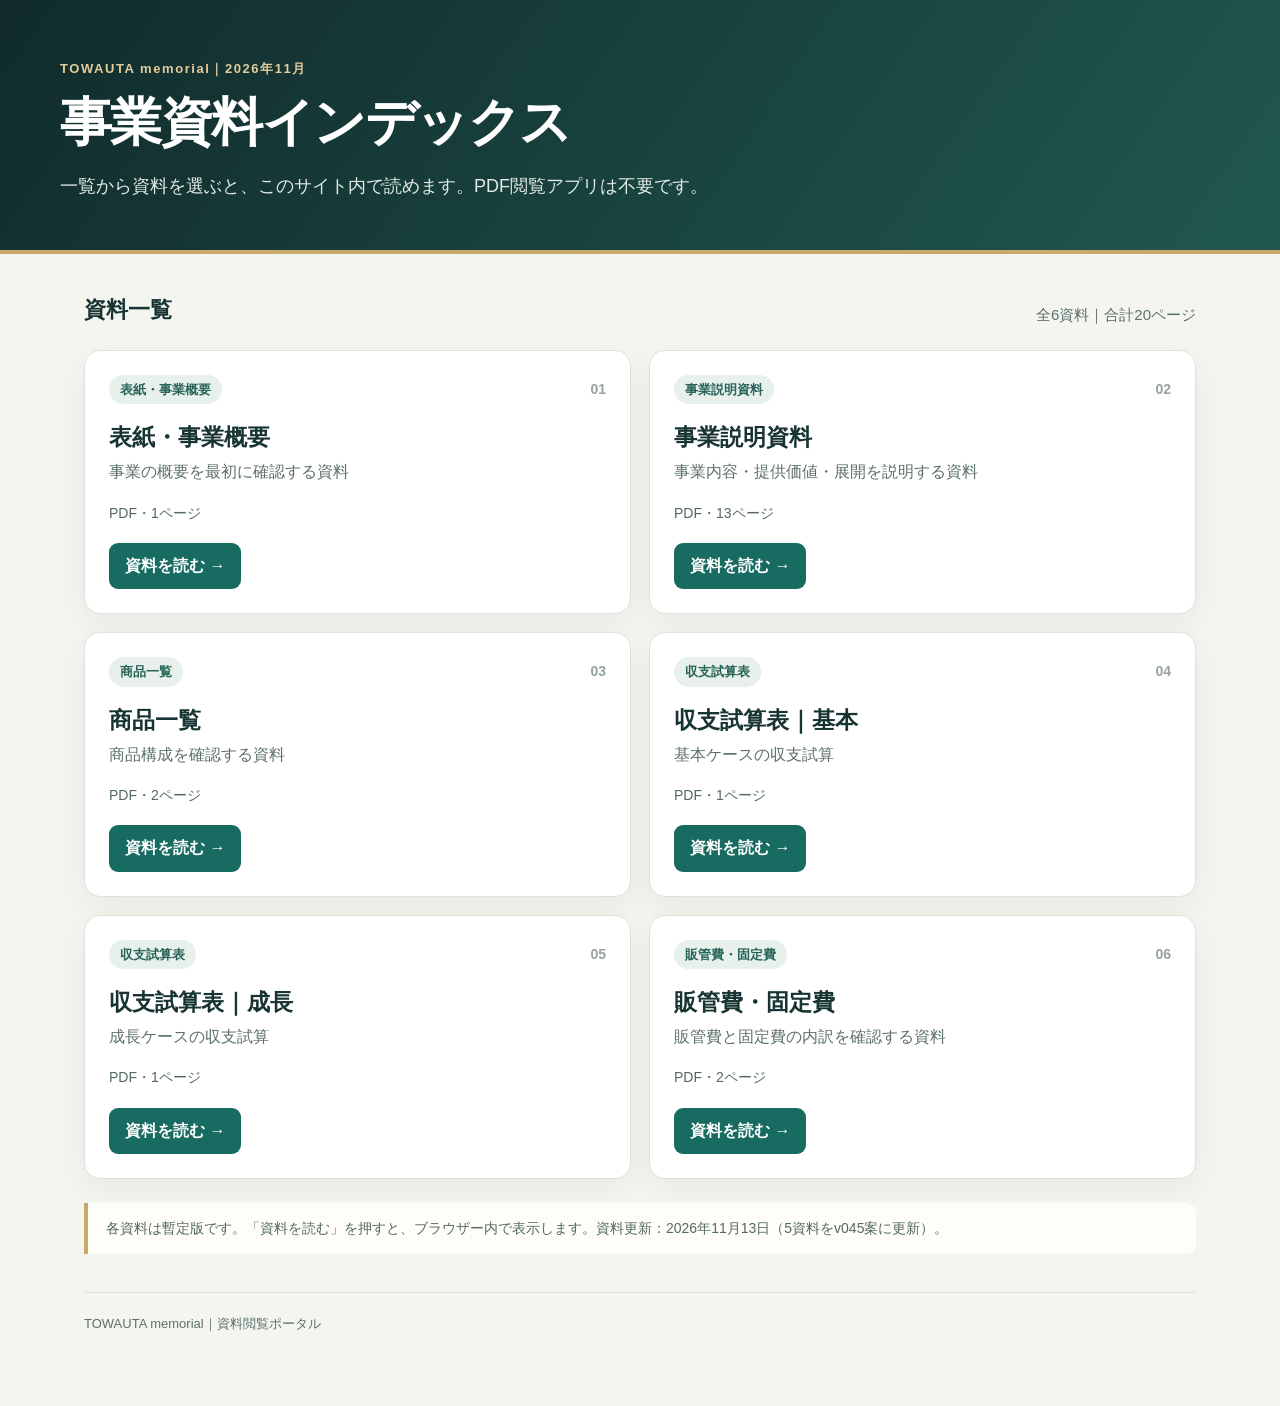
<file: memorial_draft/index.html>
<!doctype html><html lang="ja"><head><meta name="robots" content="noindex,nofollow,noarchive"><meta charset="utf-8"><meta name="viewport" content="width=device-width,initial-scale=1"><meta name="description" content="TOWAUTA memorialの事業資料PDF一覧"><title>TOWAUTA memorial｜資料インデックス</title><style>
:root{--ink:#173432;--muted:#5c706d;--teal:#176b61;--gold:#c9a86b;--paper:#f5f5ef;--line:#dce3dc;--white:#fff}*{box-sizing:border-box}body{margin:0;background:var(--paper);color:var(--ink);font-family:-apple-system,BlinkMacSystemFont,"Hiragino Kaku Gothic ProN","Yu Gothic",Meiryo,sans-serif;line-height:1.65}.hero{background:linear-gradient(125deg,#112b2c,#20584f);color:white;padding:58px max(24px,calc((100vw - 1160px)/2)) 48px;border-bottom:4px solid var(--gold)}.eyebrow{color:#e4cc9c;font-size:13px;font-weight:800;letter-spacing:.12em;margin:0 0 12px}.hero h1{font-size:clamp(32px,5vw,52px);line-height:1.2;margin:0;letter-spacing:-.03em}.hero p:last-child{max-width:700px;font-size:18px;color:#e2ece6;margin:18px 0 0}.wrap{max-width:1160px;margin:0 auto;padding:38px 24px 72px}.section-head{display:flex;align-items:end;justify-content:space-between;gap:16px;margin-bottom:22px}.section-head h2{margin:0;font-size:22px}.section-head p{margin:0;color:var(--muted);font-size:15px}.grid{display:grid;grid-template-columns:repeat(2,minmax(0,1fr));gap:18px}.card{background:var(--white);border:1px solid var(--line);border-radius:16px;padding:24px;box-shadow:0 10px 28px #183a3210;display:flex;flex-direction:column;min-height:225px}.card-top{display:flex;justify-content:space-between;align-items:center}.tag{display:inline-flex;border-radius:999px;background:#e7f0eb;color:#286458;font-size:13px;font-weight:800;padding:4px 11px}.number{font-size:14px;color:#96a49d;font-weight:800}.card h2{font-size:23px;line-height:1.35;margin:18px 0 6px}.card p{font-size:16px;color:var(--muted);margin:0}.meta{font-size:14px;color:#536963;margin-top:16px}.card-actions{display:flex;align-items:center;gap:16px;flex-wrap:wrap;margin-top:auto;padding-top:18px}.open{display:inline-block;align-self:flex-start;margin-top:auto;padding:10px 16px;border-radius:9px;background:var(--teal);color:white;text-decoration:none;font-size:16px;font-weight:750}.open:focus-visible{outline:3px solid #bd8623;outline-offset:3px}.note{margin-top:24px;border-left:4px solid var(--gold);background:#fffdf8;padding:14px 18px;border-radius:0 10px 10px 0;color:#536963;font-size:14px}.footer{border-top:1px solid var(--line);padding-top:20px;margin-top:38px;color:var(--muted);font-size:13px}@media(max-width:680px){.hero{padding:40px 22px 34px}.hero p:last-child{font-size:16px}.wrap{padding:28px 16px 54px}.section-head{display:block}.section-head p{margin-top:6px}.grid{grid-template-columns:1fr;gap:13px}.card{min-height:205px;padding:20px}.card h2{font-size:21px}}
</style></head><body><header class="hero"><p class="eyebrow">TOWAUTA memorial｜2026年11月</p><h1>事業資料インデックス</h1><p>一覧から資料を選ぶと、このサイト内で読めます。PDF閲覧アプリは不要です。</p></header><main class="wrap"><div class="section-head"><h2>資料一覧</h2><p>全6資料｜合計20ページ</p></div><section class="grid" aria-label="PDF資料一覧"><article class="card"><div class="card-top"><span class="tag">表紙・事業概要</span><span class="number">01</span></div><h2>表紙・事業概要</h2><p>事業の概要を最初に確認する資料</p><div class="meta">PDF・1ページ</div><div class="card-actions"><a class="open" href="viewer.html?doc=overview&amp;v=v045-20261113">資料を読む →</a></div></article><article class="card"><div class="card-top"><span class="tag">事業説明資料</span><span class="number">02</span></div><h2>事業説明資料</h2><p>事業内容・提供価値・展開を説明する資料</p><div class="meta">PDF・13ページ</div><div class="card-actions"><a class="open" href="viewer.html?doc=business-explanation&amp;v=v045-20261113">資料を読む →</a></div></article><article class="card"><div class="card-top"><span class="tag">商品一覧</span><span class="number">03</span></div><h2>商品一覧</h2><p>商品構成を確認する資料</p><div class="meta">PDF・2ページ</div><div class="card-actions"><a class="open" href="viewer.html?doc=products&amp;v=v045-20261113">資料を読む →</a></div></article><article class="card"><div class="card-top"><span class="tag">収支試算表</span><span class="number">04</span></div><h2>収支試算表｜基本</h2><p>基本ケースの収支試算</p><div class="meta">PDF・1ページ</div><div class="card-actions"><a class="open" href="viewer.html?doc=financial-basic&amp;v=v045-20261113">資料を読む →</a></div></article><article class="card"><div class="card-top"><span class="tag">収支試算表</span><span class="number">05</span></div><h2>収支試算表｜成長</h2><p>成長ケースの収支試算</p><div class="meta">PDF・1ページ</div><div class="card-actions"><a class="open" href="viewer.html?doc=financial-upside&amp;v=v045-20261113">資料を読む →</a></div></article><article class="card"><div class="card-top"><span class="tag">販管費・固定費</span><span class="number">06</span></div><h2>販管費・固定費</h2><p>販管費と固定費の内訳を確認する資料</p><div class="meta">PDF・2ページ</div><div class="card-actions"><a class="open" href="viewer.html?doc=selling-and-fixed-costs&amp;v=v045-20261113">資料を読む →</a></div></article></section><aside class="note">各資料は暫定版です。「資料を読む」を押すと、ブラウザー内で表示します。資料更新：2026年11月13日（5資料をv045案に更新）。</aside><footer class="footer">TOWAUTA memorial｜資料閲覧ポータル</footer></main></body></html>
</file>
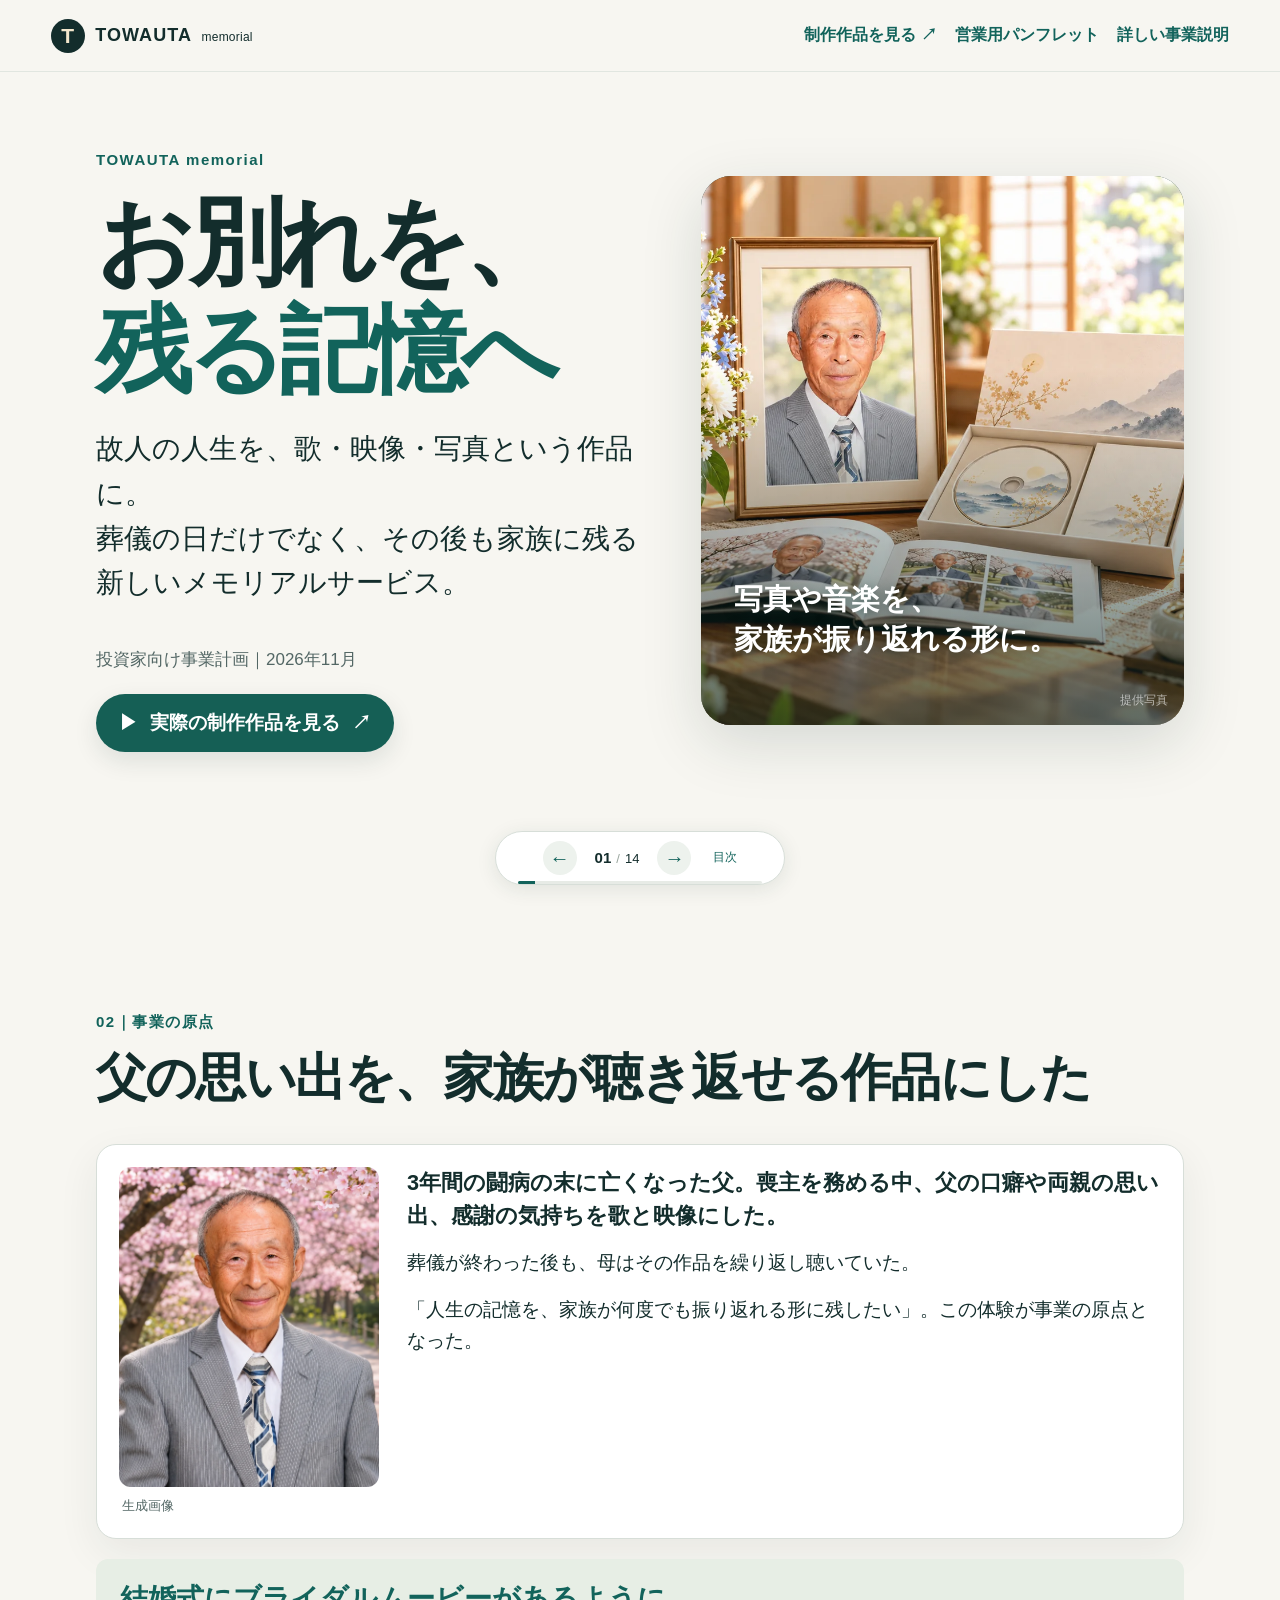
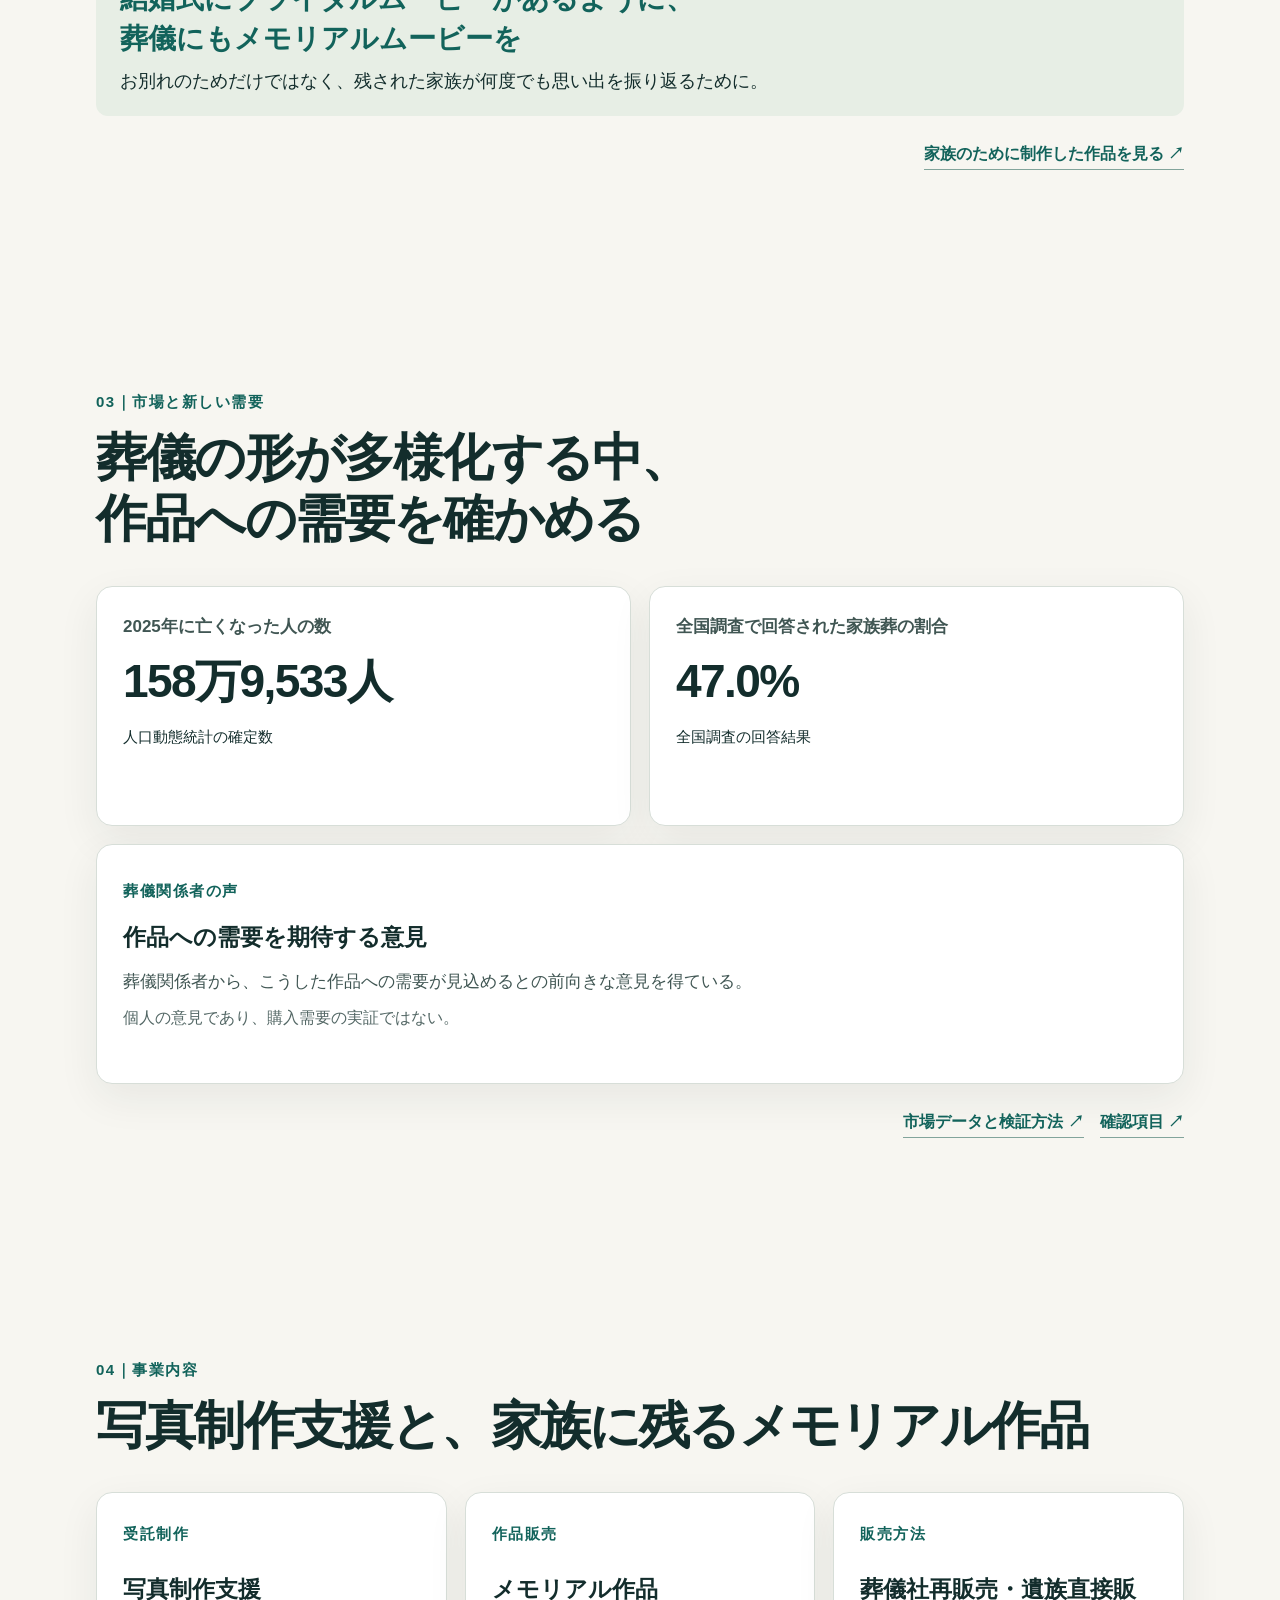
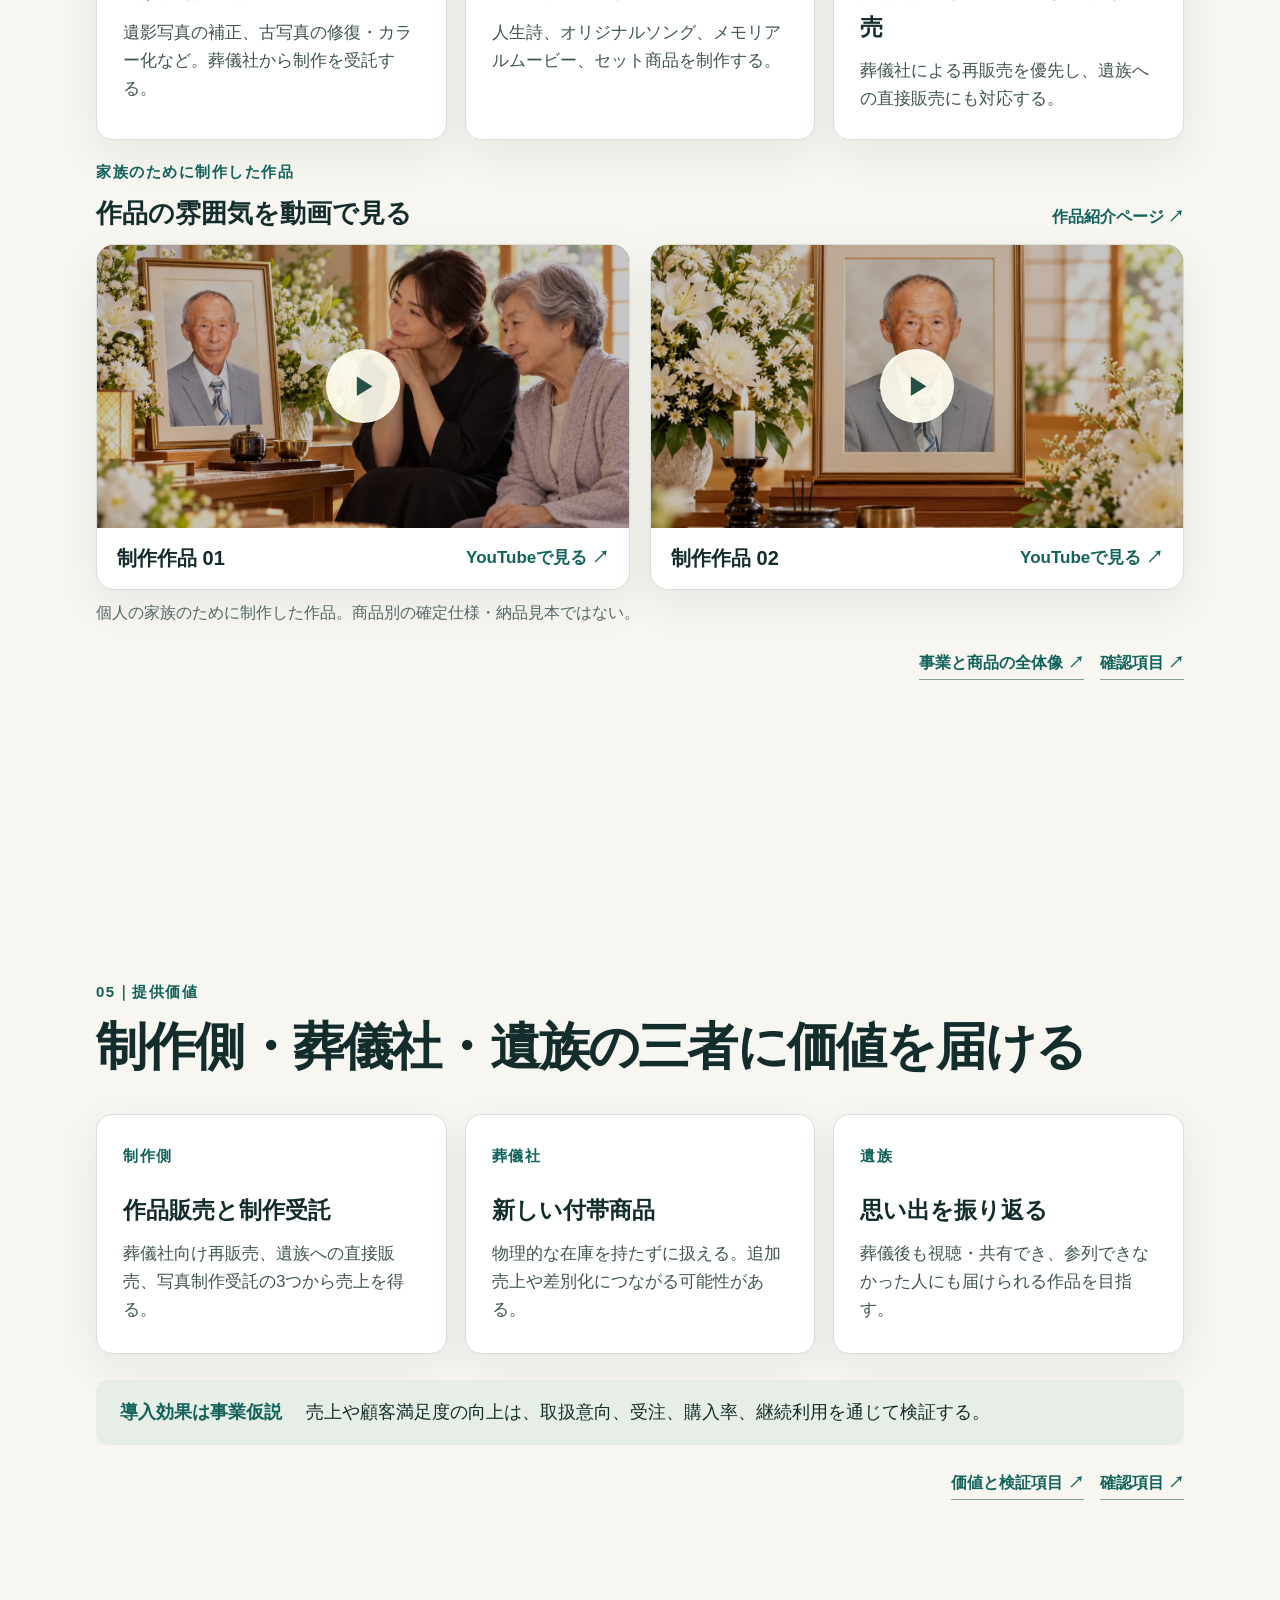
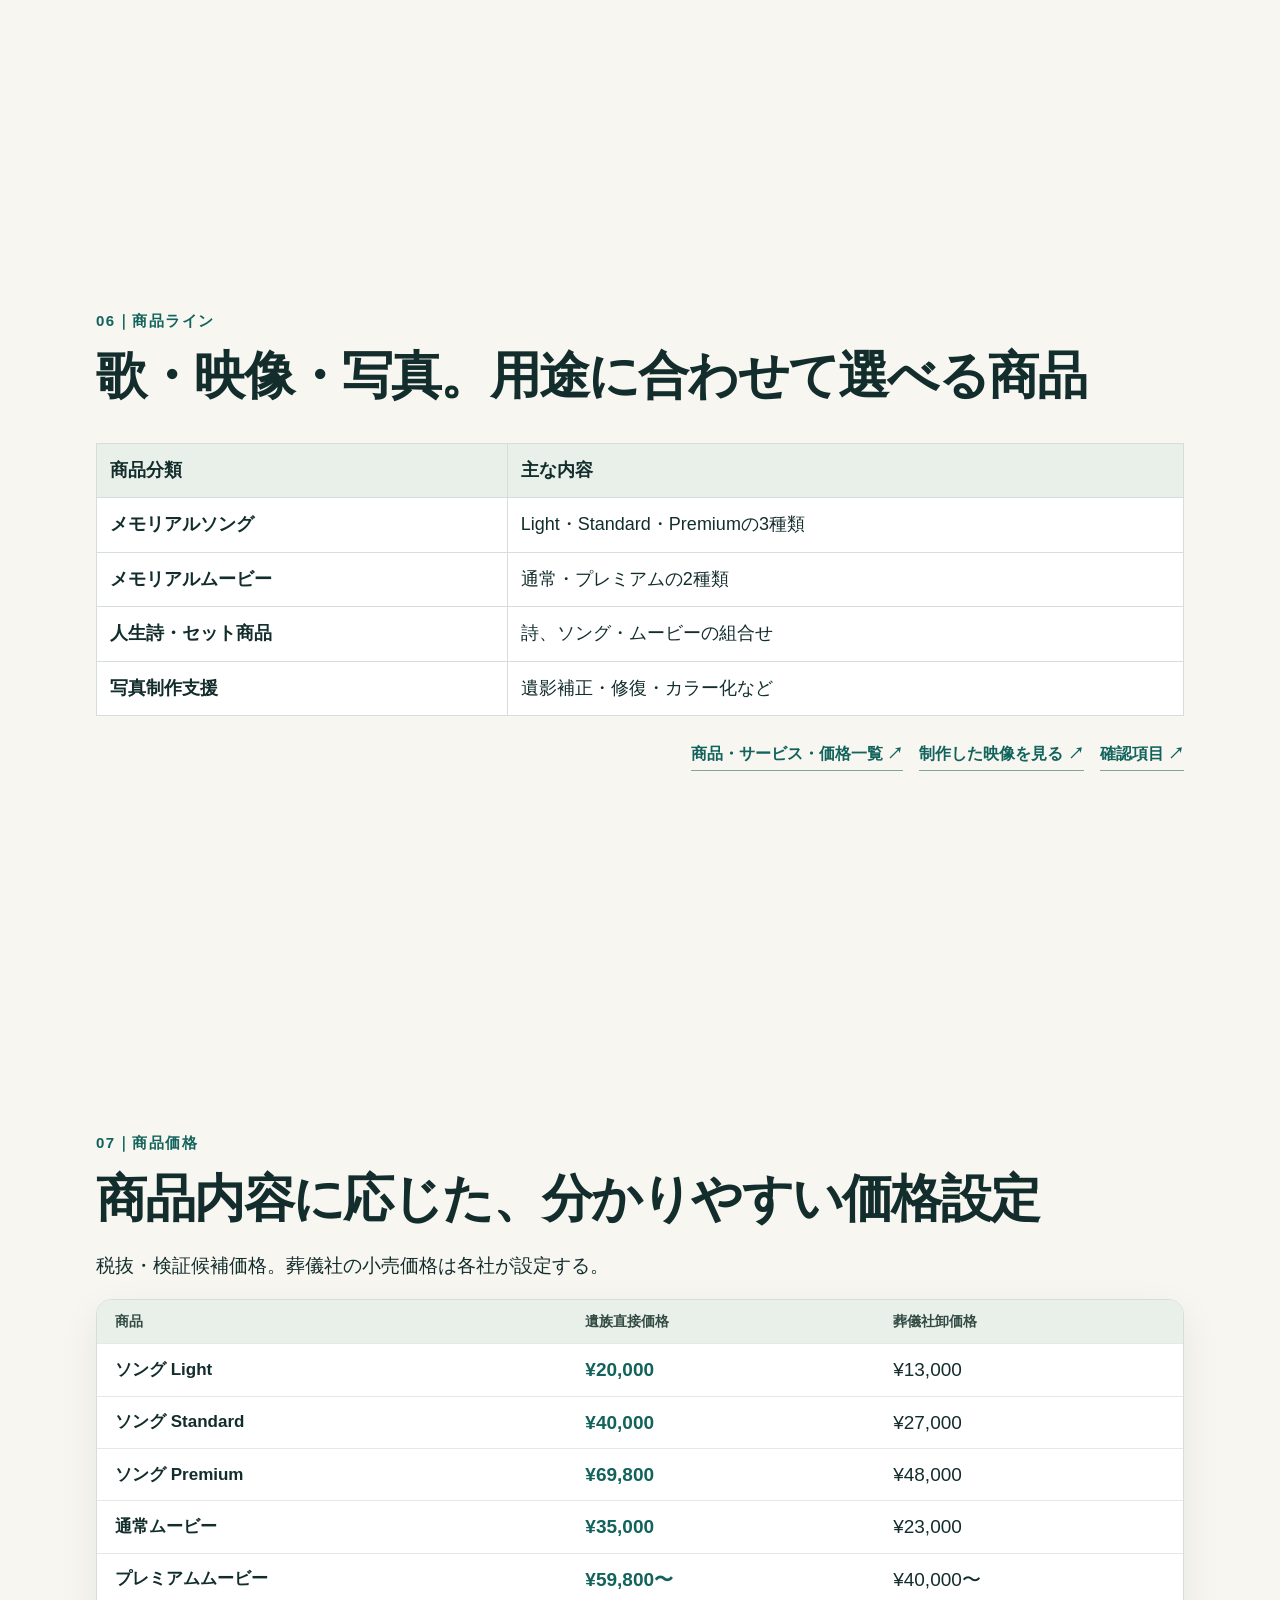
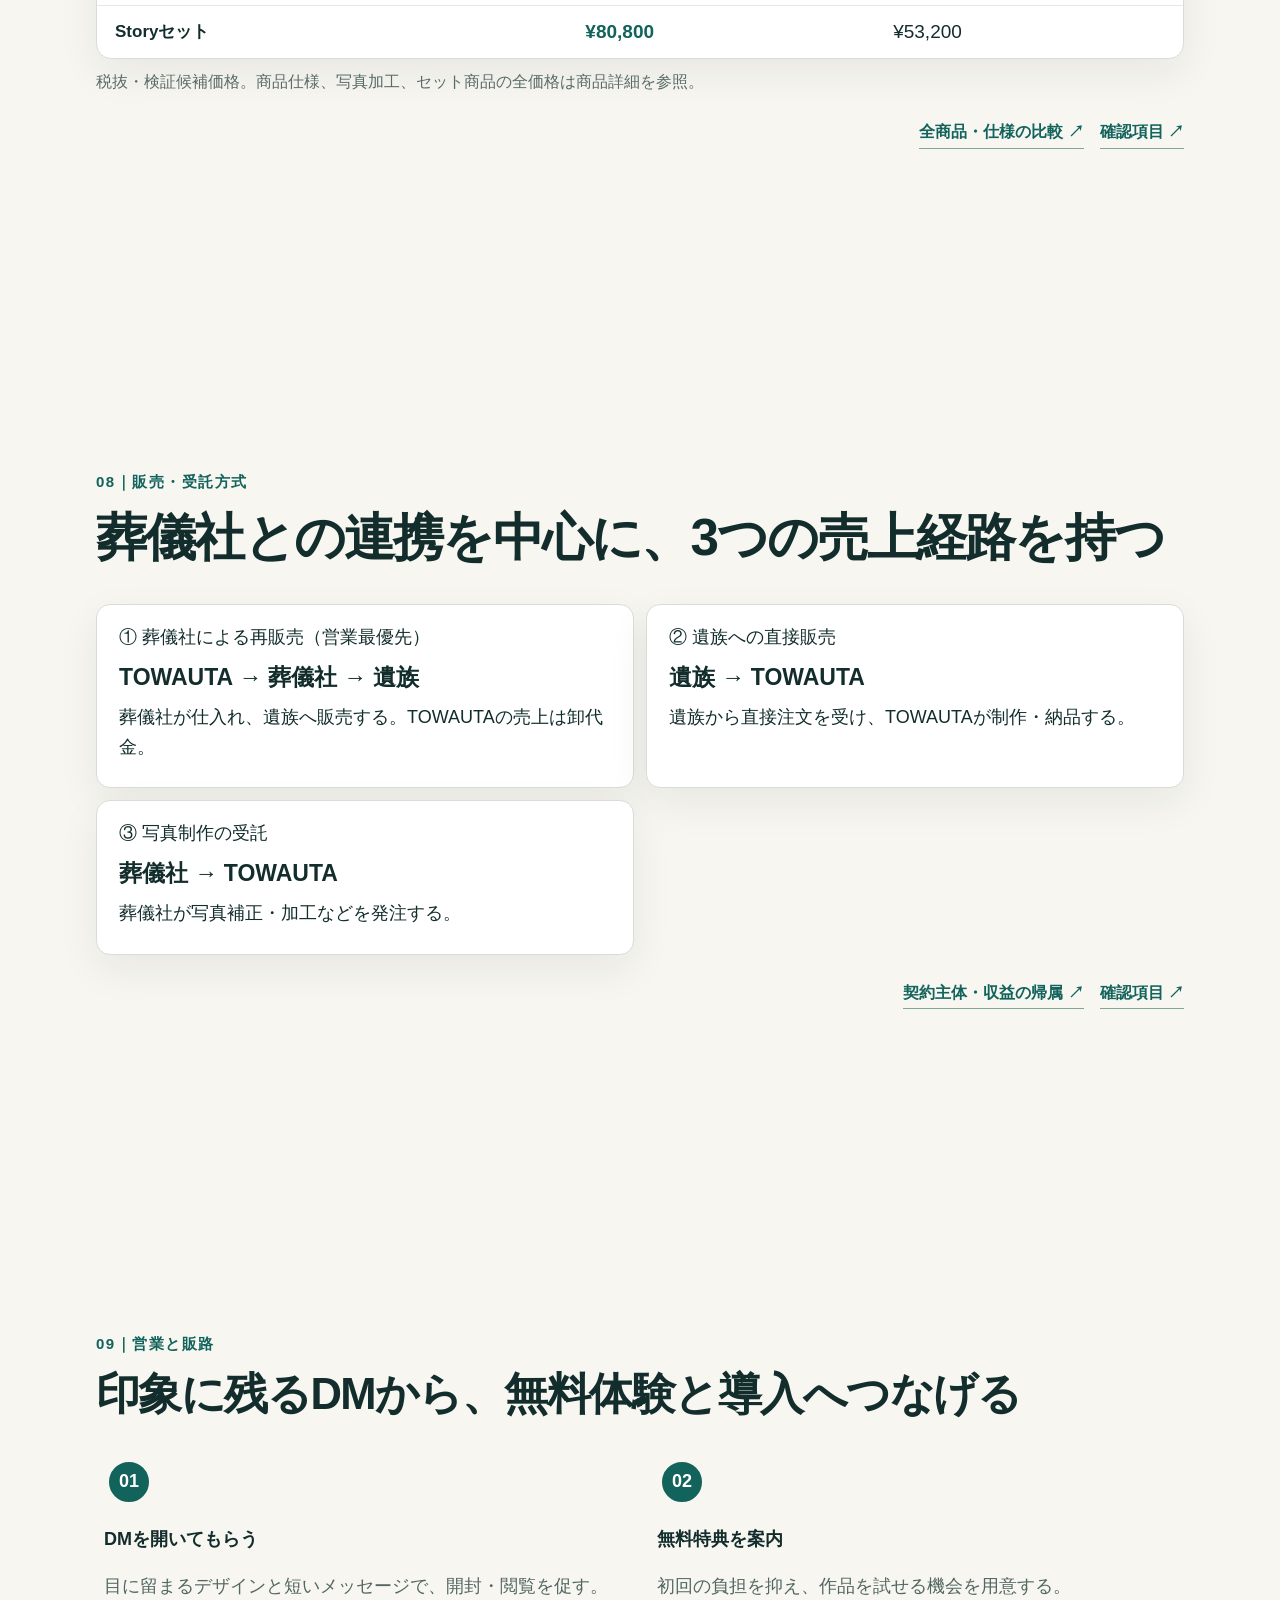
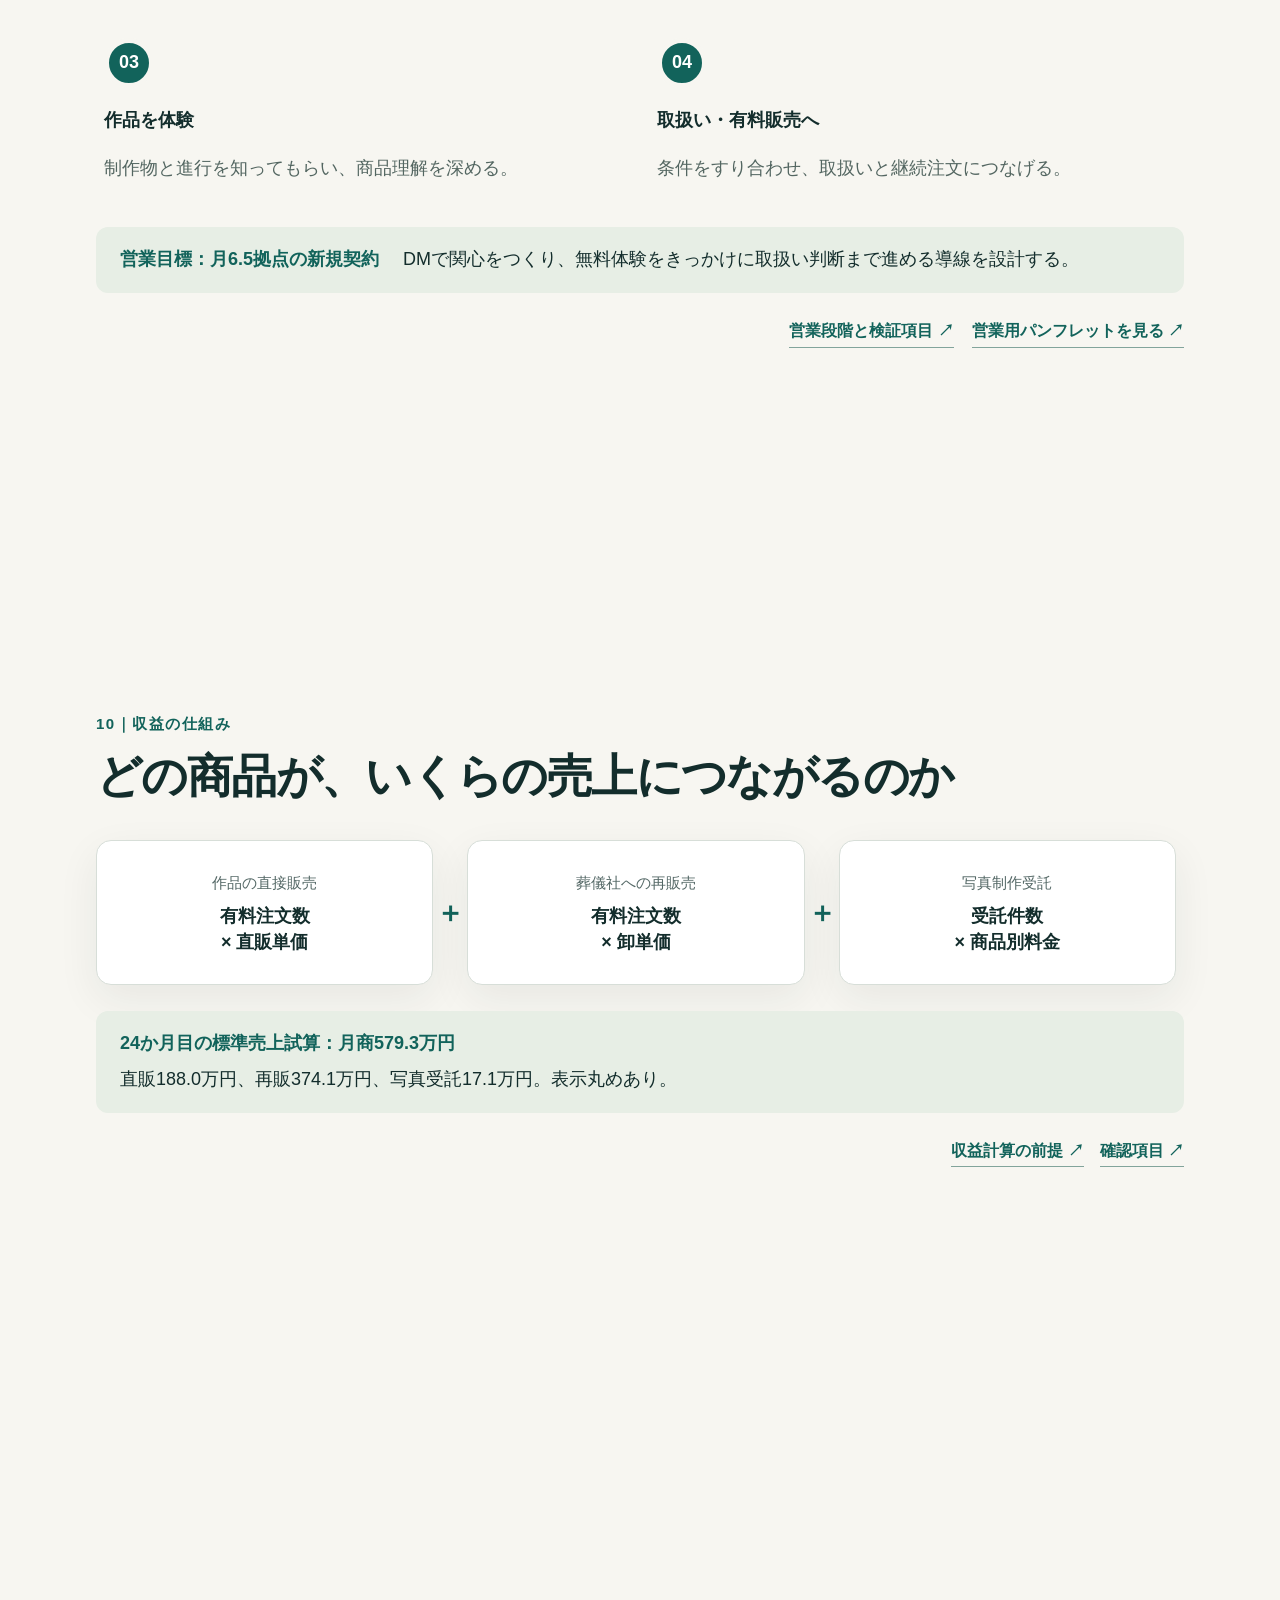
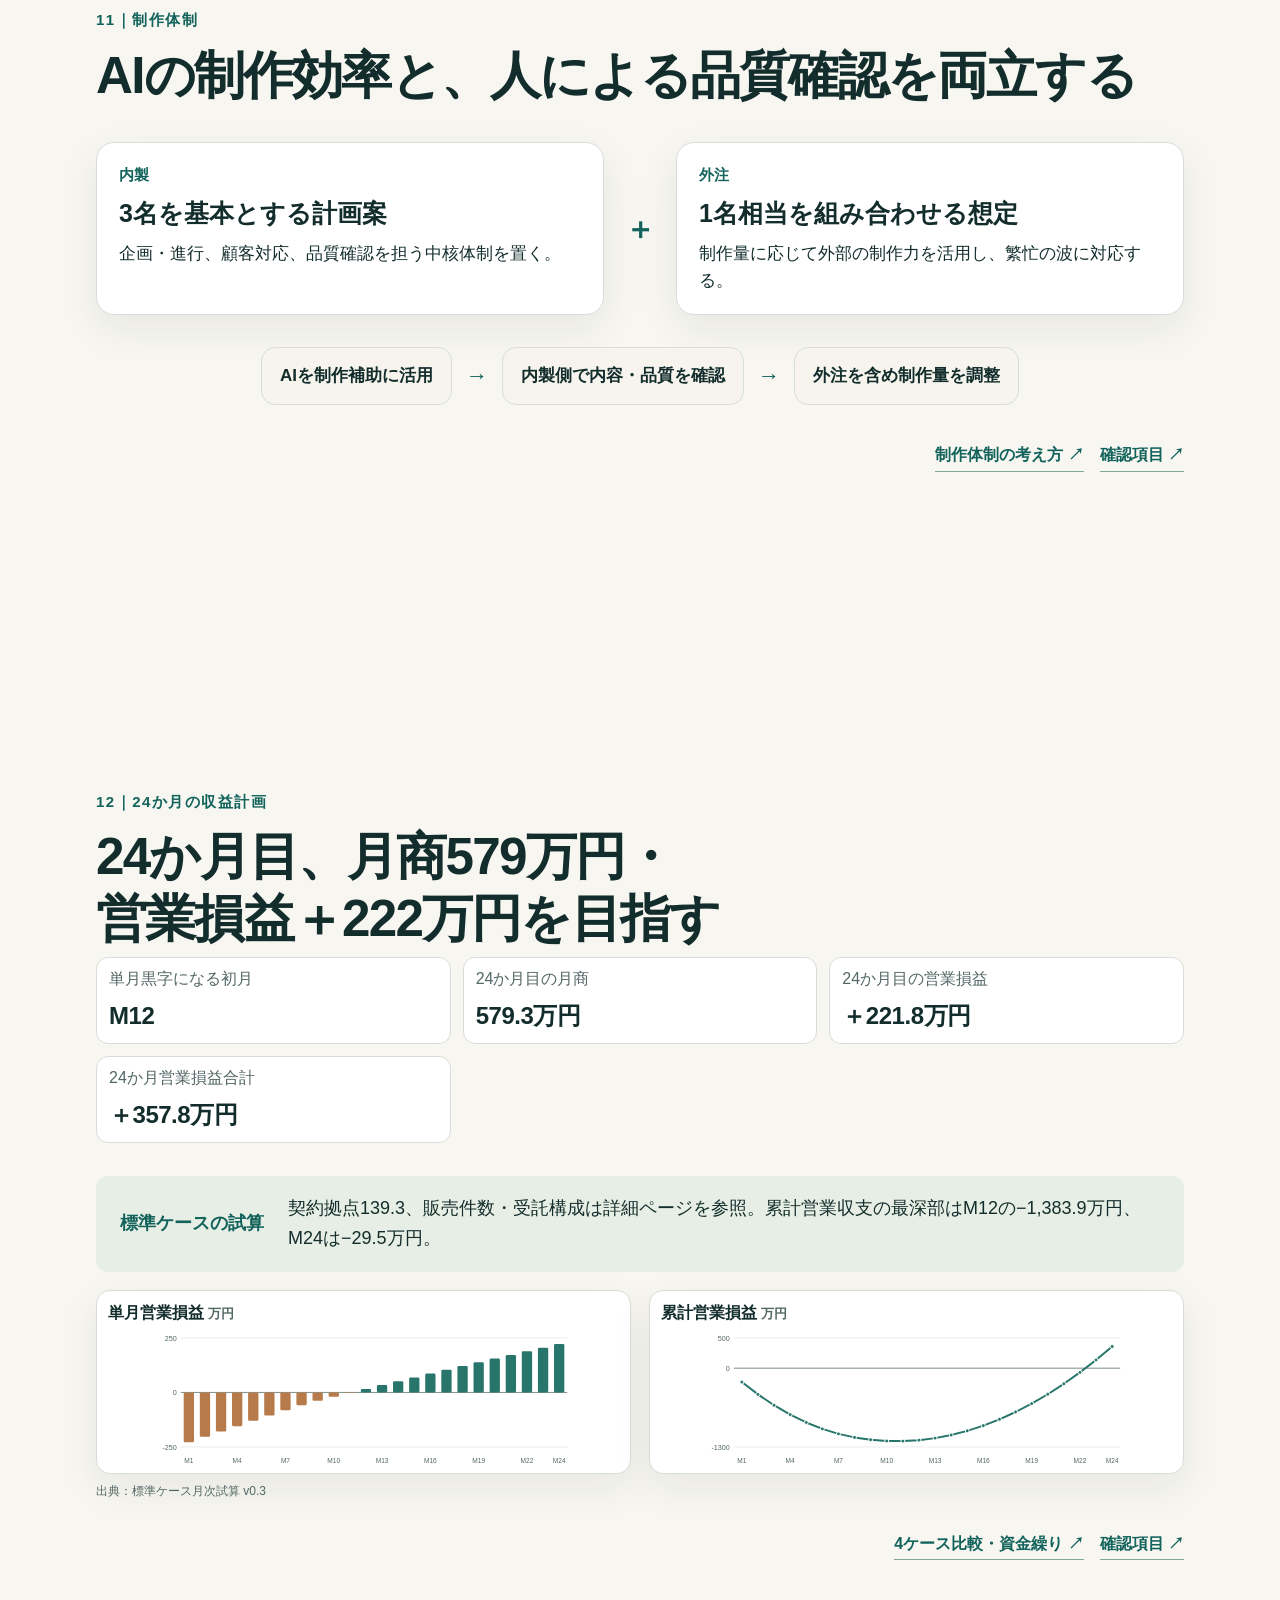
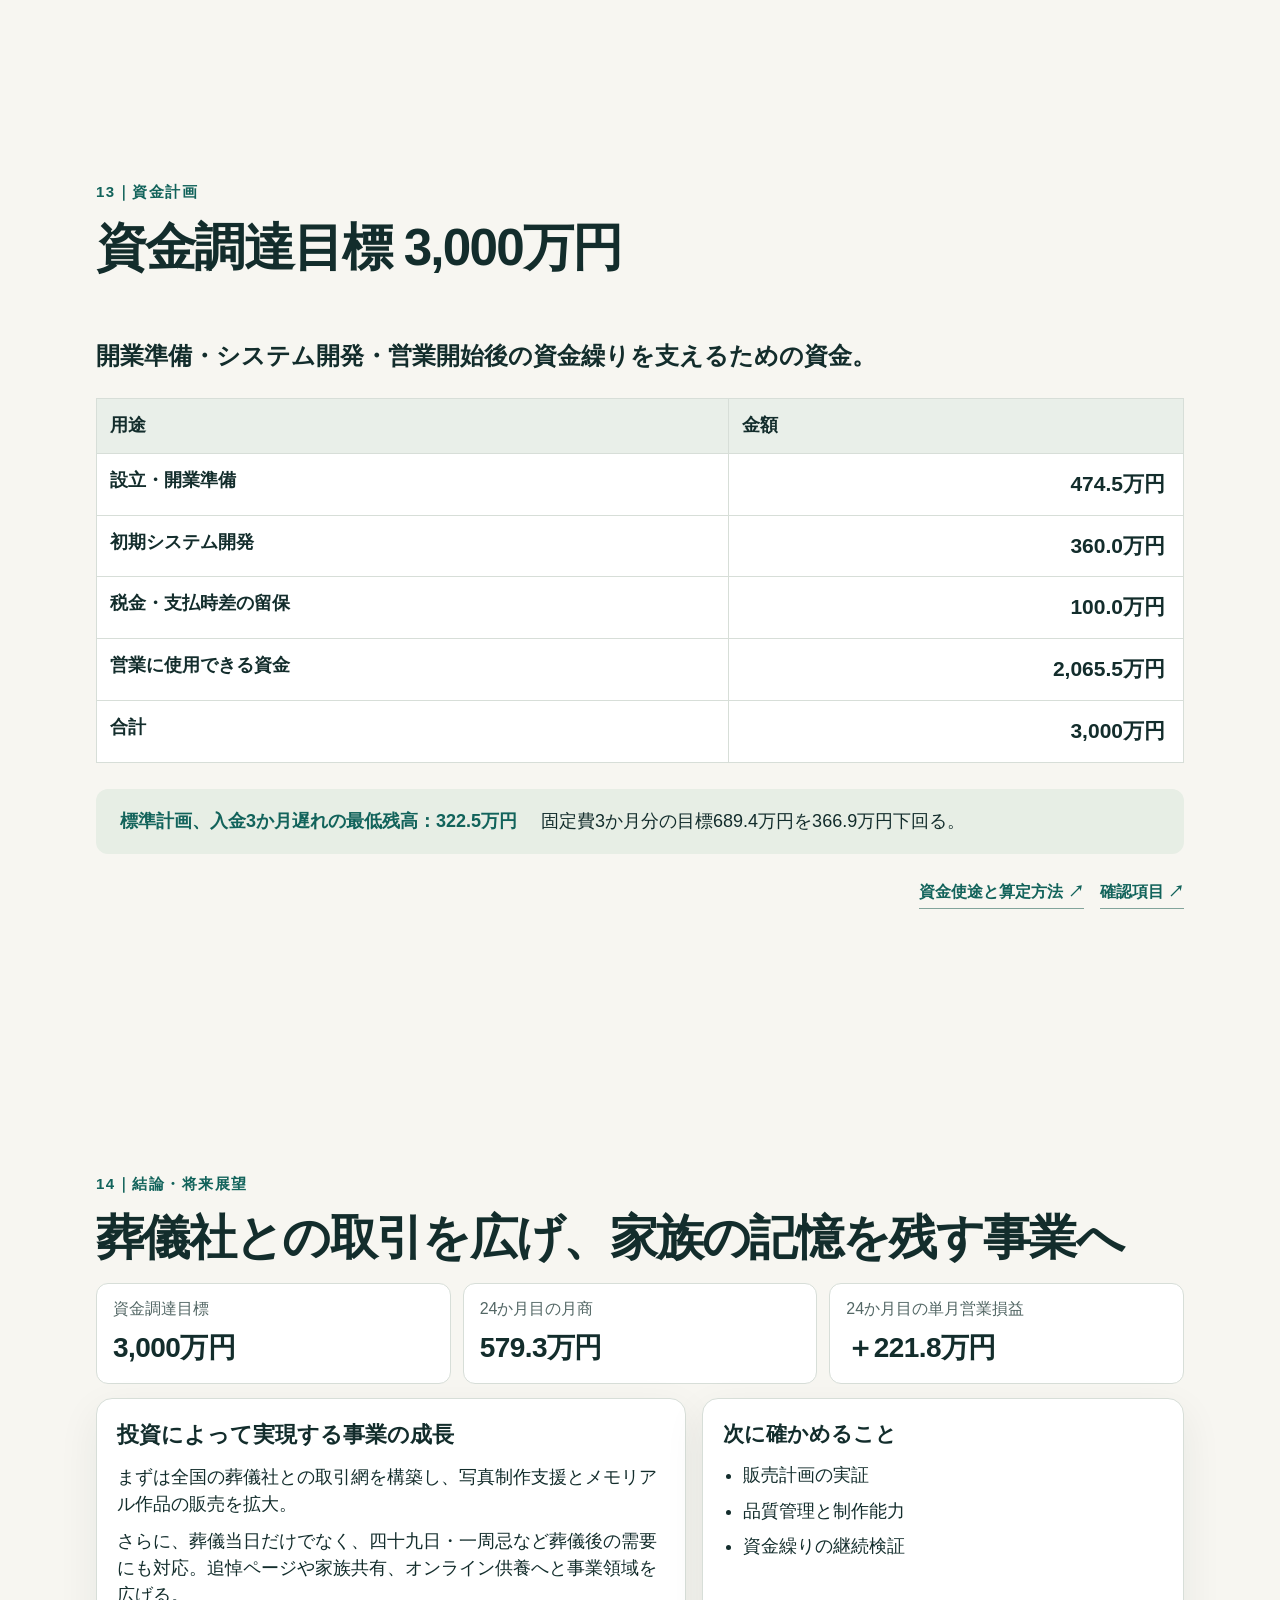
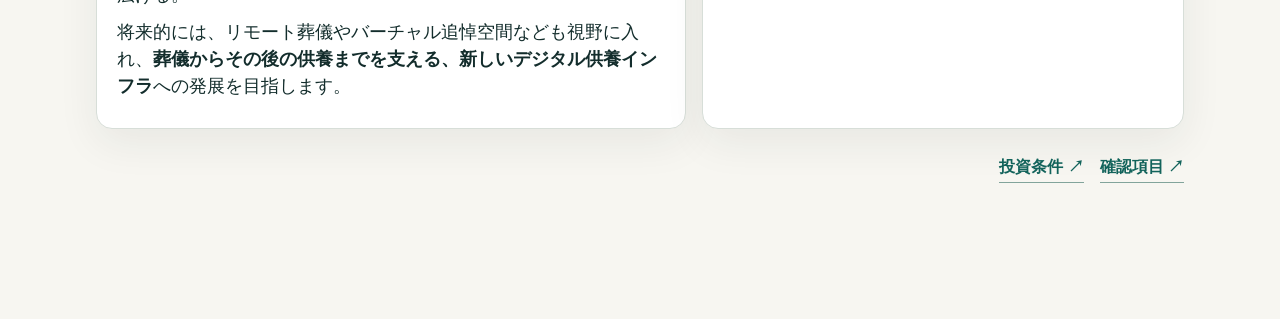
<file: presentation/index.html>
<!doctype html>
<html lang="ja">
<head>
<meta charset="utf-8"><meta content="width=device-width,initial-scale=1" name="viewport">
<meta content="#102b2b" name="theme-color"><meta content="葬儀社向けのメモリアル作品卸売と写真制作支援。現行事業方針と検証状況をまとめた事業紹介。" name="description">
<title>TOWAUTA memorial｜事業計画</title><link href="assets/site.css?v=v1.7.5c" rel="stylesheet">
</head>
<body class="deck-body">
<a class="skip" href="#slide-01">本編へ</a>
<header class="topbar"><a aria-label="TOWAUTA、1画面目へ" class="brand" href="#slide-01"><span class="brand-mark">T</span><span>TOWAUTA <small>memorial</small></span></a><div class="top-actions"><a class="quiet-link show-work-link" href="works.html">制作作品を見る ↗</a><a class="quiet-link" href="brochure.html">営業用パンフレット</a><a class="quiet-link" href="details.html">詳しい事業説明</a></div></header>
<main aria-label="14画面の投資家向け説明" id="deck">
<section class="slide hero-slide" data-title="表紙・事業コンセプト" id="slide-01"><div class="hero-copy"><p class="eyebrow">TOWAUTA memorial</p><h1>お別れを、<em>残る記憶へ</em></h1><p class="hero-sub">故人の人生を、歌・映像・写真という作品に。<br>葬儀の日だけでなく、その後も家族に残る新しいメモリアルサービス。</p><div class="hero-bottom">投資家向け事業計画｜2026年11月</div><a class="hero-work-cta" href="works.html"><span aria-hidden="true">▶</span> 実際の制作作品を見る <span aria-hidden="true">↗</span></a></div><div class="hero-art hero-art-photo"><img alt="遺影や写真アルバムを大切に飾った空間の提供写真" fetchpriority="high" height="960" src="assets/media/hero-1280.webp" width="1280"><div class="hero-photo-shade"></div><div class="art-caption">写真や音楽を、<br>家族が振り返れる形に。</div><span class="asset-label">提供写真</span></div></section>
<section class="slide" data-title="事業の原点" id="slide-02"><div class="slide-head"><p class="eyebrow">02｜事業の原点</p><h2>父の思い出を、家族が聴き返せる作品にした</h2></div><div class="origin-panel origin-with-photo"><figure class="origin-photo"><img alt="桜を背景にした男性の肖像の生成画像" height="1449" loading="lazy" src="assets/media/sakura-portrait.webp" width="1086"><figcaption>生成画像</figcaption></figure><div><p class="lead">3年間の闘病の末に亡くなった父。喪主を務める中、父の口癖や両親の思い出、感謝の気持ちを歌と映像にした。</p><p>葬儀が終わった後も、母はその作品を繰り返し聴いていた。</p><p>「人生の記憶を、家族が何度でも振り返れる形に残したい」。この体験が事業の原点となった。</p></div></div><div class="value-callout origin-catch"><strong>結婚式にブライダルムービーがあるように、<br>葬儀にもメモリアルムービーを</strong><span>お別れのためだけではなく、残された家族が何度でも思い出を振り返るために。</span></div><div class="slide-links"><a href="works.html">家族のために制作した作品を見る ↗</a></div></section>
<section class="slide" data-title="市場と新しい需要" id="slide-03"><div class="slide-head"><p class="eyebrow">03｜市場と新しい需要</p><h2>葬儀の形が多様化する中、作品への需要を確かめる</h2></div><div class="three-cards problem-cards"><article><p class="market-stat-label">2025年に亡くなった人の数</p><b class="market-number">158万9,533人</b><small>人口動態統計の確定数</small></article><article><p class="market-stat-label">全国調査で回答された家族葬の割合</p><b class="market-number">47.0%</b><small>全国調査の回答結果</small></article><article class="voice-card"><span class="card-no">葬儀関係者の声</span><h3>作品への需要を期待する意見</h3><p>葬儀関係者から、こうした作品への需要が見込めるとの前向きな意見を得ている。</p><small>個人の意見であり、購入需要の実証ではない。</small></article></div><div class="slide-links"><a href="details.html#d03">市場データと検証方法 ↗</a><a href="checks.html#demand">確認項目 ↗</a></div></section>
<section class="slide " data-title="事業内容" id="slide-04"><div class="slide-head"><p class="eyebrow">04｜事業内容</p><h2>写真制作支援と、家族に残るメモリアル作品</h2></div><div class="three-cards problem-cards"><article><span class="card-no">受託制作</span><h3>写真制作支援</h3><p>遺影写真の補正、古写真の修復・カラー化など。葬儀社から制作を受託する。</p></article><article><span class="card-no">作品販売</span><h3>メモリアル作品</h3><p>人生詩、オリジナルソング、メモリアルムービー、セット商品を制作する。</p></article><article><span class="card-no">販売方法</span><h3>葬儀社再販売・遺族直接販売</h3><p>葬儀社による再販売を優先し、遺族への直接販売にも対応する。</p></article></div><div class="works-showcase"><div class="works-head"><div><p class="eyebrow">家族のために制作した作品</p><h3>作品の雰囲気を動画で見る</h3></div><a class="small-text-link" href="works.html">作品紹介ページ ↗</a></div><div class="works-grid"><a class="work-card" href="https://youtu.be/wAvH8Zz_9Jk" rel="noopener noreferrer" target="_blank"><span class="work-poster"><img alt="故人の写真を家族が見つめる提供画像" src="assets/media/family-1280.webp"><span class="work-play">▶</span></span><span class="work-meta"><strong>制作作品 01</strong><span>YouTubeで見る ↗</span></span></a><a class="work-card" href="https://youtu.be/O0HQ9vBEnlY" rel="noopener noreferrer" target="_blank"><span class="work-poster"><img alt="花に囲まれた写真と祭壇の提供画像" src="assets/media/altar-1280.webp"><span class="work-play">▶</span></span><span class="work-meta"><strong>制作作品 02</strong><span>YouTubeで見る ↗</span></span></a></div><p class="visual-disclaimer">個人の家族のために制作した作品。商品別の確定仕様・納品見本ではない。</p></div><div class="slide-links"><a href="details.html#d04">事業と商品の全体像 ↗</a><a href="checks.html#product">確認項目 ↗</a></div></section>
<section class="slide " data-title="提供価値" id="slide-05"><div class="slide-head"><p class="eyebrow">05｜提供価値</p><h2>制作側・葬儀社・遺族の三者に価値を届ける</h2></div><div class="three-cards problem-cards"><article><span class="card-no">制作側</span><h3>作品販売と制作受託</h3><p>葬儀社向け再販売、遺族への直接販売、写真制作受託の3つから売上を得る。</p></article><article><span class="card-no">葬儀社</span><h3>新しい付帯商品</h3><p>物理的な在庫を持たずに扱える。追加売上や差別化につながる可能性がある。</p></article><article><span class="card-no">遺族</span><h3>思い出を振り返る</h3><p>葬儀後も視聴・共有でき、参列できなかった人にも届けられる作品を目指す。</p></article></div><div class="value-callout"><strong>導入効果は事業仮説</strong><span>売上や顧客満足度の向上は、取扱意向、受注、購入率、継続利用を通じて検証する。</span></div><div class="slide-links"><a href="details.html#d05">価値と検証項目 ↗</a><a href="checks.html#demand">確認項目 ↗</a></div></section>
<section class="slide " data-title="商品ライン" id="slide-06"><div class="slide-head"><p class="eyebrow">06｜商品ライン</p><h2>歌・映像・写真。用途に合わせて選べる商品</h2></div><div class="report-scroll"><table class="report-table"><thead><tr><th>商品分類</th><th>主な内容</th></tr></thead><tbody><tr><th>メモリアルソング</th><td>Light・Standard・Premiumの3種類</td></tr><tr><th>メモリアルムービー</th><td>通常・プレミアムの2種類</td></tr><tr><th>人生詩・セット商品</th><td>詩、ソング・ムービーの組合せ</td></tr><tr><th>写真制作支援</th><td>遺影補正・修復・カラー化など</td></tr></tbody></table></div><div class="slide-links"><a href="products.html#comparison">商品・サービス・価格一覧 ↗</a><a href="works.html">制作した映像を見る ↗</a><a href="checks.html#product">確認項目 ↗</a></div></section>
<section class="slide price-slide" data-title="商品価格" id="slide-07"><div class="slide-head"><p class="eyebrow">07｜商品価格</p><h2>商品内容に応じた、分かりやすい価格設定</h2></div><p class="plan-caption">税抜・検証候補価格。葬儀社の小売価格は各社が設定する。</p><div class="price-table-wrap"><table class="price-table"><thead><tr><th>商品</th><th>遺族直接価格</th><th>葬儀社卸価格</th></tr></thead><tbody><tr><th>ソング Light</th><td>¥20,000</td><td>¥13,000</td></tr><tr><th>ソング Standard</th><td>¥40,000</td><td>¥27,000</td></tr><tr><th>ソング Premium</th><td>¥69,800</td><td>¥48,000</td></tr><tr><th>通常ムービー</th><td>¥35,000</td><td>¥23,000</td></tr><tr><th>プレミアムムービー</th><td>¥59,800〜</td><td>¥40,000〜</td></tr><tr><th>Storyセット</th><td>¥80,800</td><td>¥53,200</td></tr></tbody></table></div><p class="footnote">税抜・検証候補価格。商品仕様、写真加工、セット商品の全価格は商品詳細を参照。</p><div class="slide-links"><a href="products.html#comparison">全商品・仕様の比較 ↗</a><a href="checks.html#product">確認項目 ↗</a></div></section>
<section class="slide " data-title="販売・受託方式" id="slide-08"><div class="slide-head"><p class="eyebrow">08｜販売・受託方式</p><h2>葬儀社との連携を中心に、3つの売上経路を持つ</h2></div><div class="sales-modes mode-flow-grid"><article class="mode-card"><span>① 葬儀社による再販売（営業最優先）</span><h3>TOWAUTA → 葬儀社 → 遺族</h3><p>葬儀社が仕入れ、遺族へ販売する。TOWAUTAの売上は卸代金。</p></article><article class="mode-card"><span>② 遺族への直接販売</span><h3>遺族 → TOWAUTA</h3><p>遺族から直接注文を受け、TOWAUTAが制作・納品する。</p></article><article class="mode-card"><span>③ 写真制作の受託</span><h3>葬儀社 → TOWAUTA</h3><p>葬儀社が写真補正・加工などを発注する。</p></article></div><div class="slide-links"><a href="details.html#distribution">契約主体・収益の帰属 ↗</a><a href="checks.html#sales">確認項目 ↗</a></div></section>
<section class="slide" data-title="営業と販路" id="slide-09"><div class="slide-head"><p class="eyebrow">09｜営業と販路</p><h2>印象に残るDMから、無料体験と導入へつなげる</h2></div><div class="sales-track"><div class="track-node"><span>01</span><h3>DMを開いてもらう</h3><p>目に留まるデザインと短いメッセージで、開封・閲覧を促す。</p></div><div class="track-node"><span>02</span><h3>無料特典を案内</h3><p>初回の負担を抑え、作品を試せる機会を用意する。</p></div><div class="track-node"><span>03</span><h3>作品を体験</h3><p>制作物と進行を知ってもらい、商品理解を深める。</p></div><div class="track-node"><span>04</span><h3>取扱い・有料販売へ</h3><p>条件をすり合わせ、取扱いと継続注文につなげる。</p></div></div><div class="value-callout"><strong>営業目標：月6.5拠点の新規契約</strong><span>DMで関心をつくり、無料体験をきっかけに取扱い判断まで進める導線を設計する。</span></div><div class="slide-links"><a href="details.html#pilot">営業段階と検証項目 ↗</a><a href="brochure.html">営業用パンフレットを見る ↗</a></div></section>
<section class="slide " data-title="収益の仕組み" id="slide-10"><div class="slide-head"><p class="eyebrow">10｜収益の仕組み</p><h2>どの商品が、いくらの売上につながるのか</h2></div><div class="revenue-equation"><div class="equation-card"><span>作品の直接販売</span><b>有料注文数<br>× 直販単価</b></div><span class="operator">＋</span><div class="equation-card"><span>葬儀社への再販売</span><b>有料注文数<br>× 卸単価</b></div><span class="operator">＋</span><div class="equation-card"><span>写真制作受託</span><b>受託件数<br>× 商品別料金</b></div></div><div class="value-callout"><strong>24か月目の標準売上試算：月商579.3万円</strong><span>直販188.0万円、再販374.1万円、写真受託17.1万円。表示丸めあり。</span></div><div class="slide-links"><a href="details.html#finance">収益計算の前提 ↗</a><a href="checks.html#profit">確認項目 ↗</a></div></section>
<section class="slide" data-title="制作体制" id="slide-11"><div class="slide-head"><p class="eyebrow">11｜制作体制</p><h2>AIの制作効率と、人による品質確認を両立する</h2></div><div class="staffing-model"><article><span>内製</span><strong>3名を基本とする計画案</strong><p>企画・進行、顧客対応、品質確認を担う中核体制を置く。</p></article><b class="staff-plus" aria-hidden="true">＋</b><article><span>外注</span><strong>1名相当を組み合わせる想定</strong><p>制作量に応じて外部の制作力を活用し、繁忙の波に対応する。</p></article></div><div class="team-flow"><span>AIを制作補助に活用</span><b aria-hidden="true">→</b><span>内製側で内容・品質を確認</span><b aria-hidden="true">→</b><span>外注を含め制作量を調整</span></div><div class="slide-links"><a href="details.html#capacity">制作体制の考え方 ↗</a><a href="checks.html#quality">確認項目 ↗</a></div></section>
<section class="slide financial-slide" data-title="24か月の収益計画" id="slide-12"><div class="slide-head"><p class="eyebrow">12｜24か月の収益計画</p><h2>24か月目、月商579万円・営業損益＋222万円を目指す</h2></div><div class="closing-kpis finance-kpis"><div><span>単月黒字になる初月</span><b>M12</b></div><div><span>24か月目の月商</span><b>579.3万円</b></div><div><span>24か月目の営業損益</span><b>＋221.8万円</b></div><div><span>24か月営業損益合計</span><b>＋357.8万円</b></div></div><div class="value-callout"><strong>標準ケースの試算</strong><span>契約拠点139.3、販売件数・受託構成は詳細ページを参照。累計営業収支の最深部はM12の−1,383.9万円、M24は−29.5万円。</span></div><div class="profit-chart-grid"><figure class="profit-chart"><figcaption>単月営業損益 <span>万円</span></figcaption><svg class="profit-monthly-chart" role="img" aria-label="M1からM24の単月営業損益（万円）"></svg></figure><figure class="profit-chart"><figcaption>累計営業損益 <span>万円</span></figcaption><svg class="profit-cumulative-chart" role="img" aria-label="M1からM24の累計営業損益（万円）"></svg></figure></div><script type="application/json" id="monthly-profit-data">[{"month":"M1","monthly":-228.497,"cumulative":-228.497},{"month":"M2","monthly":-203.6364,"cumulative":-432.1334},{"month":"M3","monthly":-178.9599,"cumulative":-611.0933},{"month":"M4","monthly":-154.4658,"cumulative":-765.5591},{"month":"M5","monthly":-130.1521,"cumulative":-895.7112},{"month":"M6","monthly":-106.0171,"cumulative":-1001.7283},{"month":"M7","monthly":-82.059,"cumulative":-1083.7873},{"month":"M8","monthly":-58.276,"cumulative":-1142.0633},{"month":"M9","monthly":-38.5623,"cumulative":-1180.6255},{"month":"M10","monthly":-20.3367,"cumulative":-1200.9622},{"month":"M11","monthly":-2.2403,"cumulative":-1203.2025},{"month":"M12","monthly":15.7282,"cumulative":-1187.4743},{"month":"M13","monthly":33.5697,"cumulative":-1153.9046},{"month":"M14","monthly":51.2857,"cumulative":-1102.6189},{"month":"M15","monthly":68.8772,"cumulative":-1033.7416},{"month":"M16","monthly":86.3456,"cumulative":-947.3961},{"month":"M17","monthly":103.6919,"cumulative":-843.7042},{"month":"M18","monthly":120.9174,"cumulative":-722.7868},{"month":"M19","monthly":138.0233,"cumulative":-584.7636},{"month":"M20","monthly":155.0107,"cumulative":-429.7528},{"month":"M21","monthly":171.8809,"cumulative":-257.872},{"month":"M22","monthly":188.635,"cumulative":-69.237},{"month":"M23","monthly":205.2741,"cumulative":136.0372},{"month":"M24","monthly":221.7995,"cumulative":357.8367}]</script><script src="assets/profit-charts-v2.js"></script><p class="chart-source">出典：標準ケース月次試算 v0.3</p><div class="slide-links"><a href="reconciliation.html#scenario">4ケース比較・資金繰り ↗</a><a href="checks.html#profit">確認項目 ↗</a></div></section>
<section class="slide " data-title="資金計画" id="slide-13"><div class="slide-head"><p class="eyebrow">13｜資金計画</p><h2>資金調達目標 3,000万円</h2></div><p class="lead">開業準備・システム開発・営業開始後の資金繰りを支えるための資金。</p><div class="report-scroll"><table class="report-table"><thead><tr><th>用途</th><th>金額</th></tr></thead><tbody><tr><th>設立・開業準備</th><td>474.5万円</td></tr><tr><th>初期システム開発</th><td>360.0万円</td></tr><tr><th>税金・支払時差の留保</th><td>100.0万円</td></tr><tr><th>営業に使用できる資金</th><td>2,065.5万円</td></tr><tr><th>合計</th><td><b>3,000万円</b></td></tr></tbody></table></div><div class="value-callout"><strong>標準計画、入金3か月遅れの最低残高：322.5万円</strong><span>固定費3か月分の目標689.4万円を366.9万円下回る。</span></div><div class="slide-links"><a href="details.html#funding">資金使途と算定方法 ↗</a><a href="checks.html#funds">確認項目 ↗</a></div></section>
<section class="slide " data-title="結論・将来展望" id="slide-14"><div class="slide-head"><p class="eyebrow">14｜結論・将来展望</p><h2>葬儀社との取引を広げ、家族の記憶を残す事業へ</h2></div><div class="closing-kpis finance-kpis"><div><span>資金調達目標</span><b>3,000万円</b></div><div><span>24か月目の月商</span><b>579.3万円</b></div><div><span>24か月目の単月営業損益</span><b>＋221.8万円</b></div></div><div class="future-grid"><div class="future-copy"><h3>投資によって実現する事業の成長</h3><p>まずは全国の葬儀社との取引網を構築し、写真制作支援とメモリアル作品の販売を拡大。</p><p>さらに、葬儀当日だけでなく、四十九日・一周忌など葬儀後の需要にも対応。追悼ページや家族共有、オンライン供養へと事業領域を広げる。</p><p>将来的には、リモート葬儀やバーチャル追悼空間なども視野に入れ、<strong>葬儀からその後の供養までを支える、新しいデジタル供養インフラ</strong>への発展を目指します。</p></div><div class="investor-questions"><h3>次に確かめること</h3><ul><li>販売計画の実証</li><li>品質管理と制作能力</li><li>資金繰りの継続検証</li></ul></div></div><div class="slide-links"><a href="details.html#investment">投資条件 ↗</a><a href="checks.html#funds">確認項目 ↗</a></div></section>
</main>
<footer class="deck-controls"><a aria-label="前の画面" href="#slide-01" id="prev">←</a><span><b id="current">01</b><i>/</i><span>14</span></span><a aria-label="次の画面" href="#slide-02" id="next">→</a><div class="progress"><span id="progress"></span></div><a class="contents-link" href="#contents">目次</a></footer>
<nav aria-label="画面一覧" class="contents" id="contents"><div class="contents-head"><b>画面一覧</b><a aria-label="閉じる" href="#slide-01">×</a></div><ol><li><a href="#slide-01">表紙・事業コンセプト</a></li><li><a href="#slide-02">事業の原点</a></li><li><a href="#slide-03">市場と新しい需要</a></li><li><a href="#slide-04">事業内容</a></li><li><a href="#slide-05">提供価値</a></li><li><a href="#slide-06">商品ライン</a></li><li><a href="#slide-07">商品価格</a></li><li><a href="#slide-08">販売・受託方式</a></li><li><a href="#slide-09">営業と販路</a></li><li><a href="#slide-10">収益の仕組み</a></li><li><a href="#slide-11">制作体制</a></li><li><a href="#slide-12">24か月の収益計画</a></li><li><a href="#slide-13">資金計画</a></li><li><a href="#slide-14">結論・将来展望</a></li></ol><div class="contents-footer"><a href="details.html">詳細・根拠</a><a href="checks.html">確認項目</a><a href="brochure.html">営業用パンフレット</a></div></nav>
<script src="assets/site.js"></script>
</body></html>
</file>
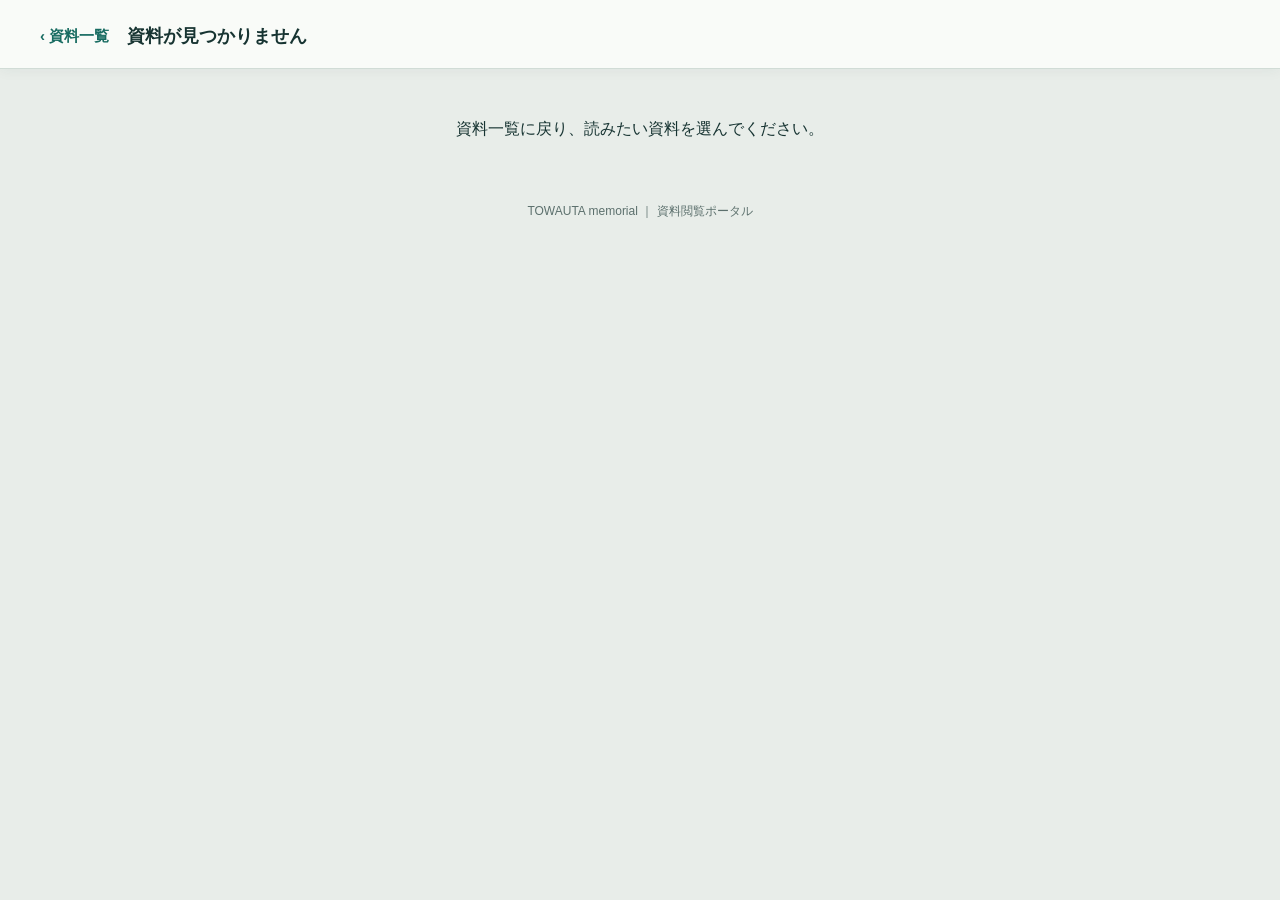
<file: memorial_draft/viewer.html>
<!doctype html>
<html lang="ja">
<head>
  <meta charset="utf-8">
  <meta name="viewport" content="width=device-width,initial-scale=1,viewport-fit=cover">
  <meta name="robots" content="noindex,nofollow,noarchive">
  <meta name="theme-color" content="#173432">
  <title>資料を読む｜TOWAUTA memorial</title>
  <link rel="stylesheet" href="viewer.css?v=20261113-2">
  <script src="viewer.js?v=v045-20261113" defer></script>
</head>
<body>
  <header class="reader-header" id="reader-header">
    <div class="title-row">
      <a class="back" href="./">‹ 資料一覧</a>
      <h1 id="document-title">資料を読み込み中…</h1>
    </div>
    <nav class="toolbar" aria-label="資料の表示操作" hidden id="toolbar">
      <div class="page-controls">
        <button id="previous" type="button" aria-label="前のページ">‹</button>
        <label class="page-label" for="page-select">ページ</label>
        <select id="page-select" aria-label="表示するページ"></select>
        <span id="page-total"></span>
        <button id="next" type="button" aria-label="次のページ">›</button>
      </div>
      <div class="zoom-controls">
        <button id="zoom-out" type="button" aria-label="縮小">−</button>
        <output id="zoom-value" aria-live="polite">100%</output>
        <button id="zoom-in" type="button" aria-label="拡大">＋</button>
        <button id="fit" type="button">幅に合わせる</button>
      </div>
    </nav>
  </header>
  <p class="reader-hint" id="reader-hint" hidden>下へスクロールして読めます。細かい文字は「＋」で拡大できます。</p>
  <p id="status" class="status" role="status">資料を読み込んでいます。</p>
  <main id="reader" aria-label="資料のページ" hidden><div class="pages" id="pages"></div></main>
  <noscript>
    <div class="status">サイト内表示にはJavaScriptが必要です。ブラウザーのJavaScriptを有効にして、<a href="./">資料一覧から開き直してください。</a></div>
  </noscript>
  <footer> TOWAUTA memorial <span aria-hidden="true">｜</span> 資料閲覧ポータル</footer>
</body>
</html>
</file>
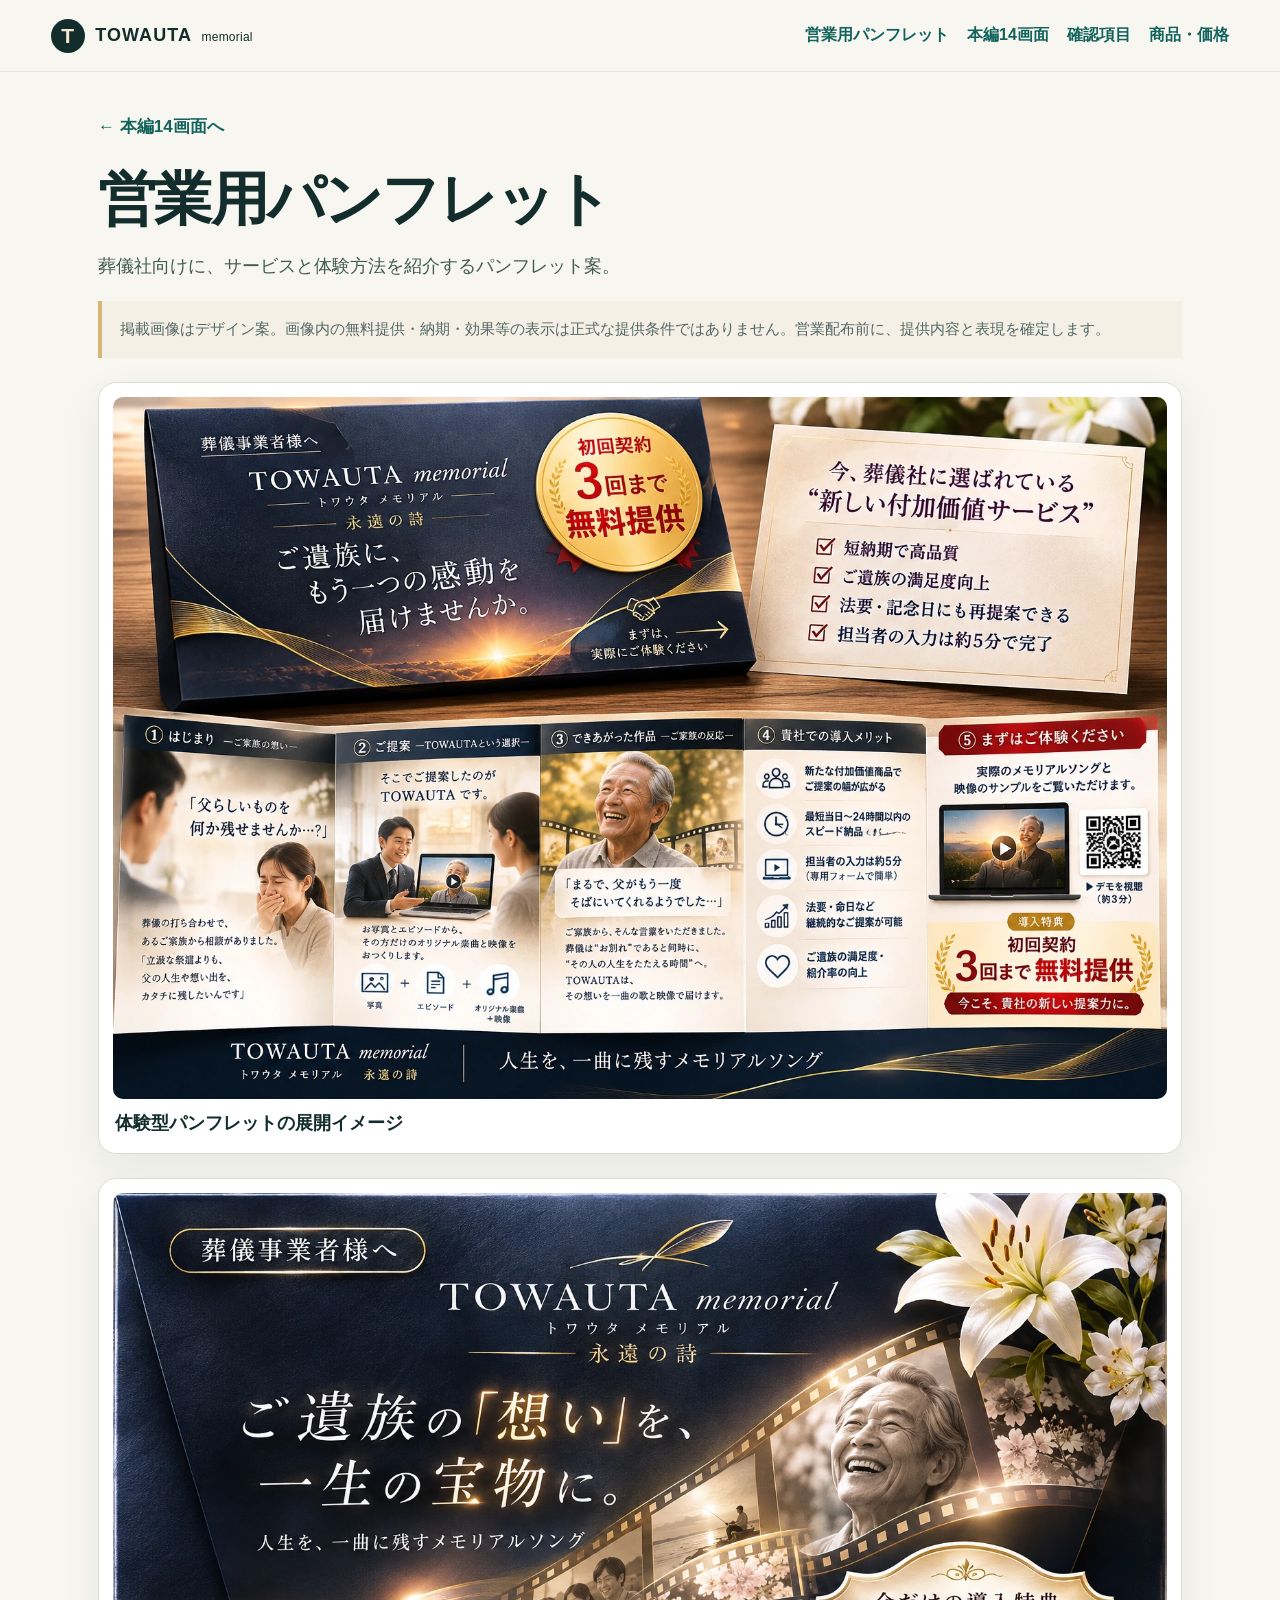
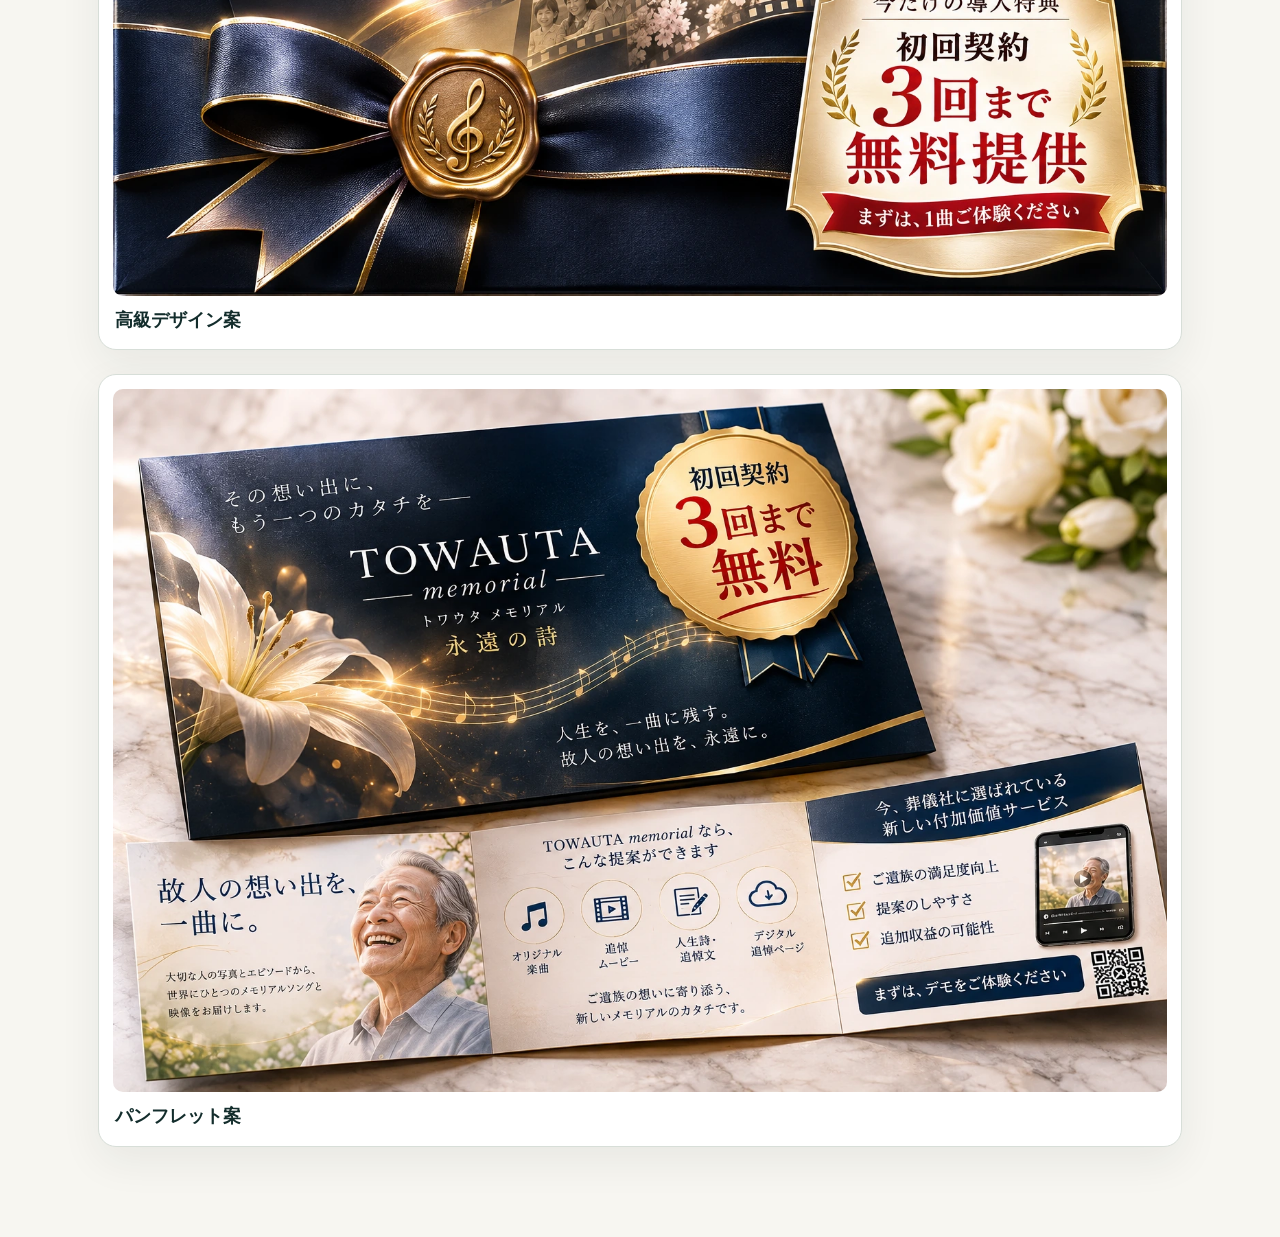
<file: presentation/brochure.html>
<!doctype html><html lang="ja"><head><meta charset="utf-8"><meta name="viewport" content="width=device-width,initial-scale=1"><title>営業用パンフレット｜TOWAUTA memorial</title><meta name="description" content="TOWAUTA memorialの営業用パンフレット案"><link href="assets/site.css" rel="stylesheet"></head><body class="doc-body"><header class="topbar"><a class="brand" href="index.html"><span class="brand-mark">T</span><span>TOWAUTA <small>memorial</small></span></a><div class="top-actions"><a class="quiet-link" href="brochure.html">営業用パンフレット</a><a class="quiet-link" href="index.html">本編14画面</a><a class="quiet-link" href="checks.html">確認項目</a><a class="quiet-link" href="products.html">商品・価格</a></div></header><main class="doc-wrap"><a class="doc-back" href="index.html">← 本編14画面へ</a><h1 class="doc-title">営業用パンフレット</h1><p class="doc-intro">葬儀社向けに、サービスと体験方法を紹介するパンフレット案。</p><p class="brochure-note">掲載画像はデザイン案。画像内の無料提供・納期・効果等の表示は正式な提供条件ではありません。営業配布前に、提供内容と表現を確定します。</p><section class="brochure-gallery"><figure class="brochure-card"><a href="assets/brochures/experience-brochure.webp" target="_blank" rel="noopener"><img src="assets/brochures/experience-brochure.webp" alt="TOWAUTA memorial体験型パンフレットの展開イメージ" loading="lazy"></a><figcaption>体験型パンフレットの展開イメージ</figcaption></figure><figure class="brochure-card"><a href="assets/brochures/premium-brochure.webp" target="_blank" rel="noopener"><img src="assets/brochures/premium-brochure.webp" alt="永遠の詩 メモリアルパンフレット 高級デザイン案" loading="lazy"></a><figcaption>高級デザイン案</figcaption></figure><figure class="brochure-card"><a href="assets/brochures/brochure.webp" target="_blank" rel="noopener"><img src="assets/brochures/brochure.webp" alt="永遠の詩 メモリアルパンフレットの案" loading="lazy"></a><figcaption>パンフレット案</figcaption></figure></section></main></body></html>
</file>
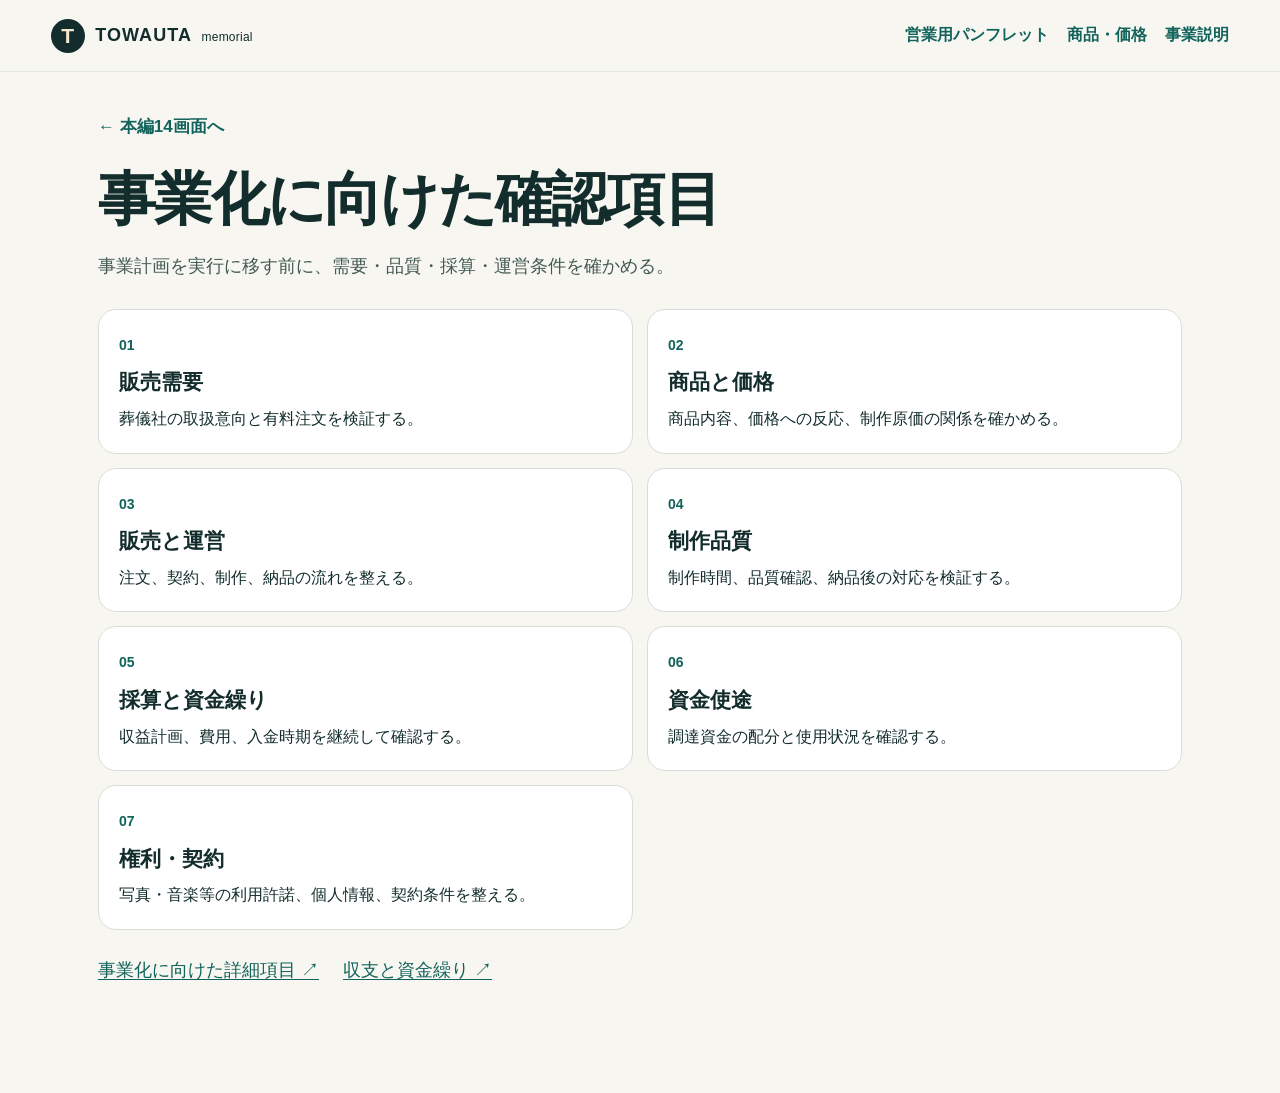
<file: presentation/checks.html>
<!doctype html><html lang="ja"><head><meta charset="utf-8"><meta name="viewport" content="width=device-width,initial-scale=1"><title>事業化に向けた確認項目｜TOWAUTA memorial</title><meta name="description" content="TOWAUTA memorialの事業化に向けて確認する項目"><link href="assets/site.css" rel="stylesheet"></head><body class="doc-body"><header class="topbar"><a class="brand" href="index.html"><span class="brand-mark">T</span><span>TOWAUTA <small>memorial</small></span></a><div class="top-actions"><a class="quiet-link" href="brochure.html">営業用パンフレット</a><a class="quiet-link" href="products.html">商品・価格</a><a class="quiet-link" href="details.html">事業説明</a></div></header><main class="doc-wrap"><a class="doc-back" href="index.html">← 本編14画面へ</a><h1 class="doc-title">事業化に向けた確認項目</h1><p class="doc-intro">事業計画を実行に移す前に、需要・品質・採算・運営条件を確かめる。</p><div class="check-grid"><article id="demand"><span>01</span><h2>販売需要</h2><p>葬儀社の取扱意向と有料注文を検証する。</p></article><article id="product"><span>02</span><h2>商品と価格</h2><p>商品内容、価格への反応、制作原価の関係を確かめる。</p></article><article id="sales"><span>03</span><h2>販売と運営</h2><p>注文、契約、制作、納品の流れを整える。</p></article><article id="quality"><span>04</span><h2>制作品質</h2><p>制作時間、品質確認、納品後の対応を検証する。</p></article><article id="profit"><span>05</span><h2>採算と資金繰り</h2><p>収益計画、費用、入金時期を継続して確認する。</p></article><article id="funds"><span>06</span><h2>資金使途</h2><p>調達資金の配分と使用状況を確認する。</p></article><article id="terms"><span>07</span><h2>権利・契約</h2><p>写真・音楽等の利用許諾、個人情報、契約条件を整える。</p></article></div><p class="check-links"><a href="details.html#risks">事業化に向けた詳細項目 ↗</a><a href="reconciliation.html#scenario">収支と資金繰り ↗</a></p></main></body></html>
</file>
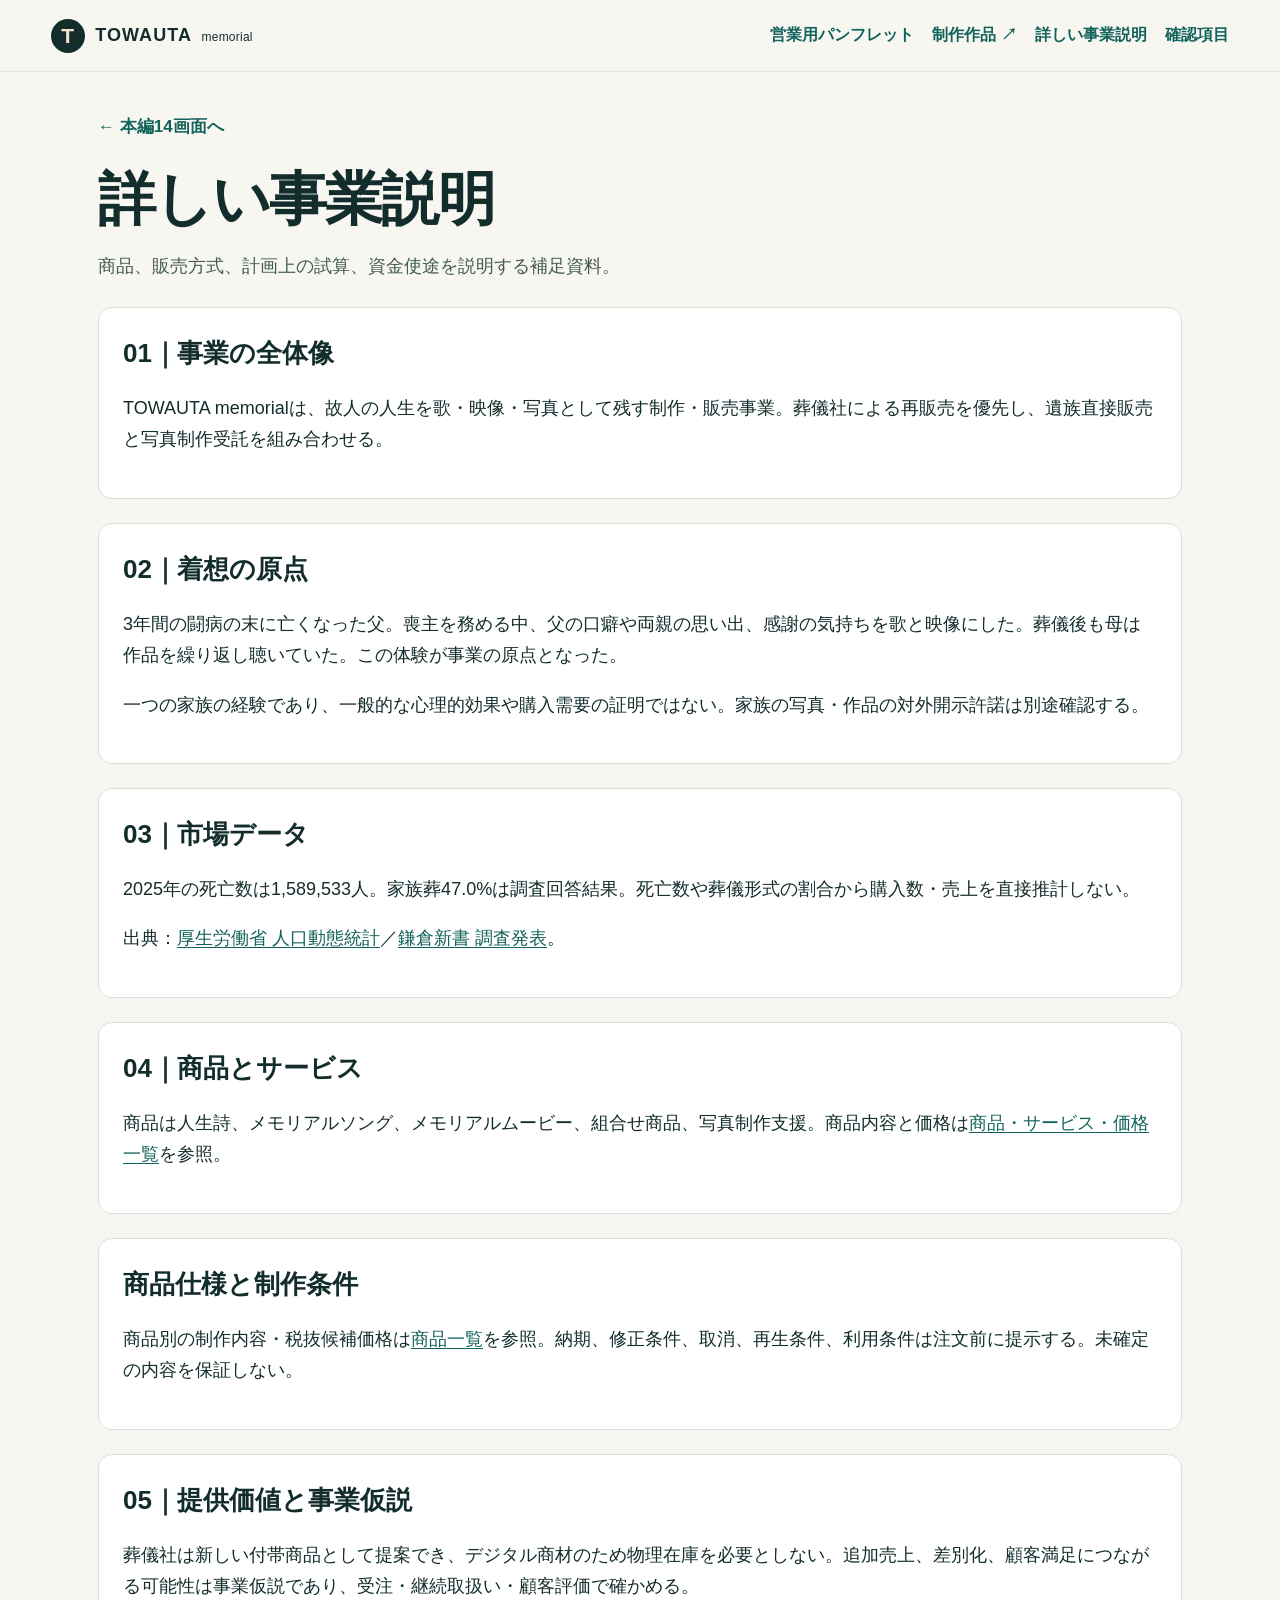
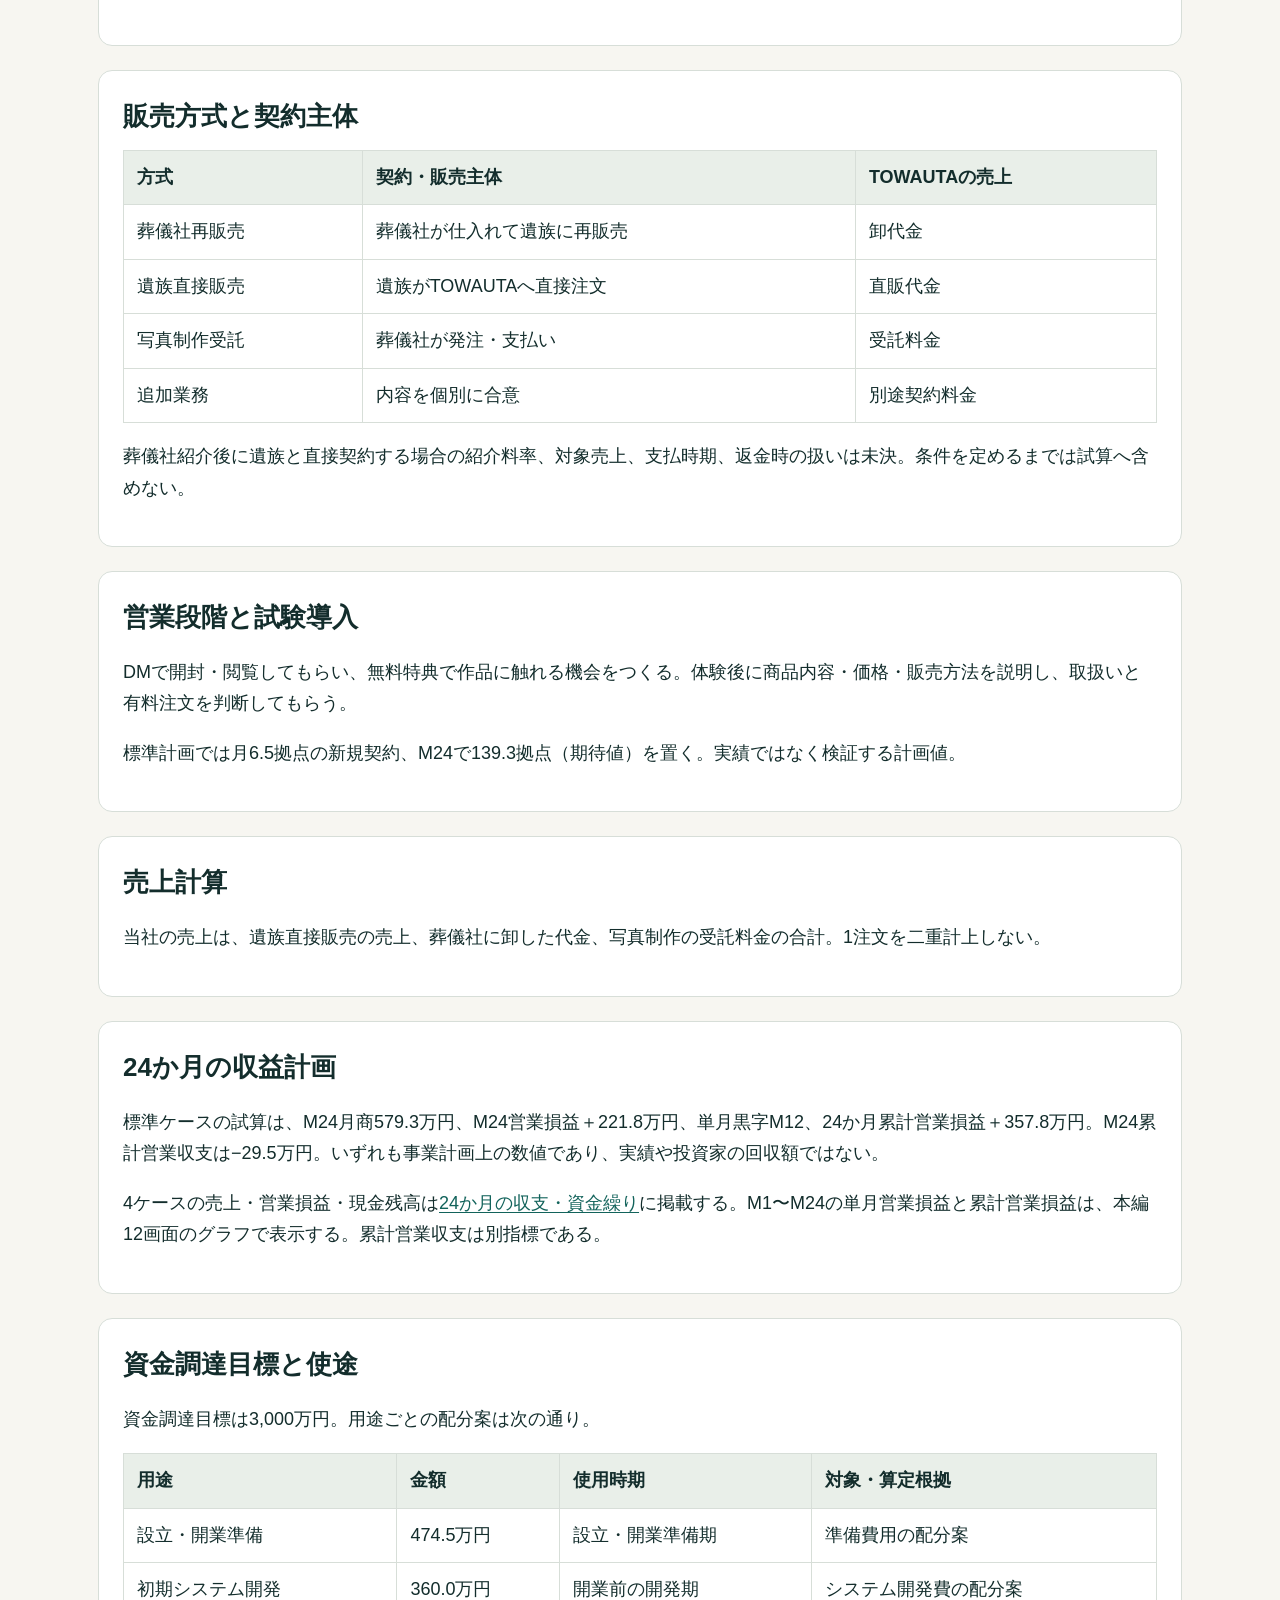
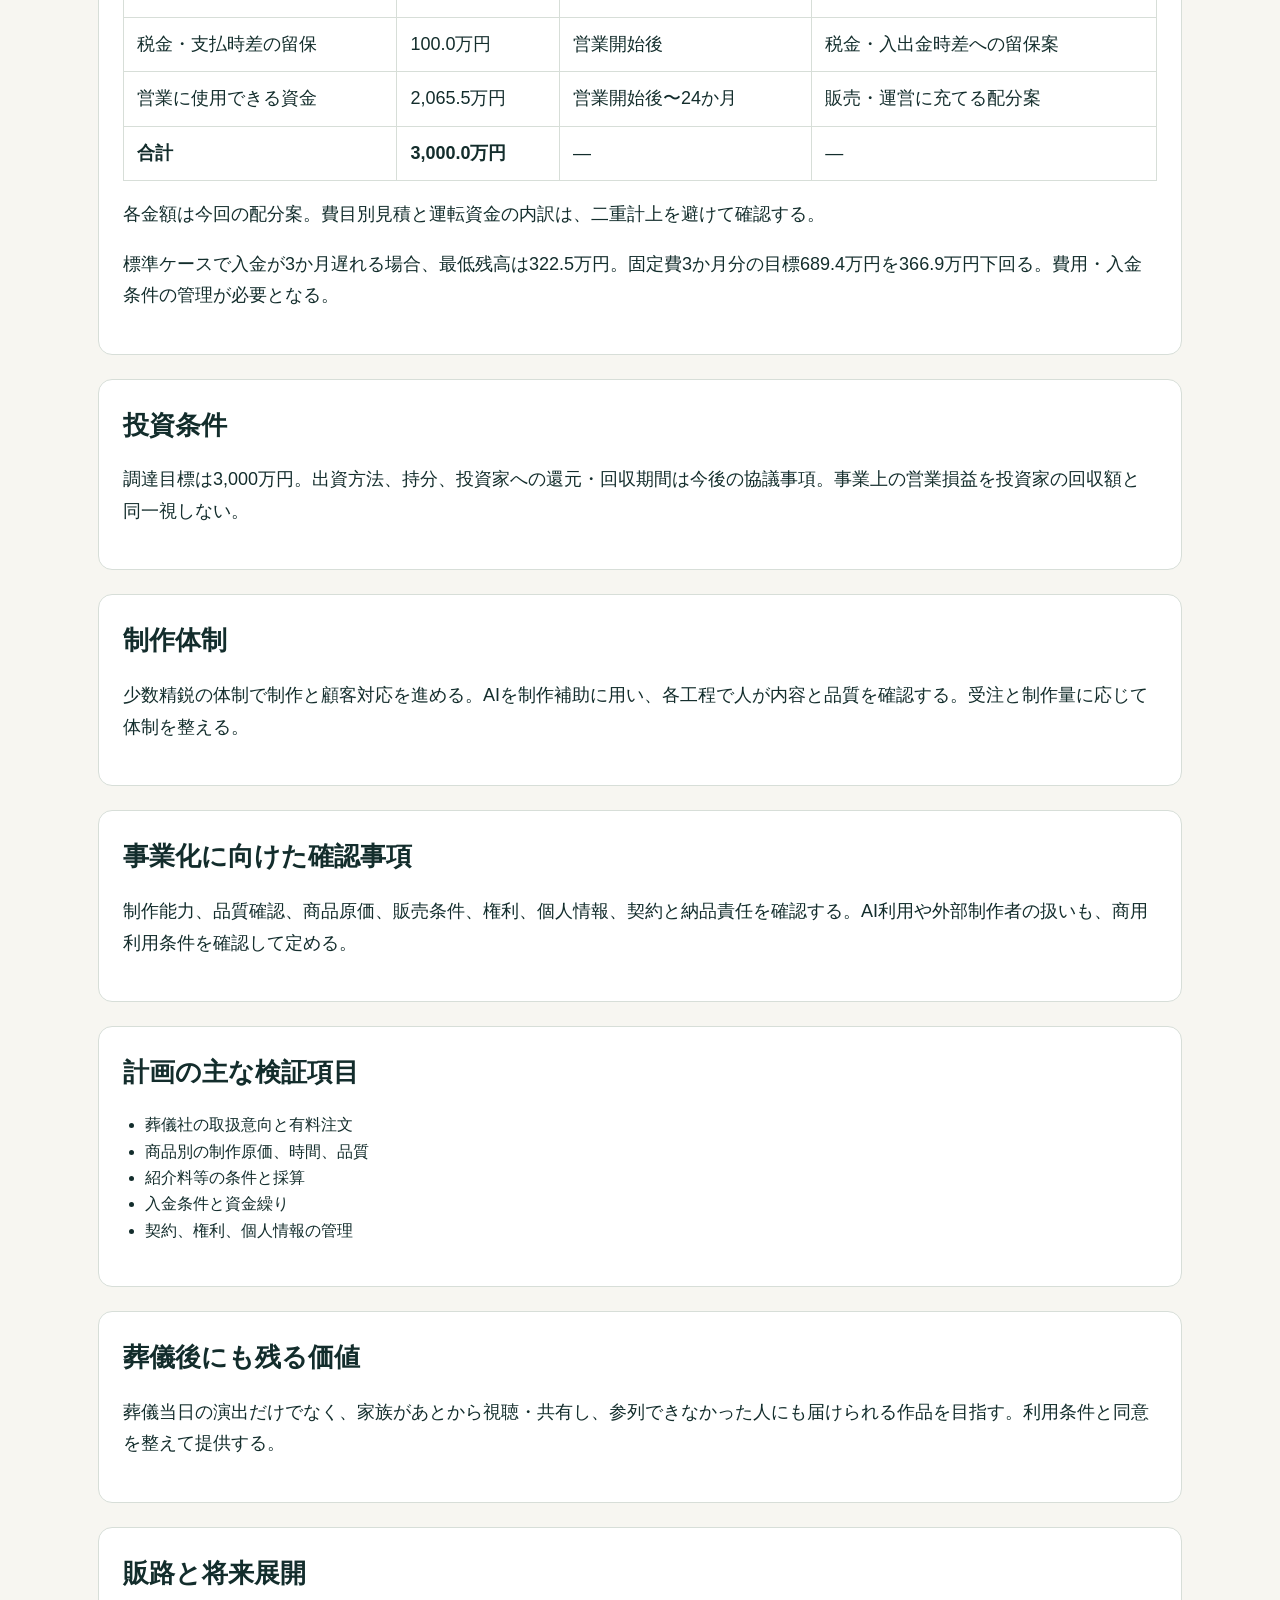
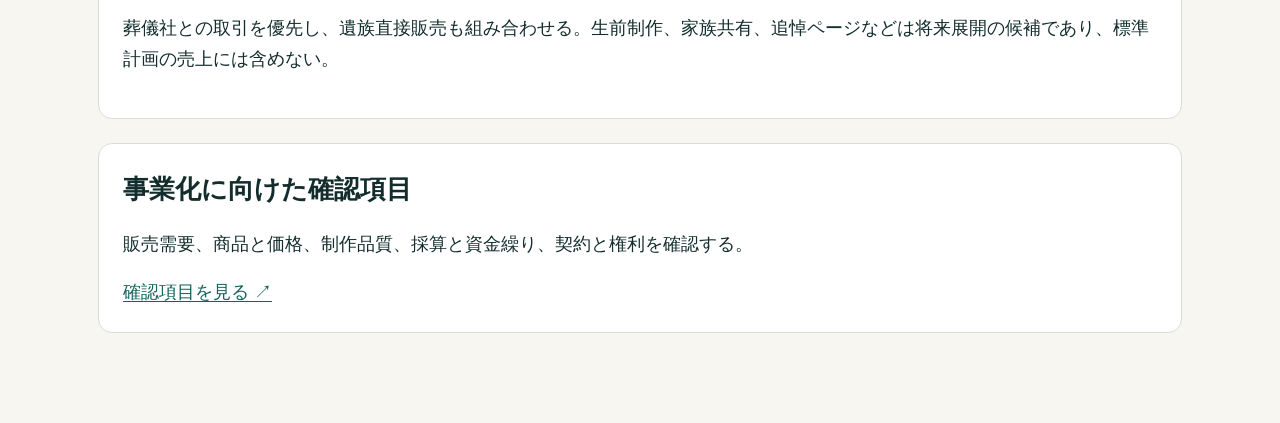
<file: presentation/details.html>
<!doctype html><html lang="ja"><head><meta charset="utf-8"><meta name="viewport" content="width=device-width,initial-scale=1"><title>詳しい事業説明｜TOWAUTA memorial</title><meta name="description" content="商品、販売方式、収益計画、資金使途の補足"><link href="assets/site.css" rel="stylesheet"></head><body class="doc-body"><header class="topbar"><a class="brand" href="index.html"><span class="brand-mark">T</span><span>TOWAUTA <small>memorial</small></span></a><div class="top-actions"><a class="quiet-link" href="brochure.html">営業用パンフレット</a><a class="quiet-link" href="works.html">制作作品 ↗</a><a class="quiet-link" href="details.html">詳しい事業説明</a><a class="quiet-link" href="checks.html">確認項目</a></div></header><main class="doc-wrap"><a class="doc-back" href="index.html">← 本編14画面へ</a><h1 class="doc-title">詳しい事業説明</h1><p class="doc-intro">商品、販売方式、計画上の試算、資金使途を説明する補足資料。</p>
<section class="detail-section" id="d01"><h2>01｜事業の全体像</h2><p>TOWAUTA memorialは、故人の人生を歌・映像・写真として残す制作・販売事業。葬儀社による再販売を優先し、遺族直接販売と写真制作受託を組み合わせる。</p></section>
<section class="detail-section" id="d02"><h2>02｜着想の原点</h2><p>3年間の闘病の末に亡くなった父。喪主を務める中、父の口癖や両親の思い出、感謝の気持ちを歌と映像にした。葬儀後も母は作品を繰り返し聴いていた。この体験が事業の原点となった。</p><p>一つの家族の経験であり、一般的な心理的効果や購入需要の証明ではない。家族の写真・作品の対外開示許諾は別途確認する。</p></section>
<section class="detail-section" id="d03"><h2>03｜市場データ</h2><p>2025年の死亡数は1,589,533人。家族葬47.0%は調査回答結果。死亡数や葬儀形式の割合から購入数・売上を直接推計しない。</p><p>出典：<a href="https://www.mhlw.go.jp/toukei/list/81-1a.html" target="_blank" rel="noopener">厚生労働省 人口動態統計</a>／<a href="https://www.kamakura-net.co.jp/newstopics/" target="_blank" rel="noopener">鎌倉新書 調査発表</a>。</p></section>
<section class="detail-section" id="d04"><h2>04｜商品とサービス</h2><p>商品は人生詩、メモリアルソング、メモリアルムービー、組合せ商品、写真制作支援。商品内容と価格は<a href="products.html#comparison">商品・サービス・価格一覧</a>を参照。</p></section>
<section class="detail-section" id="product-specs"><h2>商品仕様と制作条件</h2><p>商品別の制作内容・税抜候補価格は<a href="products.html#comparison">商品一覧</a>を参照。納期、修正条件、取消、再生条件、利用条件は注文前に提示する。未確定の内容を保証しない。</p></section>
<section class="detail-section" id="d05"><h2>05｜提供価値と事業仮説</h2><p>葬儀社は新しい付帯商品として提案でき、デジタル商材のため物理在庫を必要としない。追加売上、差別化、顧客満足につながる可能性は事業仮説であり、受注・継続取扱い・顧客評価で確かめる。</p></section>
<section class="detail-section" id="distribution"><h2>販売方式と契約主体</h2><div class="report-scroll"><table class="report-table"><thead><tr><th>方式</th><th>契約・販売主体</th><th>TOWAUTAの売上</th></tr></thead><tbody><tr><td>葬儀社再販売</td><td>葬儀社が仕入れて遺族に再販売</td><td>卸代金</td></tr><tr><td>遺族直接販売</td><td>遺族がTOWAUTAへ直接注文</td><td>直販代金</td></tr><tr><td>写真制作受託</td><td>葬儀社が発注・支払い</td><td>受託料金</td></tr><tr><td>追加業務</td><td>内容を個別に合意</td><td>別途契約料金</td></tr></tbody></table></div><p>葬儀社紹介後に遺族と直接契約する場合の紹介料率、対象売上、支払時期、返金時の扱いは未決。条件を定めるまでは試算へ含めない。</p></section>
<section class="detail-section" id="pilot"><h2>営業段階と試験導入</h2><p>DMで開封・閲覧してもらい、無料特典で作品に触れる機会をつくる。体験後に商品内容・価格・販売方法を説明し、取扱いと有料注文を判断してもらう。</p><p>標準計画では月6.5拠点の新規契約、M24で139.3拠点（期待値）を置く。実績ではなく検証する計画値。</p></section>
<section class="detail-section" id="d08"><h2>売上計算</h2><p>当社の売上は、遺族直接販売の売上、葬儀社に卸した代金、写真制作の受託料金の合計。1注文を二重計上しない。</p></section>
<section class="detail-section" id="finance"><h2>24か月の収益計画</h2><p>標準ケースの試算は、M24月商579.3万円、M24営業損益＋221.8万円、単月黒字M12、24か月累計営業損益＋357.8万円。M24累計営業収支は−29.5万円。いずれも事業計画上の数値であり、実績や投資家の回収額ではない。</p><p>4ケースの売上・営業損益・現金残高は<a href="reconciliation.html#scenario">24か月の収支・資金繰り</a>に掲載する。M1〜M24の単月営業損益と累計営業損益は、本編12画面のグラフで表示する。累計営業収支は別指標である。</p></section>
<section class="detail-section" id="funding"><h2>資金調達目標と使途</h2><p>資金調達目標は3,000万円。用途ごとの配分案は次の通り。</p><div class="report-scroll"><table class="report-table"><thead><tr><th>用途</th><th>金額</th><th>使用時期</th><th>対象・算定根拠</th></tr></thead><tbody><tr><td>設立・開業準備</td><td>474.5万円</td><td>設立・開業準備期</td><td>準備費用の配分案</td></tr><tr><td>初期システム開発</td><td>360.0万円</td><td>開業前の開発期</td><td>システム開発費の配分案</td></tr><tr><td>税金・支払時差の留保</td><td>100.0万円</td><td>営業開始後</td><td>税金・入出金時差への留保案</td></tr><tr><td>営業に使用できる資金</td><td>2,065.5万円</td><td>営業開始後〜24か月</td><td>販売・運営に充てる配分案</td></tr><tr><th>合計</th><th>3,000.0万円</th><td>—</td><td>—</td></tr></tbody></table></div><p>各金額は今回の配分案。費目別見積と運転資金の内訳は、二重計上を避けて確認する。</p><p>標準ケースで入金が3か月遅れる場合、最低残高は322.5万円。固定費3か月分の目標689.4万円を366.9万円下回る。費用・入金条件の管理が必要となる。</p></section>
<section class="detail-section" id="investment"><h2>投資条件</h2><p>調達目標は3,000万円。出資方法、持分、投資家への還元・回収期間は今後の協議事項。事業上の営業損益を投資家の回収額と同一視しない。</p></section>
<section class="detail-section" id="capacity"><h2>制作体制</h2><p>少数精鋭の体制で制作と顧客対応を進める。AIを制作補助に用い、各工程で人が内容と品質を確認する。受注と制作量に応じて体制を整える。</p></section>
<section class="detail-section" id="status"><h2>事業化に向けた確認事項</h2><p>制作能力、品質確認、商品原価、販売条件、権利、個人情報、契約と納品責任を確認する。AI利用や外部制作者の扱いも、商用利用条件を確認して定める。</p></section>
<section class="detail-section" id="risks"><h2>計画の主な検証項目</h2><ul><li>葬儀社の取扱意向と有料注文</li><li>商品別の制作原価、時間、品質</li><li>紹介料等の条件と採算</li><li>入金条件と資金繰り</li><li>契約、権利、個人情報の管理</li></ul></section>
<section class="detail-section" id="work-value"><h2>葬儀後にも残る価値</h2><p>葬儀当日の演出だけでなく、家族があとから視聴・共有し、参列できなかった人にも届けられる作品を目指す。利用条件と同意を整えて提供する。</p></section>
<section class="detail-section" id="strategy"><h2>販路と将来展開</h2><p>葬儀社との取引を優先し、遺族直接販売も組み合わせる。生前制作、家族共有、追悼ページなどは将来展開の候補であり、標準計画の売上には含めない。</p></section>
<section class="detail-section" id="qa-help"><h2>事業化に向けた確認項目</h2><p>販売需要、商品と価格、制作品質、採算と資金繰り、契約と権利を確認する。</p><a href="checks.html">確認項目を見る ↗</a></section></main></body></html>
</file>
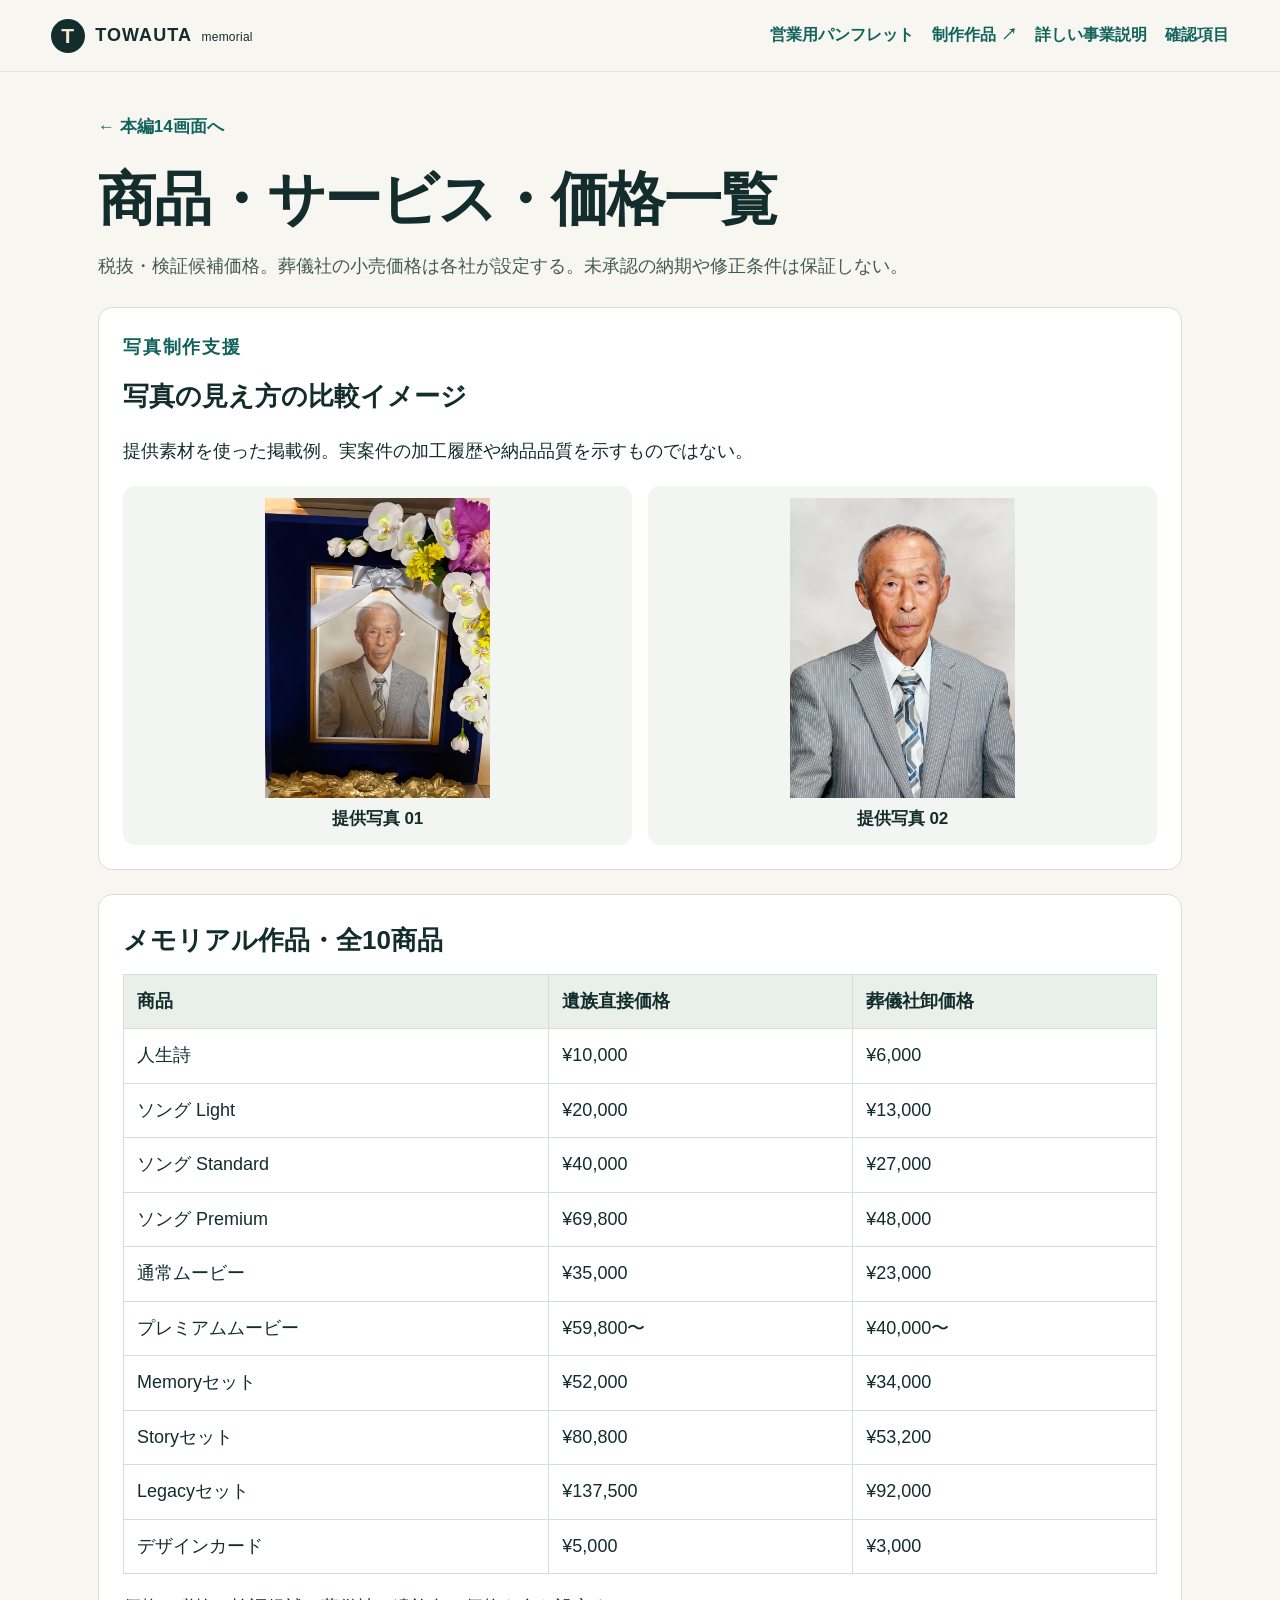
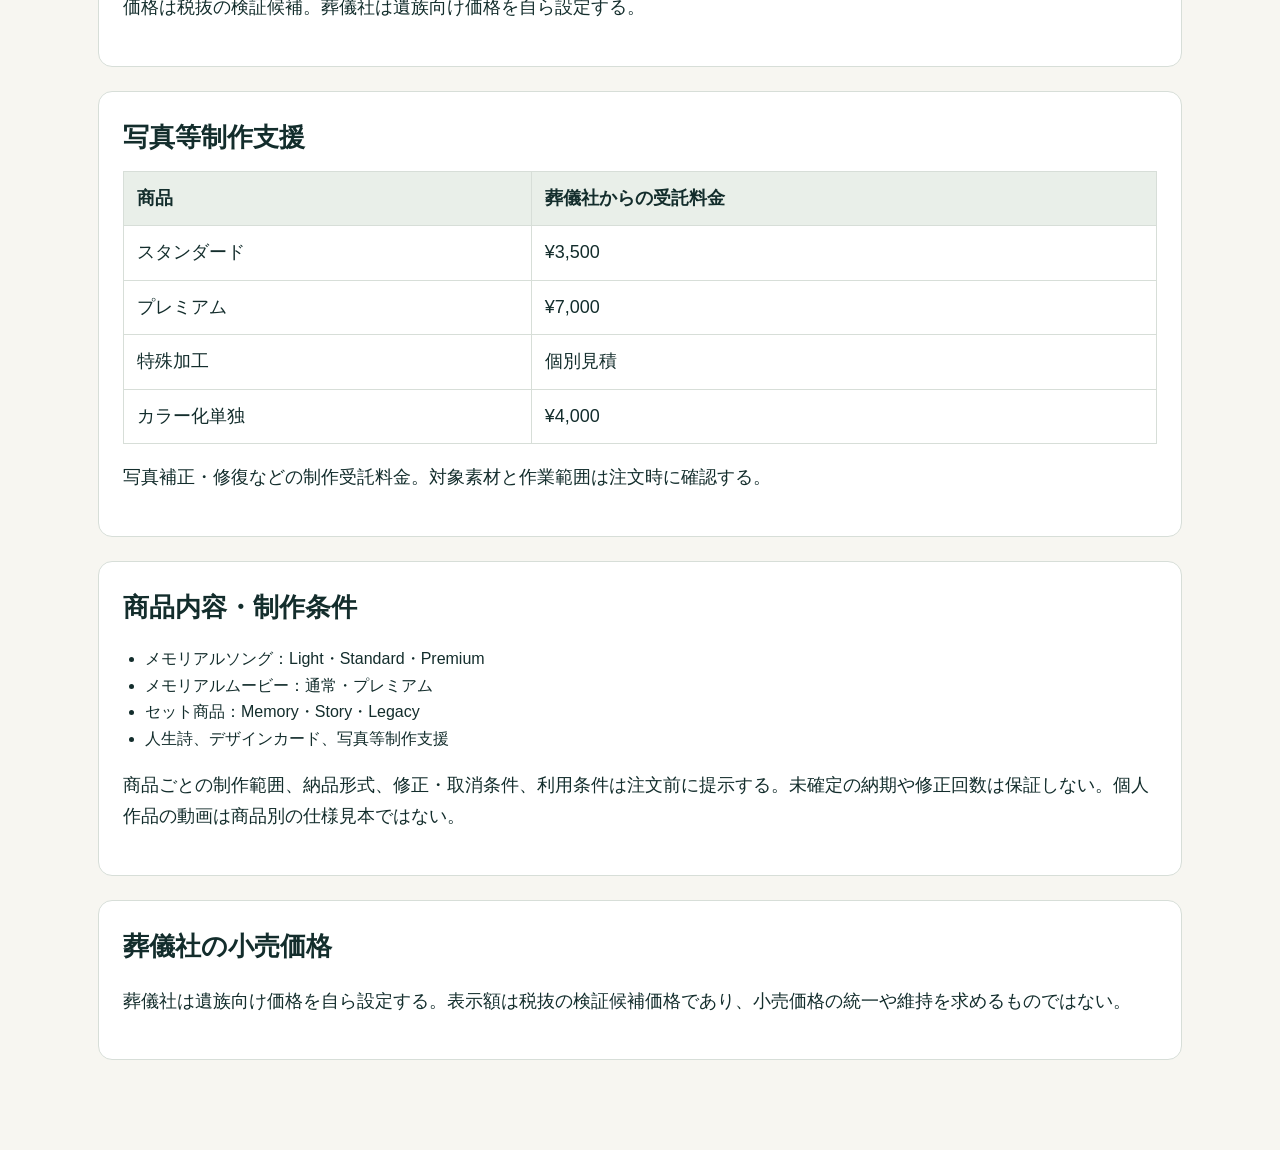
<file: presentation/products.html>
<!doctype html><html lang="ja"><head><meta charset="utf-8"><meta name="viewport" content="width=device-width,initial-scale=1"><title>商品・サービス・価格一覧｜TOWAUTA memorial</title><meta name="description" content="メモリアル作品10商品と写真制作支援の価格一覧"><link href="assets/site.css" rel="stylesheet"></head><body class="doc-body"><header class="topbar"><a class="brand" href="index.html"><span class="brand-mark">T</span><span>TOWAUTA <small>memorial</small></span></a><div class="top-actions"><a class="quiet-link" href="brochure.html">営業用パンフレット</a><a class="quiet-link" href="works.html">制作作品 ↗</a><a class="quiet-link" href="details.html">詳しい事業説明</a><a class="quiet-link" href="checks.html">確認項目</a></div></header><main class="doc-wrap"><a class="doc-back" href="index.html">← 本編14画面へ</a><h1 class="doc-title">商品・サービス・価格一覧</h1><p class="doc-intro">税抜・検証候補価格。葬儀社の小売価格は各社が設定する。未承認の納期や修正条件は保証しない。</p><section class="detail-section photo-compare"><div class="compare-head"><div><p class="eyebrow">写真制作支援</p><h2>写真の見え方の比較イメージ</h2><p>提供素材を使った掲載例。実案件の加工履歴や納品品質を示すものではない。</p></div></div><div class="photo-compare-grid"><figure><img alt="額に収められた男性の写真" src="assets/media/original-800.webp"><figcaption>提供写真 01</figcaption></figure><figure><img alt="男性の正面ポートレート" src="assets/media/corrected-800.webp"><figcaption>提供写真 02</figcaption></figure></div></section><section class="detail-section" id="comparison"><h2>メモリアル作品・全10商品</h2><div class="report-scroll"><table class="report-table"><thead><tr><th>商品</th><th>遺族直接価格</th><th>葬儀社卸価格</th></tr></thead><tbody><tr><td>人生詩</td><td>¥10,000</td><td>¥6,000</td></tr><tr><td>ソング Light</td><td>¥20,000</td><td>¥13,000</td></tr><tr><td>ソング Standard</td><td>¥40,000</td><td>¥27,000</td></tr><tr><td>ソング Premium</td><td>¥69,800</td><td>¥48,000</td></tr><tr><td>通常ムービー</td><td>¥35,000</td><td>¥23,000</td></tr><tr><td>プレミアムムービー</td><td>¥59,800〜</td><td>¥40,000〜</td></tr><tr><td>Memoryセット</td><td>¥52,000</td><td>¥34,000</td></tr><tr><td>Storyセット</td><td>¥80,800</td><td>¥53,200</td></tr><tr><td>Legacyセット</td><td>¥137,500</td><td>¥92,000</td></tr><tr><td>デザインカード</td><td>¥5,000</td><td>¥3,000</td></tr></tbody></table></div><p>価格は税抜の検証候補。葬儀社は遺族向け価格を自ら設定する。</p></section><section class="detail-section" id="photo-support"><h2>写真等制作支援</h2><div class="report-scroll"><table class="report-table"><thead><tr><th>商品</th><th>葬儀社からの受託料金</th></tr></thead><tbody><tr><td>スタンダード</td><td>¥3,500</td></tr><tr><td>プレミアム</td><td>¥7,000</td></tr><tr><td>特殊加工</td><td>個別見積</td></tr><tr><td>カラー化単独</td><td>¥4,000</td></tr></tbody></table></div><p>写真補正・修復などの制作受託料金。対象素材と作業範囲は注文時に確認する。</p></section><section class="detail-section" id="product-specs"><h2>商品内容・制作条件</h2><ul><li>メモリアルソング：Light・Standard・Premium</li><li>メモリアルムービー：通常・プレミアム</li><li>セット商品：Memory・Story・Legacy</li><li>人生詩、デザインカード、写真等制作支援</li></ul><p>商品ごとの制作範囲、納品形式、修正・取消条件、利用条件は注文前に提示する。未確定の納期や修正回数は保証しない。個人作品の動画は商品別の仕様見本ではない。</p></section><section class="detail-section" id="resale-price"><h2>葬儀社の小売価格</h2><p>葬儀社は遺族向け価格を自ら設定する。表示額は税抜の検証候補価格であり、小売価格の統一や維持を求めるものではない。</p></section></main></body></html>
</file>
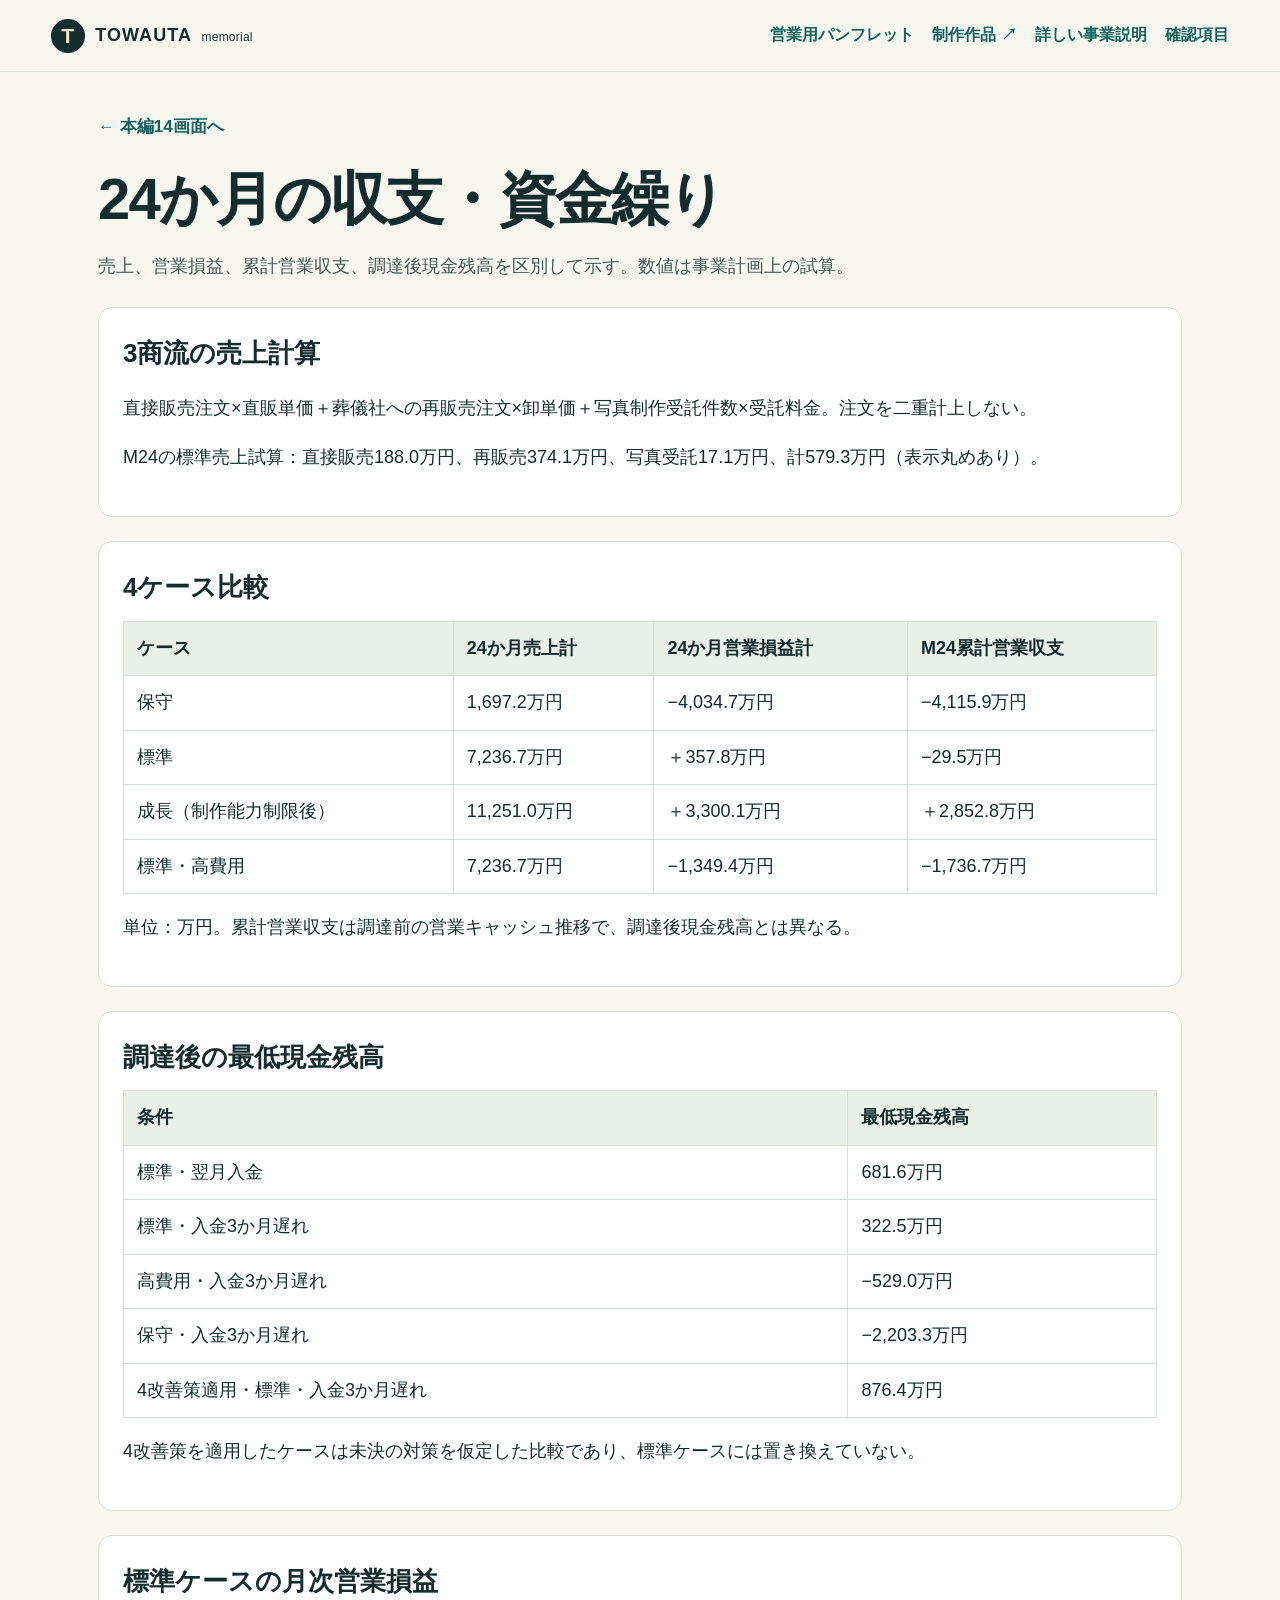
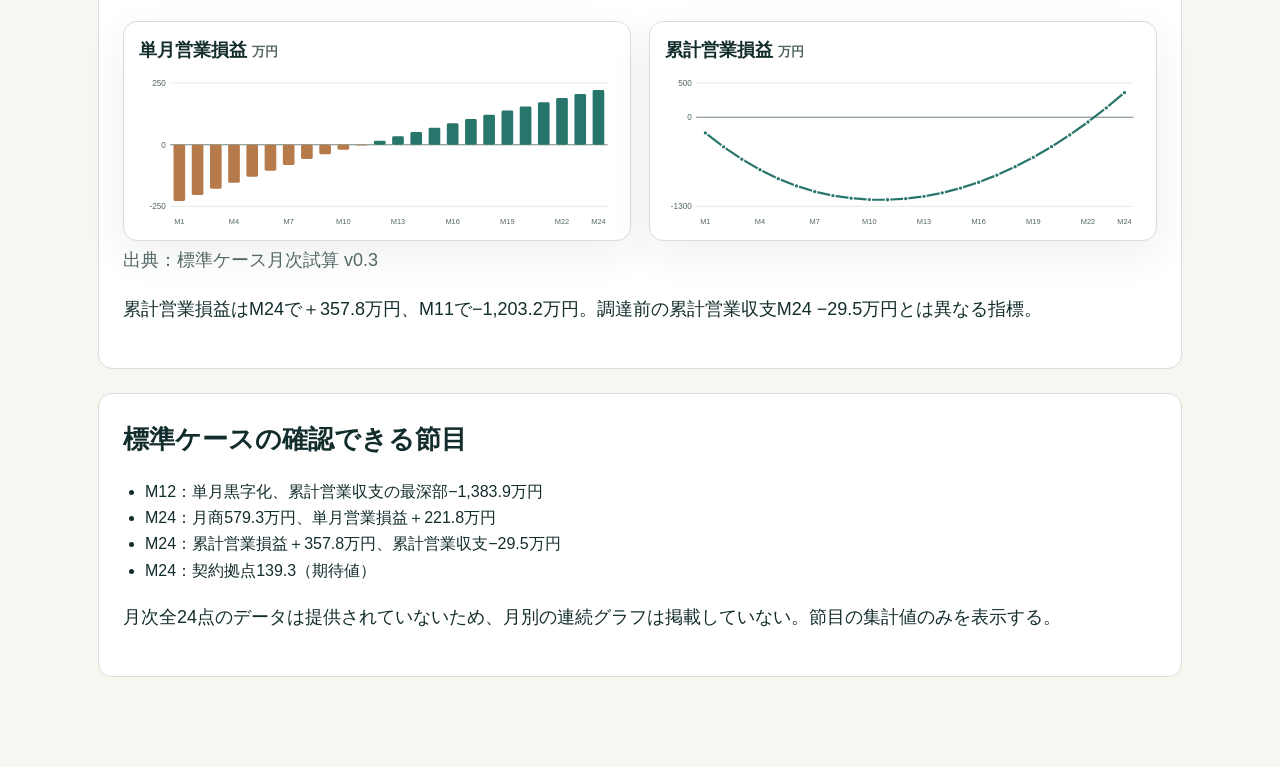
<file: presentation/reconciliation.html>
<!doctype html><html lang="ja"><head><meta charset="utf-8"><meta name="viewport" content="width=device-width,initial-scale=1"><title>24か月の収支・資金繰り｜TOWAUTA memorial</title><meta name="description" content="4ケースの営業損益と最低現金残高"><link href="assets/site.css" rel="stylesheet"></head><body class="doc-body"><header class="topbar"><a class="brand" href="index.html"><span class="brand-mark">T</span><span>TOWAUTA <small>memorial</small></span></a><div class="top-actions"><a class="quiet-link" href="brochure.html">営業用パンフレット</a><a class="quiet-link" href="works.html">制作作品 ↗</a><a class="quiet-link" href="details.html">詳しい事業説明</a><a class="quiet-link" href="checks.html">確認項目</a></div></header><main class="doc-wrap"><a class="doc-back" href="index.html">← 本編14画面へ</a><h1 class="doc-title">24か月の収支・資金繰り</h1><p class="doc-intro">売上、営業損益、累計営業収支、調達後現金残高を区別して示す。数値は事業計画上の試算。</p><section class="detail-section" id="revenue"><h2>3商流の売上計算</h2><p>直接販売注文×直販単価＋葬儀社への再販売注文×卸単価＋写真制作受託件数×受託料金。注文を二重計上しない。</p><p>M24の標準売上試算：直接販売188.0万円、再販売374.1万円、写真受託17.1万円、計579.3万円（表示丸めあり）。</p></section><section class="detail-section" id="scenario"><h2>4ケース比較</h2><div class="report-scroll"><table class="report-table"><thead><tr><th>ケース</th><th>24か月売上計</th><th>24か月営業損益計</th><th>M24累計営業収支</th></tr></thead><tbody><tr><td>保守</td><td>1,697.2万円</td><td>−4,034.7万円</td><td>−4,115.9万円</td></tr><tr><td>標準</td><td>7,236.7万円</td><td>＋357.8万円</td><td>−29.5万円</td></tr><tr><td>成長（制作能力制限後）</td><td>11,251.0万円</td><td>＋3,300.1万円</td><td>＋2,852.8万円</td></tr><tr><td>標準・高費用</td><td>7,236.7万円</td><td>−1,349.4万円</td><td>−1,736.7万円</td></tr></tbody></table></div><p>単位：万円。累計営業収支は調達前の営業キャッシュ推移で、調達後現金残高とは異なる。</p></section><section class="detail-section" id="cash"><h2>調達後の最低現金残高</h2><div class="report-scroll"><table class="report-table"><thead><tr><th>条件</th><th>最低現金残高</th></tr></thead><tbody><tr><td>標準・翌月入金</td><td>681.6万円</td></tr><tr><td>標準・入金3か月遅れ</td><td>322.5万円</td></tr><tr><td>高費用・入金3か月遅れ</td><td>−529.0万円</td></tr><tr><td>保守・入金3か月遅れ</td><td>−2,203.3万円</td></tr><tr><td>4改善策適用・標準・入金3か月遅れ</td><td>876.4万円</td></tr></tbody></table></div><p>4改善策を適用したケースは未決の対策を仮定した比較であり、標準ケースには置き換えていない。</p></section><section class="detail-section" id="profit-trend"><h2>標準ケースの月次営業損益</h2><div class="profit-chart-grid"><figure class="profit-chart"><figcaption>単月営業損益 <span>万円</span></figcaption><svg class="profit-monthly-chart" role="img" aria-label="M1からM24の単月営業損益（万円）"></svg></figure><figure class="profit-chart"><figcaption>累計営業損益 <span>万円</span></figcaption><svg class="profit-cumulative-chart" role="img" aria-label="M1からM24の累計営業損益（万円）"></svg></figure></div><script type="application/json" id="monthly-profit-data">[{"month":"M1","monthly":-228.497,"cumulative":-228.497},{"month":"M2","monthly":-203.6364,"cumulative":-432.1334},{"month":"M3","monthly":-178.9599,"cumulative":-611.0933},{"month":"M4","monthly":-154.4658,"cumulative":-765.5591},{"month":"M5","monthly":-130.1521,"cumulative":-895.7112},{"month":"M6","monthly":-106.0171,"cumulative":-1001.7283},{"month":"M7","monthly":-82.059,"cumulative":-1083.7873},{"month":"M8","monthly":-58.276,"cumulative":-1142.0633},{"month":"M9","monthly":-38.5623,"cumulative":-1180.6255},{"month":"M10","monthly":-20.3367,"cumulative":-1200.9622},{"month":"M11","monthly":-2.2403,"cumulative":-1203.2025},{"month":"M12","monthly":15.7282,"cumulative":-1187.4743},{"month":"M13","monthly":33.5697,"cumulative":-1153.9046},{"month":"M14","monthly":51.2857,"cumulative":-1102.6189},{"month":"M15","monthly":68.8772,"cumulative":-1033.7416},{"month":"M16","monthly":86.3456,"cumulative":-947.3961},{"month":"M17","monthly":103.6919,"cumulative":-843.7042},{"month":"M18","monthly":120.9174,"cumulative":-722.7868},{"month":"M19","monthly":138.0233,"cumulative":-584.7636},{"month":"M20","monthly":155.0107,"cumulative":-429.7528},{"month":"M21","monthly":171.8809,"cumulative":-257.872},{"month":"M22","monthly":188.635,"cumulative":-69.237},{"month":"M23","monthly":205.2741,"cumulative":136.0372},{"month":"M24","monthly":221.7995,"cumulative":357.8367}]</script><script src="assets/profit-charts-v2.js"></script><p class="chart-source">出典：標準ケース月次試算 v0.3</p><p>累計営業損益はM24で＋357.8万円、M11で−1,203.2万円。調達前の累計営業収支M24 −29.5万円とは異なる指標。</p></section><section class="detail-section" id="standard-checkpoints"><h2>標準ケースの確認できる節目</h2><ul><li>M12：単月黒字化、累計営業収支の最深部−1,383.9万円</li><li>M24：月商579.3万円、単月営業損益＋221.8万円</li><li>M24：累計営業損益＋357.8万円、累計営業収支−29.5万円</li><li>M24：契約拠点139.3（期待値）</li></ul><p>月次全24点のデータは提供されていないため、月別の連続グラフは掲載していない。節目の集計値のみを表示する。</p></section></main></body></html>
</file>
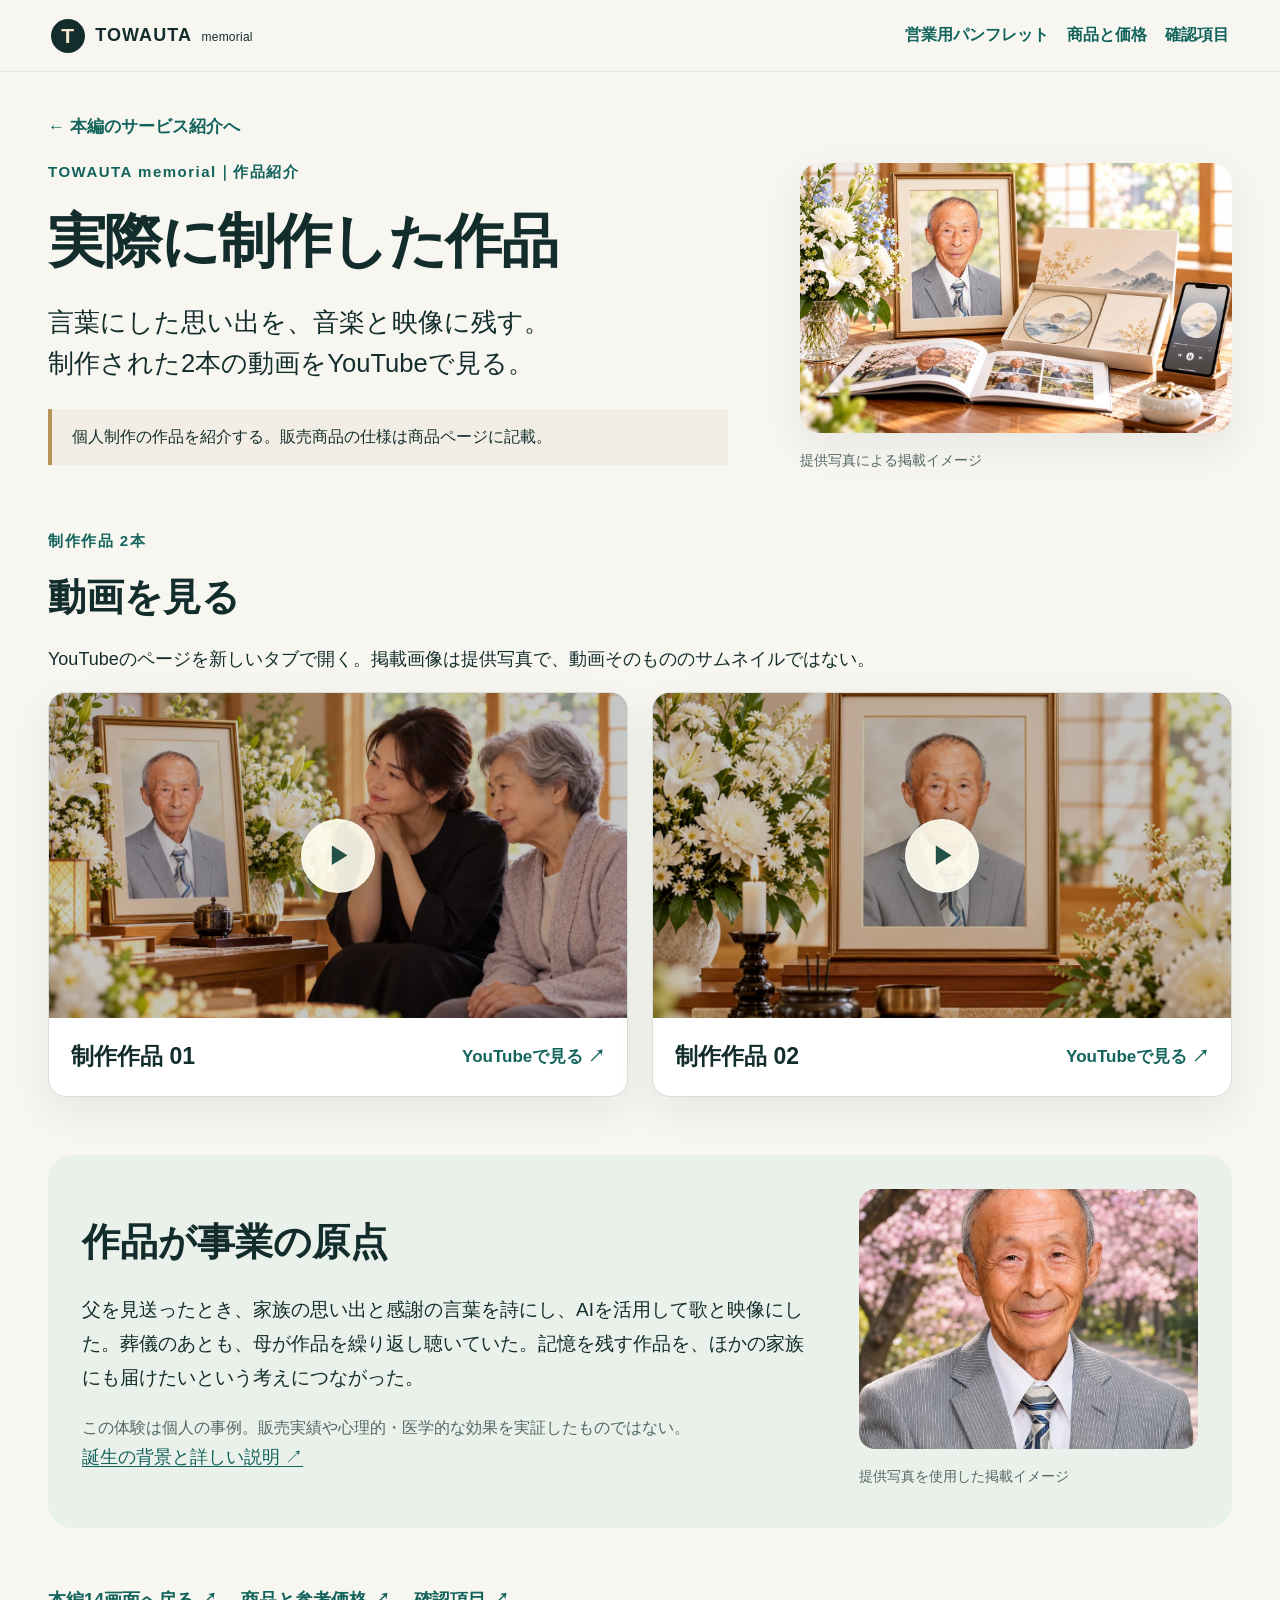
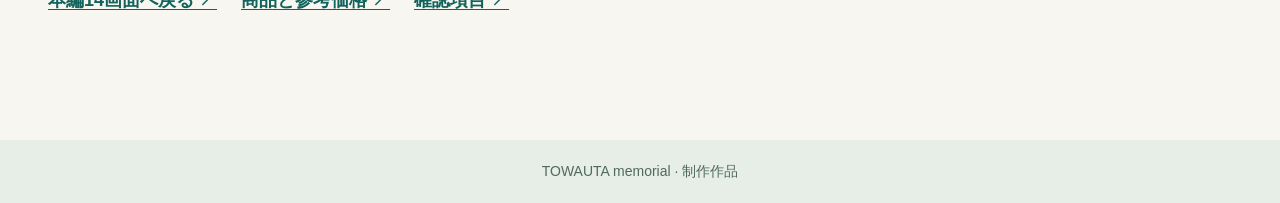
<file: presentation/works.html>
<!doctype html>
<html lang="ja"><head><meta charset="utf-8"><meta content="width=device-width,initial-scale=1" name="viewport"><meta content="#102b2b" name="theme-color"><meta content="家族のために制作したメモリアル作品の紹介" name="description"><title>制作作品｜TOWAUTA memorial</title><link href="assets/site.css" rel="stylesheet"></head><body class="doc-body works-page"><a class="skip" href="#works-main">本文へ</a><header class="topbar"><a class="brand" href="index.html#slide-01"><span class="brand-mark">T</span><span>TOWAUTA <small>memorial</small></span></a><div class="top-actions"><a class="quiet-link" href="brochure.html">営業用パンフレット</a><a class="quiet-link" href="products.html">商品と価格</a><a class="quiet-link" href="checks.html">確認項目</a></div></header><main class="doc-wrap" id="works-main"><a class="doc-back" href="index.html#slide-04">← 本編のサービス紹介へ</a><div class="works-page-hero"><div><p class="eyebrow">TOWAUTA memorial｜作品紹介</p><h1 class="doc-title">実際に制作した作品</h1><p class="works-lead">言葉にした思い出を、音楽と映像に残す。<br>制作された2本の動画をYouTubeで見る。</p><p class="work-internal-note">個人制作の作品を紹介する。販売商品の仕様は商品ページに記載。</p></div><figure class="works-hero-photo"><img alt="故人の写真とアルバムを飾った空間のイメージ" height="960" src="assets/media/hero-1280.webp" width="1280"><figcaption>提供写真による掲載イメージ</figcaption></figure></div><section class="works-feature" id="works"><div class="works-section-head"><p class="eyebrow">制作作品 2本</p><h2>動画を見る</h2><p>YouTubeのページを新しいタブで開く。掲載画像は提供写真で、動画そのもののサムネイルではない。</p></div><div class="works-grid works-grid-large"><a class="work-card" href="https://youtu.be/wAvH8Zz_9Jk" rel="noopener noreferrer" target="_blank"><span class="work-poster"><img alt="遺影を前にした家族の提供画像" height="960" loading="lazy" src="assets/media/family-1280.webp" width="1280"><span aria-hidden="true" class="work-play">▶</span></span><span class="work-meta"><strong>制作作品 01</strong><span>YouTubeで見る ↗</span></span></a><a class="work-card" href="https://youtu.be/O0HQ9vBEnlY" rel="noopener noreferrer" target="_blank"><span class="work-poster"><img alt="花と写真を飾った祭壇の提供画像" height="960" loading="lazy" src="assets/media/altar-1280.webp" width="1280"><span aria-hidden="true" class="work-play">▶</span></span><span class="work-meta"><strong>制作作品 02</strong><span>YouTubeで見る ↗</span></span></a></div></section><section class="works-context"><div><h2>作品が事業の原点</h2><p>父を見送ったとき、家族の思い出と感謝の言葉を詩にし、AIを活用して歌と映像にした。葬儀のあとも、母が作品を繰り返し聴いていた。記憶を残す作品を、ほかの家族にも届けたいという考えにつながった。</p><p class="visual-disclaimer">この体験は個人の事例。販売実績や心理的・医学的な効果を実証したものではない。</p><a href="details.html#d02">誕生の背景と詳しい説明 ↗</a></div><figure><img alt="桜を背景とする男性の提供写真" height="1449" loading="lazy" src="assets/media/sakura-portrait.webp" width="1086"><figcaption>提供写真を使用した掲載イメージ</figcaption></figure></section><div class="works-page-links"><a href="index.html#slide-01">本編14画面へ戻る ↗</a><a href="products.html">商品と参考価格 ↗</a><a href="checks.html">確認項目 ↗</a></div></main><footer class="works-footer">TOWAUTA memorial · 制作作品</footer></body></html>
</file>
<file: presentation/assets/site.css>
@charset "UTF-8";
:root{--ink:#132d2c;--muted:#536765;--paper:#f7f6f1;--white:#fff;--teal:#12635b;--teal2:#d7ebe5;--gold:#d6b77b;--line:#d7ded8;--warn:#843c29;--warn-bg:#f5e8e1;--shadow:0 14px 42px #162f2b12;font-family:-apple-system,BlinkMacSystemFont,"Hiragino Kaku Gothic ProN","Yu Gothic",Meiryo,sans-serif;color:var(--ink);font-size:17px;line-height:1.65}*{box-sizing:border-box}html{scroll-behavior:smooth;scroll-snap-type:y proximity}body{margin:0;background:var(--paper);color:var(--ink)}a{color:var(--teal);text-underline-offset:3px}a:focus-visible,button:focus-visible{outline:3px solid #bd8623;outline-offset:4px}.skip{position:absolute;top:-80px;left:16px;z-index:50;background:#fff;padding:12px}.skip:focus{top:10px}.topbar{position:fixed;z-index:5;left:0;right:0;top:0;height:68px;background:#f7f6f1ed;backdrop-filter:blur(10px);border-bottom:1px solid #d7ded8aa;display:flex;align-items:center;justify-content:space-between;padding:0 clamp(18px,4vw,58px)}.brand{display:flex;align-items:center;gap:10px;color:var(--ink);text-decoration:none;font-weight:800;letter-spacing:.06em}.brand small{font-size:12px;font-weight:500;letter-spacing:.02em;margin-left:4px}.brand-mark{width:34px;height:34px;border-radius:50%;background:var(--ink);color:#f4e7cd;display:grid;place-items:center;font:serif;font-size:21px}.top-actions{display:flex;align-items:center;gap:22px}.internal-tag{font-size:12px;font-weight:700;color:#70412e;background:#f2e5d9;border-radius:99px;padding:5px 12px}.quiet-link{font-size:14px;font-weight:700;text-decoration:none}.deck-body{overflow-x:hidden}.slide{position:relative;scroll-snap-align:start;min-height:100svh;padding:110px clamp(24px,7.5vw,112px) 106px;display:flex;flex-direction:column;justify-content:center;max-width:1680px;margin:0 auto}.slide-head{margin:0 0 clamp(26px,4vh,48px)}.eyebrow{color:var(--teal);font-weight:800;letter-spacing:.1em;font-size:14px;margin:0 0 12px}.slide h2{font-size:clamp(34px,4.5vw,62px);line-height:1.2;letter-spacing:-.035em;margin:0;max-width:1100px}.hero-slide{padding-top:110px;display:grid;grid-template-columns:minmax(420px,1fr) minmax(330px,.85fr);align-items:center;gap:36px}.hero-copy h1{font-size:clamp(58px,7.5vw,104px);line-height:1.12;letter-spacing:-.055em;margin:15px 0 24px}.hero-copy h1 em{font-style:normal;color:var(--teal)}.hero-sub{font-size:clamp(20px,2.2vw,28px);line-height:1.6;max-width:640px;margin:0 0 40px}.hero-bottom{display:flex;gap:18px;align-items:center;color:var(--muted);font-size:14px}.pill{display:inline-block;border:1px solid #bed4cc;border-radius:999px;background:#eaf1eb;padding:4px 12px;color:#254e46;font-size:13px;font-weight:700}.hero-art{height:min(61vh,570px);min-height:360px;position:relative;border-radius:48% 48% 22px 22px;background:radial-gradient(ellipse at 50% 35%,#f7eacb 0,#ead9b5 20%,#c3d7c9 52%,#1d625b 100%);overflow:hidden}.orbit{position:absolute;border:1px solid #fff8;border-radius:50%;transform:rotate(-25deg)}.orbit-a{width:78%;height:115%;left:12%;top:-12%}.orbit-b{width:108%;height:84%;left:-4%;top:13%}.soundwave{position:absolute;left:14%;right:14%;top:48%;height:100px;display:flex;align-items:center;justify-content:center;gap:9px}.soundwave i{display:block;width:4px;border-radius:9px;background:#fff9;height:var(--h)}.soundwave i:nth-child(3n){background:#f2dcae}.art-caption{position:absolute;left:9%;bottom:9%;color:white;font-size:22px;font-weight:700;line-height:1.55;text-shadow:0 2px 12px #15332d88}.slide-links{position:absolute;right:clamp(24px,7.5vw,112px);bottom:94px;display:flex;gap:20px;font-size:14px;font-weight:750}.slide-links a{text-decoration:none;border-bottom:1px solid #82a49b;padding-bottom:2px}.origin-panel{display:grid;grid-template-columns:96px 1fr;gap:28px;align-items:start;max-width:1040px;padding:32px 36px;background:white;border:1px solid var(--line);border-radius:20px;box-shadow:var(--shadow)}.origin-icon{width:72px;height:72px;border-radius:50%;display:grid;place-items:center;background:var(--teal2);font-size:34px;color:var(--teal)}.origin-panel p{margin:0 0 16px;font-size:19px}.origin-panel .lead,.lead{font-size:24px;font-weight:750;line-height:1.5}.note-box{font-size:15px!important;background:#f2f4f0;padding:14px 18px;border-left:4px solid #99aaa2;border-radius:0 8px 8px 0;color:#3b514c}.privacy-note{max-width:1040px;margin:22px 0 0;background:var(--warn-bg);color:var(--warn);padding:14px 18px;border-radius:10px;font-size:15px}.three-cards{display:grid;grid-template-columns:repeat(3,1fr);gap:18px}.problem-cards article{min-height:240px;padding:26px;background:white;border:1px solid var(--line);border-radius:16px;box-shadow:var(--shadow)}.card-no{color:var(--teal);font-weight:800;font-size:13px;letter-spacing:.1em}.problem-cards h3{font-size:23px;margin:22px 0 10px}.problem-cards p{font-size:17px;color:#405653;margin:0}.footnote{font-size:13px;color:#5a6b67;margin:24px 0 0}.flow{display:flex;align-items:stretch;gap:12px}.flow-step{flex:1;background:white;border:1px solid var(--line);border-radius:14px;min-height:180px;padding:20px;display:flex;flex-direction:column;gap:10px;box-shadow:var(--shadow)}.flow-step>b{background:var(--teal);width:34px;height:34px;border-radius:50%;color:white;text-align:center;line-height:34px}.flow-step strong{font-size:18px}.flow-step small{font-size:14px;color:var(--muted)}.flow-arrow{font-size:24px;color:#7a918b;align-self:center}.value-callout{margin-top:26px;display:flex;gap:24px;align-items:center;background:#e7eee5;border-radius:12px;padding:18px 24px}.value-callout strong{color:var(--teal);white-space:nowrap}.opportunity-grid{display:grid;grid-template-columns:.72fr 1.28fr;gap:28px}.opportunity-main{background:var(--ink);border-radius:20px;padding:35px;color:white;display:flex;flex-direction:column;justify-content:center}.big-number{font-size:clamp(46px,6vw,76px);font-weight:850;letter-spacing:-.05em}.big-number span{font-size:.38em;color:#c5dbcc;margin:0 4px}.opportunity-main p{font-size:19px;max-width:400px;margin:20px 0 0}.opportunity-side{display:flex;flex-direction:column;justify-content:center;gap:0}.op-row{display:grid;grid-template-columns:116px 1fr;gap:18px;padding:18px 12px;border-bottom:1px solid var(--line);font-size:17px}.op-row b{color:var(--teal)}.pillars{display:grid;grid-template-columns:1fr 56px 1fr;align-items:stretch;max-width:1050px}.pillar{border-radius:18px;padding:28px 32px 30px;background:white;border:1px solid var(--line);box-shadow:var(--shadow)}.pillar-song{border-top:6px solid var(--teal)}.pillar-movie{border-top:6px solid #ba9351}.pillar-label{font-size:12px;letter-spacing:.12em;color:#61736d;font-weight:800}.pillar-symbol{font-size:42px;margin:6px 0;color:var(--teal)}.pillar h3{font-size:27px;margin:0 0 8px}.pillar-copy{font-weight:750;color:var(--teal);margin:0 0 8px}.pillar p{margin-top:4px}.plus{align-self:center;justify-self:center;font-size:32px;color:#7c8d87}.photo-price-note{margin-top:12px;display:grid;grid-template-columns:260px 1fr;gap:4px 16px;align-items:center;background:#edf1eb;border:1px solid var(--line);border-radius:12px;padding:12px 16px;font-size:14px}.photo-price-note strong{color:var(--teal)}.photo-price-note small{grid-column:2;color:#5a6b67;font-size:12px}.price-slide .slide-head{margin-bottom:22px}.price-slide .price-table th,.price-slide .price-table td{padding:10px 18px}.price-slide .price-table tbody td:nth-child(2),.price-slide .price-table tbody td:nth-child(3){font-size:19px}.price-slide .pricing-foot{margin-top:9px}.price-slide .footnote{margin-top:10px}.price-slide .price-table{min-width:680px}.price-table-wrap{overflow:auto;border:1px solid var(--line);border-radius:15px;background:white;box-shadow:var(--shadow)}.price-table{border-collapse:collapse;width:100%;min-width:720px}.price-table th,.price-table td{text-align:left;padding:17px 22px;border-bottom:1px solid #e5e9e4;font-size:16px}.price-table thead th{background:#e9efe9;color:#314b44;font-size:14px}.price-table tbody tr:last-child th,.price-table tbody tr:last-child td{border-bottom:0}.price-table tbody th{font-size:17px;white-space:nowrap}.price-table tbody td:nth-child(2){font-size:22px;font-weight:800;color:var(--teal);white-space:nowrap}.pricing-foot{display:flex;justify-content:space-between;gap:10px;flex-wrap:wrap;font-size:13px;color:#536661;margin:14px 2px 0}.sales-modes{display:grid;grid-template-columns:repeat(3,1fr);gap:17px}.mode-card{background:white;border:1px solid var(--line);border-radius:16px;padding:22px 23px;min-height:235px;box-shadow:var(--shadow)}.mode-primary{border:2px solid var(--teal)}.mode-status{font-size:12px;background:#eef1ec;border-radius:99px;padding:5px 10px;color:#45665d;font-weight:750}.mode-card h3{font-size:22px;margin:20px 0 8px}.mode-card p{font-size:16px;min-height:66px}.mode-card>b{font-size:14px;color:var(--teal)}.contract-strip{margin-top:20px;background:#e8eee8;border-radius:12px;padding:15px 24px;display:flex;align-items:center;justify-content:center;gap:26px}.contract-arrow{font-size:23px;color:#7c9188}.sales-track{display:grid;grid-template-columns:repeat(4,1fr);gap:20px;position:relative}.sales-track:before{content:"";position:absolute;left:10%;right:10%;top:25px;height:2px;background:#cad8cf}.track-node{position:relative;padding:0 8px}.track-node>span{position:relative;z-index:1;display:grid;place-items:center;width:50px;height:50px;border-radius:50%;background:var(--teal);border:5px solid var(--paper);color:white;font-weight:800}.track-node h3{font-size:19px;margin:18px 0 5px}.track-node p{font-size:15px;color:#536661}.sales-caution{display:flex;gap:18px;align-items:center;padding:16px 20px;background:var(--warn-bg);color:var(--warn);border-radius:11px;margin-top:28px}.revenue-equation{display:grid;grid-template-columns:1fr 54px 1fr 54px 1fr;align-items:center;max-width:1080px}.equation-card{min-height:145px;display:flex;flex-direction:column;justify-content:center;align-items:center;border:1px solid var(--line);background:white;border-radius:15px;box-shadow:var(--shadow);gap:9px}.equation-card span{font-size:15px;color:var(--muted)}.equation-card b{font-size:21px}.equation-result{background:var(--ink);color:white}.equation-result span{color:#c2d5ce}.operator{text-align:center;font-size:28px;color:var(--teal);font-weight:700}.revenue-bottom{display:grid;grid-template-columns:1fr 1fr;gap:22px;margin-top:28px;max-width:1080px}.revenue-bottom>div{border-left:4px solid var(--teal);padding-left:16px}.revenue-bottom h3{font-size:17px;margin:0 0 6px}.revenue-bottom p{font-size:15px;margin:0;color:#455953}.ops-layout{display:grid;grid-template-columns:1fr;gap:25px}.ops-process{display:grid;grid-template-columns:1fr 34px 1fr 34px 1fr 34px 1fr;align-items:center}.ops-process>div{background:white;border:1px solid var(--line);border-radius:14px;padding:20px;box-shadow:var(--shadow);display:flex;flex-direction:column}.ops-process b{font-size:20px}.ops-process small{font-size:14px;color:var(--muted);margin-top:6px}.ops-process i{text-align:center;font-style:normal;font-size:23px;color:#71877e}.ops-notes{display:grid;grid-template-columns:repeat(3,1fr);gap:15px}.ops-notes>div{background:#e9efea;border-radius:12px;padding:17px;display:flex;flex-direction:column;gap:5px}.ops-notes strong{color:var(--teal)}.ops-notes span{font-size:14px}.financial-slide{padding-top:88px;padding-bottom:110px}.financial-slide .slide-head{margin-bottom:17px}.financial-slide h2{font-size:clamp(31px,3.4vw,48px)}.finance-kpis{display:grid;grid-template-columns:repeat(4,1fr);gap:12px}.finance-kpis>div{background:var(--ink);color:white;padding:14px 17px;border-radius:12px;display:flex;flex-direction:column;gap:3px}.finance-kpis span{font-size:13px;color:#d3dfd8}.finance-kpis b{font-size:27px;letter-spacing:-.02em}.finance-kpis small{font-size:13px;margin-left:4px;font-weight:500}.charts-grid{display:grid;grid-template-columns:1fr 1fr;gap:15px;margin-top:15px}.chart-card{margin:0;background:white;border:1px solid var(--line);border-radius:13px;padding:15px 18px;min-width:0}.chart-card figcaption{display:flex;justify-content:space-between;align-items:baseline;gap:10px}.chart-card figcaption strong{font-size:16px}.chart-card figcaption span{font-size:12px;color:var(--muted)}#locations-chart{width:100%;height:155px;display:block;margin:5px 0 0}.chart-key{font-size:12px;color:#536661;display:flex;align-items:center;gap:7px}.key-dot{width:9px;height:9px;border-radius:50%;background:var(--teal)}.finance-bars{padding:15px 0 7px;display:flex;flex-direction:column;gap:14px}.finance-bar-row{display:grid;grid-template-columns:1fr 1fr 100px;gap:8px;align-items:center;font-size:12px}.finance-bar-row b{text-align:right;white-space:nowrap;font-size:12px}.bar-track{height:14px;background:#edf0eb;border-radius:99px;overflow:hidden}.bar-track i{height:100%;display:block;background:var(--teal);border-radius:99px}.finance-bar-row:nth-child(2) .bar-track i{background:#b79253}.finance-bar-row:nth-child(3) .bar-track i{background:#869f95}.chart-caveat{font-size:11px;color:#5b6b65}.finance-foot{font-size:11px;color:#566761;display:flex;gap:14px;flex-wrap:wrap;margin-top:9px}.risk-table{background:white;border:1px solid var(--line);border-radius:13px;overflow:hidden;box-shadow:var(--shadow)}.risk-row{display:grid;grid-template-columns:1.1fr .8fr 2fr;gap:16px;padding:15px 20px;border-bottom:1px solid #e6eae5;align-items:center;font-size:15px}.risk-row:last-child{border-bottom:0}.risk-head{background:#e9efe9;font-weight:750;color:#38554c}.risk-row b{font-size:16px}.risk-row:not(.risk-head)>span:nth-child(2){color:#85472e;font-weight:750}.gate-banner{margin-top:22px;background:#f5e8e1;color:#783c2a;border-radius:10px;padding:14px 18px;display:flex;gap:20px}.future-grid{display:grid;grid-template-columns:1.1fr .9fr;gap:26px}.future-copy,.investor-questions{background:white;border:1px solid var(--line);border-radius:16px;padding:25px 28px;box-shadow:var(--shadow)}.future-copy .lead{margin:0 0 23px}.future-steps{display:flex;gap:10px;flex-wrap:wrap}.future-steps span{background:#eaf0eb;padding:9px 12px;border-radius:9px;font-weight:700;font-size:14px}.future-steps b{color:var(--teal);margin-right:6px}.investor-questions h3{margin:0 0 9px}.investor-questions ul{padding-left:20px;margin:0 0 10px}.investor-questions li{margin:6px 0}.investor-questions p{font-size:13px;color:var(--muted);border-top:1px solid var(--line);padding-top:10px;margin:10px 0 0}.closing-line{font-size:clamp(22px,3vw,34px);font-weight:800;color:var(--teal);margin:28px 0 0}.deck-controls{position:fixed;z-index:6;left:50%;bottom:15px;transform:translateX(-50%);height:54px;min-width:290px;padding:0 12px;background:#fff;border:1px solid var(--line);box-shadow:0 4px 20px #213d321a;border-radius:99px;display:flex;align-items:center;justify-content:center;gap:18px}.deck-controls>a:not(.contents-link){width:34px;height:34px;border-radius:50%;display:grid;place-items:center;text-decoration:none;background:#edf2ed;font-size:20px}.deck-controls>span{font-size:13px}.deck-controls>span b{font-size:15px}.deck-controls>span i{padding:0 5px;color:#9aa69e;font-style:normal}.progress{position:absolute;height:3px;bottom:0;left:22px;right:22px;background:#e7ebe6;border-radius:99px;overflow:hidden}.progress span{display:block;height:100%;width:7%;background:var(--teal);transition:width .2s}.contents-link{font-size:12px;text-decoration:none;margin-left:4px}.contents{position:fixed;z-index:10;right:16px;bottom:80px;width:min(390px,calc(100vw - 32px));max-height:75vh;overflow:auto;background:white;border:1px solid var(--line);border-radius:16px;padding:18px 20px;box-shadow:0 18px 60px #18372e33;opacity:0;pointer-events:none;transform:translateY(10px);transition:.18s}.contents:target{opacity:1;pointer-events:auto;transform:none}.contents-head{display:flex;justify-content:space-between;font-size:18px}.contents-head a{font-size:24px;text-decoration:none}.contents ol{padding-left:25px;margin:10px 0}.contents li{margin:5px 0;font-size:14px}.contents-footer{border-top:1px solid var(--line);padding-top:10px;display:flex;gap:20px;font-size:14px;font-weight:700}.doc-body{padding-top:83px}.doc-wrap{max-width:1060px;margin:0 auto;padding:30px clamp(18px,4vw,48px) 90px}.doc-back{font-size:14px;font-weight:750;text-decoration:none}.doc-title{font-size:clamp(36px,5vw,58px);line-height:1.2;margin:22px 0 12px;letter-spacing:-.03em}.doc-intro{font-size:18px;color:#435a53;max-width:820px}.doc-banner{margin:24px 0;background:#f3e9df;padding:17px 20px;border-left:5px solid #9c6547;border-radius:0 9px 9px 0;color:#603f31}.doc-index{display:grid;grid-template-columns:repeat(2,1fr);gap:8px 20px;padding:20px;background:white;border:1px solid var(--line);border-radius:13px}.doc-index a{font-size:14px;font-weight:700}.detail-section,.qa-item{background:white;border:1px solid var(--line);border-radius:14px;padding:24px;margin-top:24px;scroll-margin-top:90px}.detail-section h2,.qa-item h2{font-size:25px;margin:0 0 12px}.detail-section h3{font-size:18px;margin:20px 0 6px}.detail-section p,.detail-section li,.qa-item p{font-size:16px}.detail-section ul{padding-left:22px}.source-tag{display:inline-block;background:#edf1eb;border-radius:5px;padding:2px 8px;font-size:12px;color:#38574d;font-weight:700}.back-to-main{display:inline-block;margin-top:14px;font-size:14px;font-weight:750}.qa-nav{display:flex;gap:8px;flex-wrap:wrap;margin:24px 0}.qa-nav a{padding:6px 11px;background:white;border:1px solid var(--line);border-radius:999px;text-decoration:none;font-size:13px;font-weight:700}.question{font-size:20px!important;font-weight:800}.answer-label{font-size:12px;color:var(--teal);font-weight:800;letter-spacing:.08em}.script-section{background:white;border:1px solid var(--line);border-radius:14px;padding:24px;margin:24px 0}.script-section h2{font-size:24px;margin:0 0 5px}.script-section .timing{font-size:13px;color:var(--muted);margin:0 0 17px}.script-table{width:100%;border-collapse:collapse}.script-table th,.script-table td{vertical-align:top;border-bottom:1px solid #e5e9e4;padding:12px;text-align:left;font-size:15px}.script-table th{width:185px;color:var(--teal);white-space:nowrap}.script-table tr:last-child th,.script-table tr:last-child td{border-bottom:0}.report-table{width:100%;border-collapse:collapse;background:white}.report-table th,.report-table td{border:1px solid var(--line);padding:11px 13px;text-align:left;vertical-align:top;font-size:14px}.report-table thead{background:#e9efe9}.status-good{color:#275e4c;font-weight:800}.status-pending{color:#85472e;font-weight:800}.minor{font-size:13px;color:var(--muted)}
@media(max-width:900px){:root{font-size:16px}.hero-slide{grid-template-columns:1fr .7fr;gap:14px}.hero-art{min-height:300px;height:48vh}.hero-copy h1{font-size:clamp(54px,8vw,80px)}.slide{padding-left:5vw;padding-right:5vw}.slide-links{right:5vw}.flow{display:grid;grid-template-columns:1fr 1fr}.flow-arrow{display:none}.flow-step{min-height:145px}.finance-kpis{grid-template-columns:repeat(2,1fr)}.charts-grid{grid-template-columns:1fr}.financial-slide{padding-top:88px}.finance-foot{font-size:12px}.ops-notes{grid-template-columns:1fr 1fr}}
@media(max-width:620px){:root{font-size:16px}.topbar{height:58px;padding:0 15px}.brand{font-size:14px}.brand-mark{width:30px;height:30px}.brand small{display:none}.top-actions{gap:8px}.internal-tag{display:none}.quiet-link{font-size:12px;white-space:nowrap}.slide{min-height:100svh;padding:83px 20px 108px;justify-content:center}.slide-head{margin-bottom:24px}.eyebrow{font-size:12px}.slide h2{font-size:34px}.hero-slide{display:flex;align-items:stretch;justify-content:center;gap:18px;padding-top:78px}.hero-copy h1{font-size:58px}.hero-copy .eyebrow{font-size:12px}.hero-sub{font-size:19px;margin-bottom:18px}.hero-art{min-height:175px;height:23svh;border-radius:46% 46% 16px 16px}.soundwave{top:37%;height:70px;gap:6px}.soundwave i{width:3px}.art-caption{font-size:16px;bottom:6%;left:7%}.hero-bottom{font-size:12px;gap:9px}.slide-links{bottom:74px;left:20px;right:20px;justify-content:space-between;gap:8px;font-size:12px}.origin-panel{grid-template-columns:1fr;padding:22px;gap:12px}.origin-icon{width:54px;height:54px;font-size:26px}.origin-panel p{font-size:16px}.origin-panel .lead{font-size:20px}.note-box{font-size:14px!important}.privacy-note{font-size:13px}.three-cards{grid-template-columns:1fr;gap:10px}.problem-cards article{min-height:0;padding:18px}.problem-cards h3{font-size:20px;margin:10px 0 4px}.problem-cards p{font-size:15px}.flow{grid-template-columns:1fr 1fr;gap:9px}.flow-step{padding:12px;min-height:135px}.flow-step strong{font-size:15px}.flow-step small{font-size:12px}.value-callout{align-items:flex-start;flex-direction:column;gap:5px;padding:14px 16px;font-size:14px}.opportunity-grid{grid-template-columns:1fr;gap:12px}.opportunity-main{padding:19px 21px}.big-number{font-size:44px}.opportunity-main p{font-size:15px;margin:8px 0 0}.op-row{grid-template-columns:75px 1fr;padding:10px 5px;font-size:14px;gap:9px}.pillars{grid-template-columns:1fr;gap:11px}.pillar{padding:18px 20px}.pillar-symbol{font-size:30px;margin:2px 0}.pillar h3{font-size:21px}.pillar p{font-size:14px;margin-bottom:6px}.plus{line-height:1}.price-table th,.price-table td{padding:12px 14px}.photo-price-note{grid-template-columns:1fr;gap:4px;font-size:13px;padding:11px 13px}.photo-price-note small{grid-column:1}.price-slide .slide-head{margin-bottom:16px}.price-slide .price-table{min-width:0;table-layout:fixed}.price-slide .price-table th,.price-slide .price-table td{padding:8px 7px;font-size:12px;white-space:normal}.price-slide .price-table thead th{font-size:10px}.price-slide .price-table tbody th{font-size:12px;white-space:normal}.price-slide .price-table tbody td:nth-child(2),.price-slide .price-table tbody td:nth-child(3){font-size:14px;white-space:nowrap}.pricing-foot{font-size:12px}.sales-modes{grid-template-columns:1fr;gap:9px}.mode-card{min-height:0;padding:15px 18px}.mode-card h3{font-size:19px;margin:12px 0 5px}.mode-card p{min-height:0;font-size:14px;margin:0 0 6px}.mode-card>b{font-size:13px}.contract-strip{gap:7px;padding:12px;font-size:12px;justify-content:space-around}.sales-track{grid-template-columns:1fr 1fr;gap:8px 15px}.sales-track:before{display:none}.track-node{padding:0}.track-node>span{width:40px;height:40px;font-size:13px}.track-node h3{font-size:16px;margin:7px 0 3px}.track-node p{font-size:13px;margin:0}.sales-caution{font-size:13px;align-items:flex-start;flex-direction:column;gap:4px;padding:12px}.revenue-equation{grid-template-columns:1fr 30px 1fr 30px 1fr}.equation-card{min-height:115px;padding:7px;text-align:center}.equation-card span{font-size:11px}.equation-card b{font-size:14px}.operator{font-size:20px}.revenue-bottom{grid-template-columns:1fr;gap:13px;margin-top:20px}.revenue-bottom h3{font-size:15px}.revenue-bottom p{font-size:13px}.ops-process{grid-template-columns:1fr 20px 1fr;gap:8px}.ops-process>div{padding:13px}.ops-process>div:nth-of-type(3){grid-column:1}.ops-process>div:nth-of-type(4){grid-column:3}.ops-process>i:nth-of-type(2){display:none}.ops-process i{font-size:17px}.ops-process b{font-size:17px}.ops-process small{font-size:12px}.ops-notes{grid-template-columns:1fr;gap:8px}.ops-notes>div{padding:12px}.ops-notes span{font-size:13px}.financial-slide{padding-top:76px;padding-bottom:114px;justify-content:flex-start}.financial-slide .slide-head{margin-bottom:12px}.financial-slide h2{font-size:28px}.finance-kpis{grid-template-columns:1fr 1fr;gap:7px}.finance-kpis>div{padding:9px 11px}.finance-kpis span{font-size:11px}.finance-kpis b{font-size:21px}.finance-kpis small{font-size:11px}.charts-grid{gap:8px;margin-top:9px}.chart-card{padding:10px}.chart-card figcaption{display:block}.chart-card figcaption strong{font-size:14px}.chart-card figcaption span{display:block;font-size:10px}.chart-card:nth-child(1){padding-bottom:6px}#locations-chart{height:115px}.chart-key{font-size:10px}.finance-bars{gap:8px;padding:9px 0 4px}.finance-bar-row{grid-template-columns:1fr 38% 78px;font-size:10px;gap:5px}.finance-bar-row b{font-size:10px}.bar-track{height:11px}.chart-caveat{font-size:10px}.finance-foot{font-size:10px;gap:4px 10px;margin-top:5px}.risk-table{overflow:auto}.risk-row{grid-template-columns:1fr 85px 1.25fr;gap:8px;padding:11px 10px;font-size:12px;min-width:440px}.risk-row b{font-size:13px}.risk-head{font-size:11px}.gate-banner{font-size:13px;flex-direction:column;gap:2px;padding:12px}.future-grid{grid-template-columns:1fr;gap:12px}.future-copy,.investor-questions{padding:18px}.future-copy .lead{font-size:19px}.future-steps{gap:6px}.future-steps span{font-size:12px;padding:7px 8px}.investor-questions h3{font-size:18px}.investor-questions li{font-size:14px}.closing-line{font-size:22px}.deck-controls{bottom:8px;height:48px;min-width:260px}.doc-body{padding-top:70px}.doc-wrap{padding-top:22px}.doc-title{font-size:38px}.doc-intro{font-size:16px}.doc-index{grid-template-columns:1fr;gap:5px;padding:14px}.detail-section,.qa-item{padding:18px;margin-top:16px}.detail-section h2,.qa-item h2{font-size:21px}.detail-section p,.detail-section li,.qa-item p{font-size:15px}.question{font-size:18px!important}.script-table th,.script-table td{display:block;width:auto;padding:7px 4px;border:0}.script-table th{padding-top:14px}.script-table tr{display:block;border-bottom:1px solid var(--line)}.script-section{padding:17px}.report-table{min-width:660px}.report-scroll{overflow:auto}}
@media(prefers-reduced-motion:reduce){html{scroll-behavior:auto}*,*:before,*:after{transition:none!important}}
.finance-bars{display:flex;flex-direction:column;gap:0;padding:8px 0}.finance-bar-row{display:flex;justify-content:space-between;align-items:center;gap:12px;padding:11px 2px;border-bottom:1px solid #e6ebe5;font-size:14px}.finance-bar-row:last-child{border-bottom:0}.finance-bar-row b{font-size:15px;color:var(--teal)}.bar-track{display:none}
@media(max-width:640px){#slide-13 .risk-row{min-width:0;grid-template-columns:1fr;gap:3px}#slide-13 .risk-row>*{padding:1px 0}#slide-13 .risk-head{display:none}#slide-13 .risk-row b{font-size:15px}}
/* Audit v1.2 follow-up: verified distinctions, sample rights status, and merchant economics. */
.sample-pending{display:flex;align-items:flex-start;gap:18px;margin:24px 0;border-left:4px solid #b59458;background:#f3f0e7;padding:20px 24px}
.sample-pending strong{min-width:150px;color:#243f3a}.sample-pending span{line-height:1.7}
.grade-compare{margin:26px 0}.grade-compare>p{max-width:900px}.grade-compare .report-table{min-width:760px}
@media(max-width:720px){.sample-pending{display:block;padding:18px}.sample-pending strong{display:block;margin-bottom:8px}.grade-compare .report-table{min-width:680px}}
/* Independent review follow-up: mobile cards and readable labels. */
.model-equation{display:flex;align-items:center;justify-content:space-between;gap:12px;min-height:104px;padding:20px 14px;background:#f4f7f3;border:1px solid var(--line);border-radius:12px;color:#254b43}
.model-equation span{font-size:16px;font-weight:700;text-align:center}.model-equation b{font-size:21px;color:#9c7a42}
@media(max-width:620px){
 .slide-links{font-size:18px;gap:10px}.slide-links a{font-size:18px}
 .quiet-link,.contents li,.contents-footer,.contents-head,.deck-controls>span,.contents-head a{font-size:18px}
 .eyebrow,.hero-copy .eyebrow,.hero-bottom,.hero-bottom .pill,.privacy-note,.note-box,.footnote,.chart-caveat,.finance-foot,.finance-kpis span,.finance-kpis small,.chart-card figcaption span,.chart-key,.finance-bar-row,.finance-bar-row b,.risk-head,.risk-row,.risk-row b,.investor-questions p,.future-steps span{font-size:18px!important;line-height:1.5}
 .sales-track .track-node h3,.sales-track .track-node p,.sales-caution,.revenue-bottom h3,.revenue-bottom p,.ops-notes span,.ops-process small,.equation-card span,.equation-card b,.operator,.gate-banner,.investor-questions li{font-size:18px!important}
 .price-slide .price-table{min-width:0;table-layout:auto}.price-slide .price-table thead{display:none}.price-slide .price-table tbody tr{display:grid;grid-template-columns:1fr 1fr;gap:4px;padding:11px 8px;border-bottom:1px solid var(--line)}.price-slide .price-table tbody th{grid-column:1/-1;white-space:normal;font-size:18px;padding:5px}.price-slide .price-table tbody td{font-size:18px!important;white-space:normal;padding:4px}.price-slide .price-table tbody td:nth-child(2)::before{content:'直販 ';display:block;font-size:18px}.price-slide .price-table tbody td:nth-child(3)::before{content:'卸 ';display:block;font-size:18px}.price-slide .price-table thead th{font-size:18px}
 .price-slide .photo-price-note,.price-slide .photo-price-note small,.pricing-foot{font-size:18px!important;grid-column:1}
 .grade-compare .report-scroll{overflow:visible}.grade-compare .report-table{min-width:0}.grade-compare .report-table thead{display:none}.grade-compare .report-table tr{display:grid;grid-template-columns:1fr 1fr;margin:12px 0;padding:12px;border:1px solid var(--line);border-radius:10px}.grade-compare .report-table tr>*{font-size:18px;padding:7px;border:0}.grade-compare .report-table th{grid-column:1/-1}
 .model-equation{flex-direction:column;gap:7px}.model-equation span,.model-equation b{font-size:18px}
 .script-table th,.script-table td{font-size:18px}
 .report-table{min-width:0}.report-scroll{overflow:visible}.report-table thead{display:none}.report-table tr{display:block;border:1px solid var(--line);margin:12px 0;border-radius:8px;padding:8px}.report-table th,.report-table td{display:block;font-size:18px;padding:7px;border:0}.report-table td:before{font-weight:700;color:var(--teal);display:inline-block;min-width:120px}
}
@media(max-width:620px){
 .slide p,.slide small,.slide figcaption,.doc-intro,.detail-copy,.detail-copy li,.detail-section p,.detail-section li,.qa-item p,.question,.question+.answer,.minor,.script-table td,.script-table th,.doc-banner,.doc-index a,.qa-nav a,.answer-label,.source-tag,.chart-card figcaption,.chart-caveat,.source-tag{font-size:18px!important;line-height:1.55}
 .eyebrow{letter-spacing:.04em}
}


/* Visual update v1.3 / user-supplied images and YouTube links */
.hero-art-photo{border-radius:30px;min-height:400px;background:#27453f;box-shadow:0 18px 60px #12322b25}
.hero-art-photo>img{display:block;position:absolute;inset:0;width:100%;height:100%;object-fit:cover;object-position:50% 49%}
.hero-photo-shade{position:absolute;inset:0;background:linear-gradient(180deg,transparent 35%,#0e2924aa 100%)}
.hero-art-photo .art-caption{z-index:1;left:7%;bottom:12%;font-size:clamp(22px,2.3vw,32px);line-height:1.35}
.asset-label{position:absolute;right:16px;bottom:14px;font-size:12px;color:#fff9;z-index:1}
.hero-work-cta{display:inline-flex;align-items:center;gap:12px;font-size:19px;font-weight:750;text-decoration:none;background:#155f55;color:#fff;border-radius:99px;padding:13px 23px;margin:20px 0 0;box-shadow:0 9px 24px #132d2c1c;width:max-content;max-width:100%}
.hero-work-cta:hover,.hero-work-cta:focus-visible{background:#0a473f;color:#fff}
.origin-with-photo{display:grid;grid-template-columns:minmax(180px,260px) minmax(0,1fr);max-width:1250px;gap:28px;align-items:start;padding:22px}
.origin-photo{margin:0;min-width:0}.origin-photo img{display:block;width:100%;height:320px;object-fit:cover;object-position:50% 28%;border-radius:12px}.origin-photo figcaption{font-size:13px;line-height:1.5;color:var(--muted);margin:9px 3px 0}
.origin-with-photo>div p{font-size:clamp(17px,1.45vw,20px)}.origin-with-photo .lead{font-size:clamp(19px,1.7vw,24px)}
.text-cta{display:inline-flex;align-items:center;padding:7px 0;font-size:18px;font-weight:750}
.works-showcase{margin:20px 0 0;max-width:1200px}.works-head{display:flex;justify-content:space-between;align-items:flex-end;gap:15px;margin:0 0 14px}.works-head h3{font-size:clamp(21px,2vw,28px);margin:2px 0 0;line-height:1.3}
.small-text-link{font-weight:750;font-size:16px;text-decoration:none;white-space:normal}.works-grid{display:grid;grid-template-columns:repeat(2,minmax(0,1fr));gap:20px}
.work-card{display:block;min-width:0;background:white;border:1px solid var(--line);border-radius:18px;overflow:hidden;text-decoration:none;color:var(--ink);box-shadow:var(--shadow);transition:transform .2s ease,box-shadow .2s ease}
.work-card:hover{transform:translateY(-3px);box-shadow:0 20px 46px #142c281e}
.work-poster{display:block;position:relative;width:100%;aspect-ratio:16/8.5;overflow:hidden;background:#3b564e}
.work-poster img{width:100%;height:100%;display:block;object-fit:cover;object-position:center;filter:brightness(.78)}
.work-play{position:absolute;top:50%;left:50%;transform:translate(-50%,-50%);display:grid;place-items:center;background:#fffef0e8;color:#245147;border:1px solid #ffffff90;box-shadow:0 12px 35px #071a164d;font-size:24px;width:74px;height:74px;border-radius:50%;padding-left:4px}
.work-meta{padding:14px 20px;display:flex;align-items:center;justify-content:space-between;gap:10px;font-size:17px;flex-wrap:wrap}.work-meta strong{font-size:20px}.work-meta>span{color:var(--teal);font-weight:700}
.visual-disclaimer{font-size:14px;color:var(--muted);line-height:1.6;margin:10px 0 0}.visual-note{margin-top:7px}
.photo-backed{position:relative;isolation:isolate;overflow:hidden;background:linear-gradient(0deg,#0e2927df 0%,#152f2a91 95%),url('media/family-1280.webp') center/cover}
.pillar-photo{display:block;width:100%;height:155px;object-fit:cover;border-radius:10px;margin:0 0 17px}
.works-doc-banner{display:flex;align-items:center;gap:14px;flex-wrap:wrap}.works-doc-banner a{font-weight:750}
.photo-compare{background:#fff}.photo-compare .compare-head{display:flex;justify-content:space-between;align-items:flex-end;gap:20px}.compare-head h2{margin:0 0 8px}.photo-compare-grid{display:grid;grid-template-columns:repeat(2,minmax(0,1fr));gap:16px}.photo-compare-grid figure{margin:0;background:#f2f5f1;padding:12px;border-radius:12px}.photo-compare-grid img{width:100%;height:300px;object-fit:contain;display:block}.photo-compare-grid figcaption{font-weight:700;font-size:17px;text-align:center;margin-top:7px}
.detail-video-link{font-size:18px;font-weight:750}.video-state{font-size:15px;margin:12px 0}
.works-page .doc-wrap{max-width:1280px}.works-page-hero{display:grid;grid-template-columns:minmax(0,1.25fr) minmax(280px,.75fr);gap:32px;align-items:center;margin:18px 0 48px}
.works-lead{font-size:clamp(20px,2vw,27px);line-height:1.6}.work-internal-note{max-width:680px;background:#f3eee5;border-left:4px solid #b69457;padding:15px 20px;font-size:16px}
.works-hero-photo{margin:0}.works-hero-photo img{width:100%;height:270px;object-fit:cover;border-radius:20px;box-shadow:var(--shadow)}.works-hero-photo figcaption,.works-context figcaption{font-size:14px;color:var(--muted);margin:6px 0}
.works-section-head h2{font-size:clamp(28px,3vw,40px);margin:0 0 6px}.works-section-head p{font-size:18px;line-height:1.55}
.works-grid-large{gap:24px}.works-grid-large .work-poster{aspect-ratio:16/9}.works-grid-large .work-meta{padding:20px 22px}.works-grid-large .work-meta strong{font-size:23px}
.works-context{display:grid;grid-template-columns:minmax(0,1.2fr) minmax(230px,.55fr);gap:36px;align-items:center;padding:34px;margin:58px 0;background:#eaf1eb;border-radius:24px}.works-context h2{margin:0 0 16px;font-size:clamp(27px,3vw,40px)}.works-context p{font-size:19px;line-height:1.8}.works-context figure{margin:0}.works-context img{width:100%;height:260px;object-fit:cover;object-position:center 31%;border-radius:16px}
.works-page-links{display:flex;gap:24px;flex-wrap:wrap;margin:34px 0}.works-page-links a{font-size:18px;font-weight:700}.works-footer{text-align:center;padding:20px;font-size:14px;background:#e6eee7;color:#506960}
@media(max-width:1100px){.hero-slide{grid-template-columns:minmax(0,1fr) minmax(280px,.85fr)}.origin-with-photo{grid-template-columns:210px minmax(0,1fr)}.origin-photo img{height:300px}}
@media(max-width:760px){.hero-art-photo{min-height:290px;height:310px;border-radius:16px}.origin-with-photo{grid-template-columns:1fr;max-width:100%}.origin-photo{display:flex;align-items:flex-end;gap:15px}.origin-photo img{width:170px;height:208px}.origin-photo figcaption{flex:1}.works-head{align-items:flex-start;flex-direction:column}.works-page-hero{grid-template-columns:1fr;gap:18px}.works-grid{grid-template-columns:1fr}.works-hero-photo img{height:210px}.works-context{grid-template-columns:1fr;padding:20px;gap:18px}.works-context img{height:230px}.photo-compare-grid img{height:260px}}
@media(max-width:620px){.hero-work-cta,.work-meta,.works-grid-large .work-meta strong,.text-cta,.small-text-link,.photo-compare-grid figcaption{font-size:18px}.hero-art-photo .art-caption{font-size:22px}.asset-label{font-size:14px}.origin-photo figcaption,.visual-disclaimer,.works-hero-photo figcaption,.works-context figcaption{font-size:16px}.photo-compare .compare-head{align-items:flex-start;flex-direction:column;gap:5px}.photo-compare-grid{grid-template-columns:1fr}.photo-compare-grid img{height:235px}.works-context p,.works-section-head p,.work-internal-note{font-size:18px}.work-poster{aspect-ratio:16/9}.work-play{width:70px;height:70px}.work-meta{align-items:center}.hero-slide{gap:18px}.show-work-link{display:none}}
@media(prefers-reduced-motion:reduce){.work-card{transition:none}}

/* v1.4 internal reference finance and sales flow */
.voice-card small{display:block;color:var(--muted);font-size:12px;margin-top:8px}.story-price-row{background:#eef3ed}.story-price-row th{font-weight:800}.story-price-row small{font-size:12px;color:var(--muted)}.mode-flow-grid{grid-template-columns:repeat(2,minmax(0,1fr));gap:12px}.mode-flow-grid .mode-card{min-height:0;padding:18px 22px;border:1px solid var(--line);border-radius:14px;background:#fff}.mode-flow-grid .mode-card h3{margin:6px 0;font-size:21px}.mode-flow-grid .mode-card p{min-height:0;margin:0 0 7px}.finance-warning{display:flex;flex-direction:column;gap:4px;padding:12px 16px;margin:-2px 0 12px;border:1px solid #d9b77c;background:#fff8e8;border-radius:12px;color:#5b4521;font-size:14px}.finance-warning strong{font-size:16px}.finance-controls{display:flex;align-items:center;gap:18px;margin-bottom:10px;font-size:14px}.finance-controls fieldset{display:flex;gap:10px;border:1px solid var(--line);border-radius:10px;padding:5px 11px}.finance-controls legend{font-size:12px;color:var(--muted)}.finance-controls select{padding:7px 10px;border:1px solid #aabbb2;border-radius:8px;background:white;color:var(--ink)}.finance-kpis{margin:0 0 10px}.finance-kpis>div{border:1px solid var(--line);border-radius:12px;background:#fff;padding:12px 16px}.finance-kpis span{display:block;color:var(--muted);font-size:13px}.finance-kpis b{font-size:clamp(19px,2vw,27px);font-variant-numeric:tabular-nums}.finance-kpis small{display:block;color:var(--muted);font-size:12px}.scenario-charts{display:grid;grid-template-columns:1fr 1fr;gap:12px}.scenario-charts .chart-card{margin:0;padding:12px 16px;background:#fff;border:1px solid var(--line);border-radius:14px}.scenario-charts figcaption{display:flex;justify-content:space-between;gap:10px;margin-bottom:8px}.scenario-charts figcaption span{font-size:12px;color:var(--muted)}.comparison-bars{display:grid;gap:7px}.comparison-row{display:grid;grid-template-columns:minmax(112px,1fr) minmax(80px,1.2fr) 90px;align-items:center;gap:8px;font-size:12px;opacity:.78}.comparison-row.selected{font-weight:800;opacity:1}.comparison-row .bar-track{height:12px;background:#edf0ea;border-radius:99px;overflow:hidden}.comparison-row .bar-track i{display:block;height:100%;border-radius:99px;background:var(--teal)}.comparison-row .bar-track i.negative{background:#b87855}.comparison-row b{text-align:right;font-variant-numeric:tabular-nums;font-size:12px}.funding-reference{display:grid;grid-template-columns:1fr 1fr;gap:10px;margin:-10px 0 15px}.funding-reference>div{display:flex;flex-direction:column;padding:14px 18px;background:white;border:1px solid var(--line);border-radius:14px}.funding-reference span,.funding-reference small{font-size:13px;color:var(--muted)}.funding-reference b{font-size:clamp(22px,2.6vw,34px);color:var(--teal);font-variant-numeric:tabular-nums}.funding-reference p{grid-column:1/-1;margin:0;padding:9px 13px;background:#fff8e8;border-radius:9px;font-size:13px;color:#5b4521}
@media(max-width:700px){.mode-flow-grid{grid-template-columns:1fr;gap:8px}.mode-flow-grid .mode-card{padding:12px 15px}.mode-flow-grid .mode-card h3{font-size:17px}.mode-flow-grid .mode-card p,.mode-flow-grid .mode-card>b{font-size:13px}.financial-slide{padding-top:78px}.financial-slide .slide-head{margin-bottom:9px}.financial-slide h2{font-size:26px}.finance-warning{font-size:11px;padding:8px 10px;margin-bottom:7px}.finance-warning strong{font-size:13px}.finance-controls{gap:8px;font-size:12px;flex-wrap:wrap;margin-bottom:7px}.finance-controls fieldset{gap:5px;padding:3px 7px}.finance-kpis{gap:5px}.finance-kpis>div{padding:7px 9px}.finance-kpis b{font-size:17px}.finance-kpis span,.finance-kpis small{font-size:10px!important}.scenario-charts{grid-template-columns:1fr;gap:6px}.scenario-charts .chart-card{padding:8px 10px}.scenario-charts figcaption{margin-bottom:4px}.comparison-bars{gap:3px}.comparison-row{grid-template-columns:100px minmax(45px,1fr) 76px;gap:5px;font-size:10px}.comparison-row b{font-size:10px}.comparison-row .bar-track{height:9px}.financial-slide .chart-caveat{font-size:10px!important;line-height:1.3;margin:6px 0}.financial-slide .slide-links{bottom:82px;font-size:11px}.funding-reference{gap:6px;margin:-7px 0 8px}.funding-reference>div{padding:9px 11px}.funding-reference span,.funding-reference small{font-size:10px}.funding-reference b{font-size:20px}.funding-reference p{font-size:10px;padding:7px}.risk-row{font-size:11px}.voice-card small{font-size:11px}}

.finance-kpis>div{color:var(--ink)}.comparison-row .bar-track{display:block;width:100%;min-width:0}.comparison-row .bar-track i{min-width:2px}

@media(min-width:701px){.financial-slide{padding-top:94px}.financial-slide .slide-head{margin-bottom:10px}.financial-slide h2{font-size:clamp(30px,3.3vw,45px)}}
@media(min-width:701px){.financial-slide .finance-warning{padding:9px 14px;margin-bottom:8px}.financial-slide .finance-controls{margin-bottom:7px}.financial-slide .finance-kpis{margin-bottom:7px}.financial-slide .finance-kpis>div{padding:8px 12px}.financial-slide .scenario-charts .chart-card{padding:8px 12px}.financial-slide .comparison-bars{gap:4px}.financial-slide .chart-caveat{font-size:12px!important;line-height:1.25;margin:4px 0}.financial-slide .slide-head{margin-bottom:8px}}

/* Presentation edition */
:root{font-size:18px}html{scroll-behavior:auto;scroll-snap-type:none}.slide{scroll-margin-top:0}.slide h2{max-width:1100px;text-wrap:balance}.slide-head h2{font-size:clamp(32px,4vw,56px)}.plan-caption{font-size:19px;line-height:1.6;margin:0 0 18px}.top-actions{gap:18px}.doc-wrap{max-width:1180px}.doc-intro,.detail-section p,.qa-item p,.detail-copy,.report-table td,.report-table th{font-size:18px!important;line-height:1.75}.detail-section h2,.qa-item h2{font-size:26px!important}.report-table{min-width:650px}.price-table td,.price-table th{font-size:18px}.price-table small,.photo-price-note,.footnote,.chart-caveat{font-size:16px!important;line-height:1.6!important}.comparison-row,.comparison-row b{font-size:16px}.comparison-row{grid-template-columns:130px minmax(55px,1fr) 125px}.scenario-charts{grid-template-columns:1fr}.finance-controls,.finance-controls select,.finance-controls legend{font-size:18px}.finance-controls input{width:20px;height:20px}.finance-kpis span,.finance-kpis small{font-size:16px!important}.finance-kpis b{font-size:25px}.slide-links{position:static;margin-top:25px;align-self:flex-end;flex-wrap:wrap;font-size:17px;gap:16px}.slide{padding-bottom:110px}.financial-slide{padding-top:100px;min-height:100svh}.financial-slide .chart-caveat{font-size:16px!important}.monthly-chart svg{width:100%;height:auto;background:#fff}.monthly-chart text{font-size:17px;fill:#132d2c}.closing-kpis{grid-template-columns:repeat(2,1fr);margin:0 0 25px}.closing-kpis b{font-size:28px}.funding-reference span,.funding-reference small,.funding-reference p{font-size:17px}.mode-card p,.mode-card b,.mode-card span,.track-node p,.track-node h3{font-size:18px!important}.hero-bottom{font-size:17px}.voice-card small{font-size:16px}.doc-back,.quiet-link{font-size:17px}.topbar{height:72px}.doc-body{padding-top:82px}
@media(max-width:700px){.topbar{padding:0 16px;height:68px}.brand small{font-size:12px}.top-actions{gap:12px}.top-actions .quiet-link{font-size:15px}.top-actions a:first-child{display:none}.slide{padding:92px 20px 100px;min-height:100svh;justify-content:flex-start}.slide-head{margin-bottom:22px}.slide-head h2{font-size:31px;line-height:1.35}.hero-slide{display:flex}.hero-copy h1{font-size:53px}.hero-sub{font-size:21px}.origin-panel{padding:18px}.origin-panel p,.problem-cards p,.pillar p,.op-row,.value-callout,.revenue-bottom p,.sales-caution{font-size:18px!important;line-height:1.7}.footnote,.chart-caveat,.photo-price-note,.privacy-note{font-size:16px!important;line-height:1.65!important}.three-cards,.sales-track,.scenario-charts,.future-grid{grid-template-columns:1fr}.sales-track{gap:22px}.mode-flow-grid{grid-template-columns:1fr}.mode-flow-grid .mode-card{padding:18px}.mode-flow-grid .mode-card h3{font-size:20px}.finance-kpis{grid-template-columns:1fr 1fr;gap:9px}.finance-kpis>div{padding:12px}.finance-kpis b{font-size:20px}.finance-kpis span,.finance-kpis small{font-size:15px!important}.finance-controls{display:block;font-size:17px}.finance-controls select{max-width:100%;font-size:17px}.finance-controls fieldset{margin:12px 0}.comparison-row{grid-template-columns:1fr 100px;font-size:16px;gap:4px}.comparison-row .bar-track{grid-row:2;grid-column:1/-1;height:12px}.comparison-row b{font-size:16px}.comparison-bars{gap:14px}.scenario-charts figcaption{display:block;font-size:18px}.scenario-charts figcaption span{font-size:16px}.financial-slide .chart-caveat{font-size:16px!important}.financial-slide .slide-links,.slide-links{position:static;font-size:17px;margin-top:24px;align-self:flex-start}.funding-reference{grid-template-columns:1fr}.funding-reference b{font-size:27px}.risk-table{overflow:visible}.risk-row{min-width:0;display:block}.closing-kpis{grid-template-columns:1fr}.closing-kpis b{font-size:29px}.future-copy,.investor-questions{padding:20px}.investor-questions li{font-size:18px}.revenue-equation{grid-template-columns:1fr}.operator{text-align:center}.doc-wrap{padding:22px 16px 70px}.doc-title{font-size:35px}.detail-section,.qa-item{padding:20px 16px}.report-scroll{max-width:100%;overflow-x:auto}.price-table-wrap{overflow:visible}.price-slide .price-table{display:block;min-width:0}.price-slide .price-table thead{display:none}.price-slide .price-table tbody,.price-slide .price-table tr{display:block}.price-slide .price-table tr{padding:14px 0;border-bottom:1px solid var(--line)}.price-slide .price-table td,.price-slide .price-table th{display:block;text-align:left;font-size:19px!important;padding:3px 12px!important}.price-slide .price-table td:nth-child(2):before{content:'直販：';font-size:16px}.price-slide .price-table td:nth-child(3):before{content:'葬儀社卸：';font-size:16px}.price-slide .price-table td{white-space:normal!important}.deck-controls{bottom:8px}.doc-index{grid-template-columns:1fr}.future-steps{flex-direction:column}.future-steps span{font-size:18px}.hero-art{width:100%}}

/* v1.6 model and funding presentation */
#slide-12 .finance-kpis{grid-template-columns:repeat(3,1fr)}#slide-12 .finance-kpis b{font-size:24px}.closing-kpis{grid-template-columns:repeat(3,1fr)}#slide-03 .problem-cards h3{margin:0 0 12px}#slide-03 .card-no{display:block;margin:8px 0 15px}#slide-13 .report-table{min-width:0;width:100%}#slide-13 .report-table td{padding:12px 18px;font-size:21px!important}#slide-13 .report-table td:last-child{font-weight:800;text-align:right}.comparison-row{grid-template-columns:130px minmax(55px,1fr) 155px}.mode-flow-grid .mode-card p{font-size:18px}.report-table td{overflow-wrap:anywhere}#slide-08 .mode-card h3{font-size:23px}.model-note{background:#eef3ed;padding:15px;border-radius:10px}
@media(max-width:700px){#slide-12 .finance-kpis{grid-template-columns:1fr 1fr}#slide-12 .finance-kpis b{font-size:18px}.closing-kpis{grid-template-columns:1fr}#slide-13 .report-table td{padding:12px 8px;font-size:18px!important}.comparison-row{grid-template-columns:1fr 140px}.mode-flow-grid .mode-card h3{font-size:21px!important}.finance-controls fieldset label{margin-right:14px}}
/* Readability floor for the investor review copy */
.footnote,.chart-caveat,.visual-disclaimer,.photo-price-note,.small-text-link,.slide-links,.quiet-link{font-size:16px!important}
.eyebrow,.card-no{font-size:15px!important}

@media(max-width:700px){.price-slide .price-table td:nth-child(2):before{content:"内容："!important}.price-slide .price-table td:nth-child(3):before{content:"卸価格："!important}}
@media(min-width:701px) and (max-width:900px){.hero-copy h1{font-size:46px}.hero-copy h1 em{display:block;white-space:nowrap}}
.hero-copy h1 em{display:block;white-space:nowrap}
@media(max-width:700px){.hero-art{height:285px;min-height:285px}}
.card-no{font-size:15px}
#slide-03 .card-no[style]{font-size:38px!important;line-height:1.1;display:block;margin:10px 0 15px}

/* v1.7.1 Q&A and comparison presentation */
.qa-tools{display:flex;gap:.7rem;align-items:center;flex-wrap:wrap;margin:1.2rem 0 1.5rem;padding:1rem;background:#f2f4f0;border-radius:12px}.qa-tools input{min-width:220px;flex:1;padding:.7rem .85rem;border:1px solid #aab6ad;border-radius:8px;font:inherit}.qa-tools button{padding:.65rem .9rem;border:1px solid #52665e;background:#fff;border-radius:8px;font:inherit;cursor:pointer}.qa-item{transition:background .2s}.qa-item.qa-open{background:#f8f8f4}.qa-item[hidden]{display:none}.qa-item .question{cursor:pointer}.qa-item.qa-collapsed p,.qa-item.qa-collapsed>a{display:none}.summary-chart{display:grid;gap:1rem;margin:1.2rem 0}.summary-chart-row{display:grid;grid-template-columns:minmax(140px,210px) 1fr auto;align-items:center;gap:.75rem}.summary-chart-track{height:18px;background:#e4e9e4;border-radius:12px;overflow:hidden}.summary-chart-bar{height:100%;background:#294e48;border-radius:12px}.summary-chart-bar.negative{background:#b77a4a}.summary-chart-note{font-size:.9rem;color:#4b5a52}@media(max-width:600px){.summary-chart-row{grid-template-columns:1fr auto}.summary-chart-track{grid-column:1/-1;grid-row:2}.qa-tools input{min-width:100%}}

.market-number{display:block;font-size:clamp(34px,4vw,52px);line-height:1.18;letter-spacing:-.035em;margin:.75rem 0;color:var(--ink)}

@media(max-width:760px){.three-cards{grid-template-columns:1fr}.problem-cards article{min-height:0}}
.profit-chart-grid{display:grid;grid-template-columns:repeat(2,minmax(0,1fr));gap:18px;margin:18px 0 4px}.profit-chart{min-width:0;margin:0;padding:14px 15px 10px;background:#fff;border:1px solid var(--line);border-radius:14px;box-shadow:var(--shadow)}.profit-chart figcaption{font-size:18px;font-weight:800;margin:0 0 8px}.profit-chart figcaption span{font-size:13px;color:var(--muted);font-weight:600}.profit-chart svg{display:block;width:100%;height:auto;overflow:visible}.chart-grid{stroke:#dce3de;stroke-width:1}.chart-zero{stroke:#71847c;stroke-width:1.4}.chart-axis,.chart-month{fill:#536765;font:11px sans-serif}.chart-month{font-size:10px}.chart-bar.negative{fill:#b77a4a}.chart-bar.positive{fill:#28766b}.chart-line{stroke:#28766b;stroke-width:3;stroke-linejoin:round;stroke-linecap:round}.chart-dot{fill:#28766b;stroke:#fff;stroke-width:1.5}.chart-source{font-size:12px;color:var(--muted);margin:4px 0}.financial-slide .profit-chart{padding:9px 11px 5px}.financial-slide .profit-chart figcaption{font-size:16px;margin-bottom:4px}.financial-slide .profit-chart svg{max-height:138px}@media(max-width:760px){.profit-chart-grid{grid-template-columns:1fr;gap:12px}.financial-slide .profit-chart svg{max-height:none}}

/* v1.7.2 layout refinements */
.equation-card b{font-size:18px;line-height:1.4;text-align:center}
#slide-10 .value-callout{display:block}
#slide-10 .value-callout strong,#slide-10 .value-callout span{display:block;white-space:normal}
#slide-10 .value-callout strong{margin-bottom:6px}
.lean-team{padding:24px;border:1px solid var(--line);border-radius:20px;background:var(--white)}
.lean-team h3{font-size:clamp(22px,2.4vw,30px);margin:0 0 10px}
.lean-team p{font-size:18px;line-height:1.65;margin:0 0 20px}
.team-flow{display:flex;align-items:center;justify-content:center;gap:14px;flex-wrap:wrap}
.team-flow span{padding:14px 18px;border:1px solid var(--line);border-radius:14px;background:#f6f4ed;font-weight:700;font-size:17px}
.team-flow b{font-size:22px;color:var(--teal)}
.brochure-note{padding:16px 18px;border-left:4px solid var(--gold);background:#f5f0e5;color:var(--muted);font-size:15px}
.brochure-gallery{display:grid;grid-template-columns:1fr;gap:24px;margin-top:24px}
.brochure-card{margin:0;padding:14px;background:#fff;border:1px solid var(--line);border-radius:18px;box-shadow:var(--shadow)}
.brochure-card img{display:block;width:100%;height:auto;border-radius:10px}
.brochure-card figcaption{font-weight:700;margin:10px 2px 0}
.check-grid{display:grid;grid-template-columns:repeat(2,minmax(0,1fr));gap:14px;margin:26px 0}
.check-grid article{padding:20px;border:1px solid var(--line);border-radius:18px;background:#fff}
.check-grid article>span{font-weight:800;color:var(--teal);font-size:14px}
.check-grid h2{margin:6px 0;font-size:21px}
.check-grid p{margin:0;font-size:16px}
.check-links{display:flex;gap:24px;flex-wrap:wrap}
.review-private-note{padding:16px;background:#f2e5d9;border-radius:12px;color:#70412e;font-size:14px}
@media(max-width:700px){.team-flow{flex-direction:column;align-items:stretch}.team-flow b{align-self:center;transform:rotate(90deg)}.check-grid{grid-template-columns:1fr}.check-links{flex-direction:column;gap:10px}.brochure-card{padding:8px}}
#slide-10 .slide-head h2{font-size:clamp(32px,3.6vw,48px);max-width:920px}
#slide-10 .revenue-equation{width:100%;grid-template-columns:minmax(0,1fr) 34px minmax(0,1fr) 34px minmax(0,1fr)}
#slide-10 .equation-card{min-width:0}
@media(max-width:900px) and (min-width:701px){#slide-10 .slide-head h2{font-size:clamp(30px,3.4vw,42px)}#slide-10 .revenue-equation{grid-template-columns:minmax(0,1fr) 28px minmax(0,1fr) 28px minmax(0,1fr)}}

@media(max-width:700px){#slide-10 .revenue-equation{grid-template-columns:1fr}#slide-10 .operator{text-align:center}}

/* v1.7.3 catchphrase and staffing plan */
.origin-catch{display:block;margin-top:20px;padding:20px 24px}
.origin-catch strong{display:block;font-size:clamp(20px,2.4vw,28px);line-height:1.45;margin-bottom:8px}
.origin-catch span{display:block;font-size:18px;line-height:1.55}
.staffing-model{display:grid;grid-template-columns:minmax(0,1fr) 48px minmax(0,1fr);align-items:stretch;gap:12px;margin:0 0 20px}
.staffing-model article{padding:20px 22px;background:#fff;border:1px solid var(--line);border-radius:18px;box-shadow:var(--shadow)}
.staffing-model article>span{display:block;color:var(--teal);font-weight:800;font-size:15px;margin-bottom:8px}
.staffing-model article strong{display:block;font-size:clamp(19px,2vw,25px);line-height:1.4}
.staffing-model article p{font-size:17px;line-height:1.6;margin:9px 0 0}
.staff-plus{align-self:center;justify-self:center;color:var(--teal);font-size:30px}
#slide-11 .team-flow{margin:12px 0}
.staffing-note{margin:8px 0;color:var(--muted);font-size:14px;line-height:1.5}
@media(max-width:700px){.origin-catch{padding:16px 18px}.origin-catch strong{font-size:20px}.origin-catch span{font-size:17px}.staffing-model{grid-template-columns:1fr;gap:8px}.staff-plus{line-height:1;font-size:24px}.staffing-model article{padding:17px 18px}.staffing-model article p{font-size:16px}}
@media(max-width:900px) and (min-width:701px){#slide-02{padding-top:84px;padding-bottom:92px;justify-content:flex-start}#slide-02 .slide-head{margin-bottom:14px}#slide-02 .origin-with-photo{grid-template-columns:180px minmax(0,1fr);gap:18px;padding:18px}#slide-02 .origin-photo{display:block}#slide-02 .origin-photo img{width:100%;height:240px}#slide-02 .origin-photo figcaption{margin-top:6px}#slide-02 .origin-panel p{font-size:16px;line-height:1.5;margin-bottom:9px}#slide-02 .origin-panel .lead{font-size:18px}#slide-02 .origin-catch{margin-top:13px;padding:15px 18px}#slide-02 .origin-catch strong{font-size:22px;margin-bottom:5px}#slide-02 .origin-catch span{font-size:16px}#slide-02 .footnote{font-size:13px;margin:8px 0}#slide-11 .team-flow{display:grid;grid-template-columns:minmax(0,1fr) 20px minmax(0,1fr) 20px minmax(0,1fr);gap:7px;flex-wrap:nowrap}#slide-11 .team-flow span{padding:10px 8px;font-size:15px;text-align:center;min-width:0}#slide-11 .team-flow b{font-size:18px;text-align:center}}

.market-stat-label{color:var(--teal);font-weight:800}
@media(max-width:1100px) and (min-width:701px){#slide-03 .problem-cards{grid-template-columns:repeat(2,minmax(0,1fr))}#slide-03 .voice-card{grid-column:1/-1}#slide-03 .market-number{font-size:clamp(30px,4.2vw,44px);white-space:nowrap}#slide-09 .slide-head h2{font-size:clamp(30px,3.4vw,46px);max-width:920px}#slide-09 .sales-track{grid-template-columns:repeat(2,minmax(0,1fr));gap:18px}#slide-09 .sales-track:before{display:none}#slide-09 .value-callout{display:block;padding:16px 20px}#slide-09 .value-callout strong,#slide-09 .value-callout span{display:block}#slide-09 .value-callout strong{margin-bottom:6px}#slide-09 .slide-links{left:clamp(20px,7.5vw,76px);right:clamp(20px,7.5vw,76px);justify-content:flex-start;gap:18px;flex-wrap:wrap}}
@media(max-width:700px){#slide-03 .problem-cards{grid-template-columns:1fr}#slide-03 .voice-card{grid-column:auto}#slide-09 .sales-track{grid-template-columns:1fr}}
@media(max-width:1400px) and (min-width:1101px){
  #slide-03 .problem-cards{grid-template-columns:repeat(2,minmax(0,1fr))}
  #slide-03 .problem-cards article{min-width:0}
  #slide-03 .voice-card{grid-column:1/-1}
  #slide-03 .market-number{font-size:clamp(34px,3.6vw,48px);white-space:nowrap}
  #slide-09 .slide-head h2{font-size:clamp(30px,3.4vw,46px);max-width:100%}
  #slide-09 .sales-track{grid-template-columns:repeat(2,minmax(0,1fr));gap:18px}
  #slide-09 .sales-track:before{display:none}
  #slide-09 .slide-links{left:clamp(20px,7.5vw,76px);right:clamp(20px,7.5vw,76px);justify-content:flex-start;gap:18px;flex-wrap:wrap}
}
@media(min-width:701px){
  #slide-14{padding-top:64px;padding-bottom:46px}
  #slide-14 .slide-head{margin-bottom:16px}
  #slide-14 .slide-head h2{font-size:clamp(32px,3.8vw,48px);max-width:100%}
  #slide-14 .closing-kpis{margin-bottom:14px}
  #slide-14 .future-grid{gap:16px}
  #slide-14 .future-copy,#slide-14 .investor-questions{padding:18px 20px}
  #slide-14 .future-copy h3{font-size:22px;margin:0 0 10px}
  #slide-14 .future-copy p{font-size:18px;line-height:1.5;margin:0 0 10px}
}
</file>
<file: memorial_draft/viewer.css>
:root{color-scheme:light;--ink:#173432;--teal:#176b61;--line:#d1dcd6;--fit-width:100vw;--zoom:1;--header-height:150px}
*{box-sizing:border-box}
html{overflow-anchor:none}
body{margin:0;color:var(--ink);background:#e8ede9;font-family:-apple-system,BlinkMacSystemFont,"Hiragino Kaku Gothic ProN","Yu Gothic",Meiryo,sans-serif;line-height:1.65}
[hidden]{display:none!important}
a{color:var(--teal)}
.reader-header{position:sticky;top:0;z-index:5;padding:14px max(16px,env(safe-area-inset-right)) 10px max(16px,env(safe-area-inset-left));background:#f9fbf8;box-shadow:0 1px 0 var(--line),0 3px 12px #1734320d}
.title-row{display:flex;align-items:center;gap:18px;max-width:1200px;margin:auto}
.back{text-decoration:none;white-space:nowrap;font-size:15px;font-weight:700;min-height:44px;display:flex;align-items:center}
h1{font-size:18px;line-height:1.45;margin:0;flex:1;min-width:0}

.toolbar{display:flex;align-items:center;justify-content:space-between;gap:12px;flex-wrap:wrap;max-width:1200px;margin:8px auto 0}
.page-controls,.zoom-controls{display:flex;align-items:center;gap:8px}
button,select{font:inherit;font-size:15px;min-width:44px;min-height:44px;background:white;border:1px solid var(--line);border-radius:8px;color:var(--ink);touch-action:manipulation}
button{cursor:pointer;padding:6px 12px}
button:hover:enabled{background:#e7f0eb}
button:disabled{opacity:.4;cursor:default}
button:focus-visible,select:focus-visible,a:focus-visible{outline:3px solid #bd8623;outline-offset:3px}
select{padding:6px 10px}
.page-label,#page-total{font-size:14px}
#zoom-value{font-size:14px;min-width:46px;text-align:center;font-variant-numeric:tabular-nums}
#fit{font-size:13px;padding-inline:10px}
.reader-hint{text-align:center;margin:18px 16px 0;color:#536963;font-size:14px}
.status{padding:48px 20px;text-align:center;max-width:660px;margin:auto}
#reader{overflow-x:auto;overscroll-behavior-x:contain}
.pages{width:max-content;min-width:100%;padding:20px 16px 32px}
.sheet{width:calc(var(--fit-width)*var(--zoom));margin:0 auto 22px;scroll-margin-top:calc(var(--header-height) + 14px)}
.sheet img{display:block;width:100%;height:auto;background:#fff;box-shadow:0 3px 15px #1734321c}
.sheet figcaption{font-size:12px;text-align:center;color:#5c706d;margin-top:8px}
.image-error{padding:30px 16px;background:#fff;text-align:center;box-shadow:0 3px 15px #1734321c}
.sr-only{position:absolute;width:1px;height:1px;padding:0;margin:-1px;overflow:hidden;clip:rect(0,0,0,0);white-space:pre-wrap;border:0}
footer{text-align:center;font-size:12px;color:#5c706d;margin:12px 16px 28px}
@media(max-width:600px){.reader-header{padding-top:8px}.title-row{gap:10px;flex-wrap:wrap}.back{font-size:14px}h1{order:3;flex-basis:100%;font-size:17px}.toolbar{gap:8px;justify-content:center}.page-controls,.zoom-controls{gap:6px}.page-label{display:none}.reader-hint{font-size:12px;margin-top:14px}.pages{padding-top:16px}.sheet{margin-bottom:18px}}
@media(prefers-reduced-motion:reduce){html{scroll-behavior:auto}}
</file>
